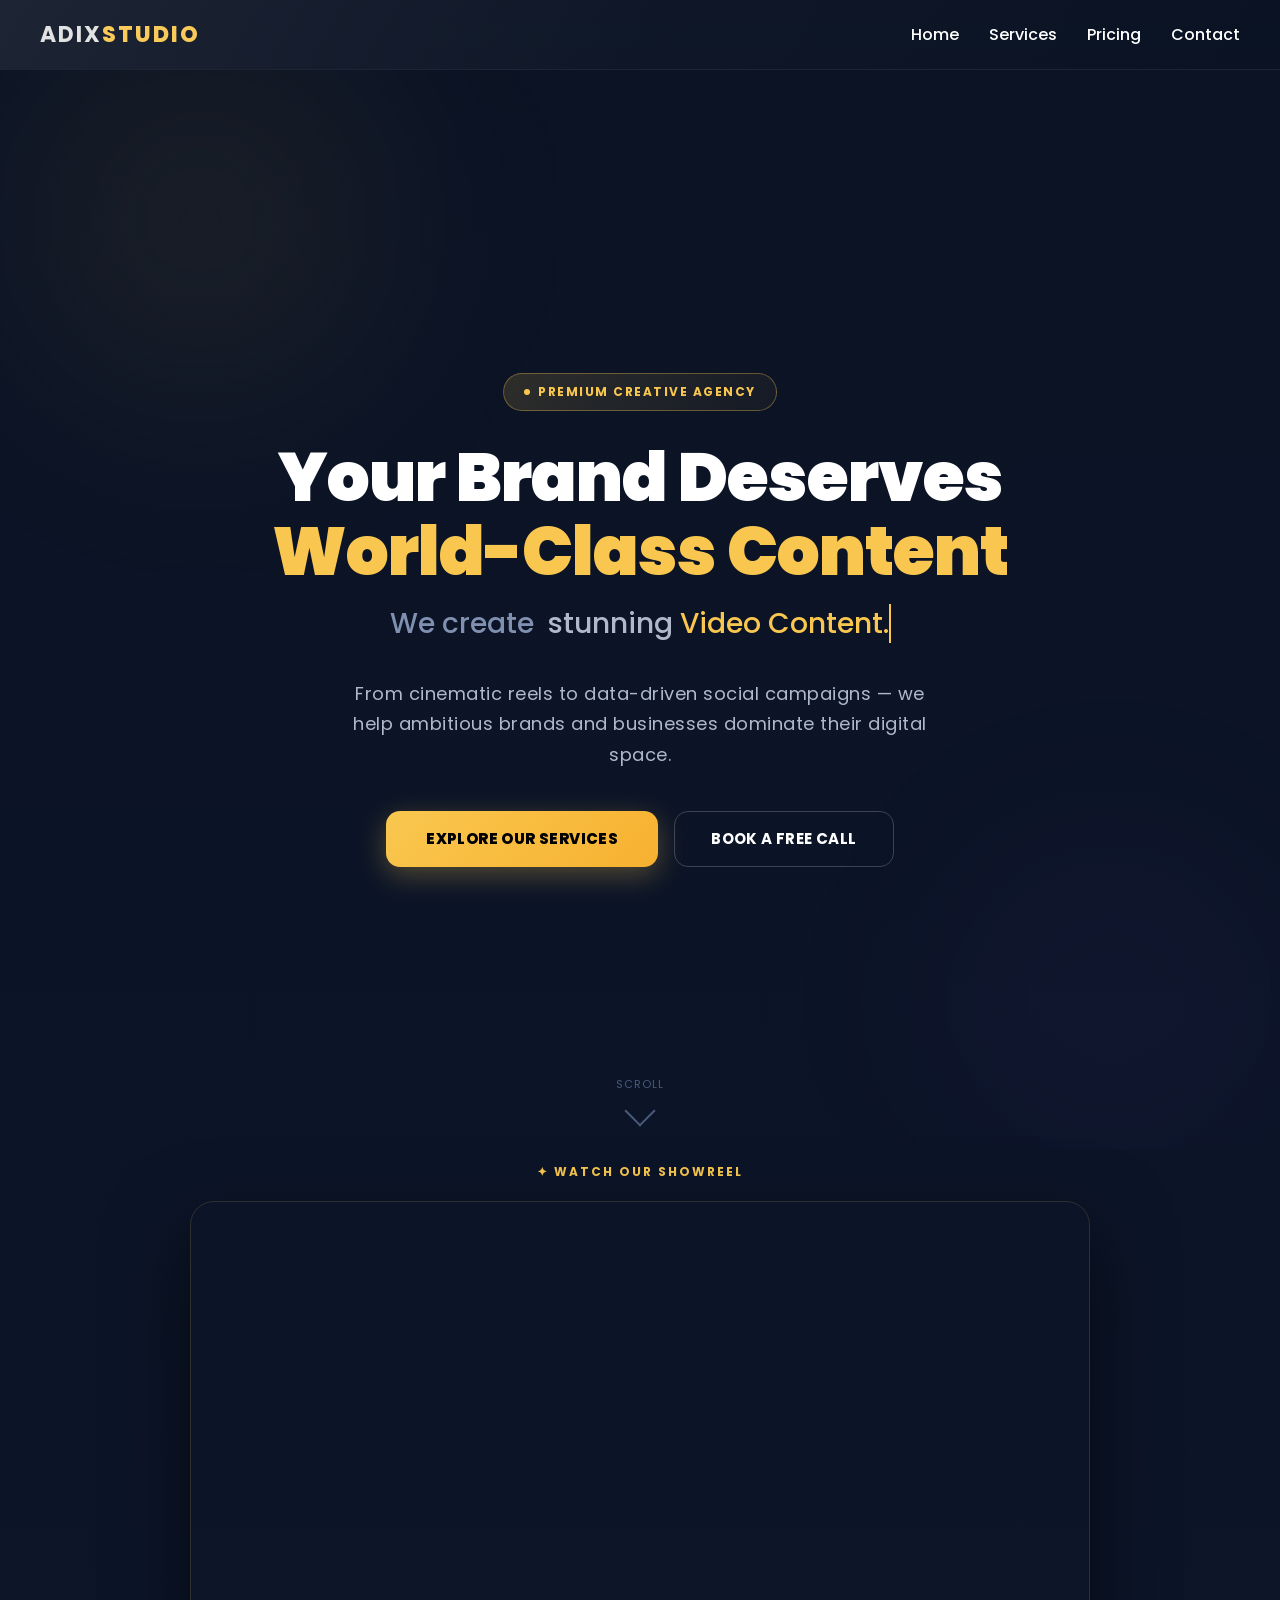
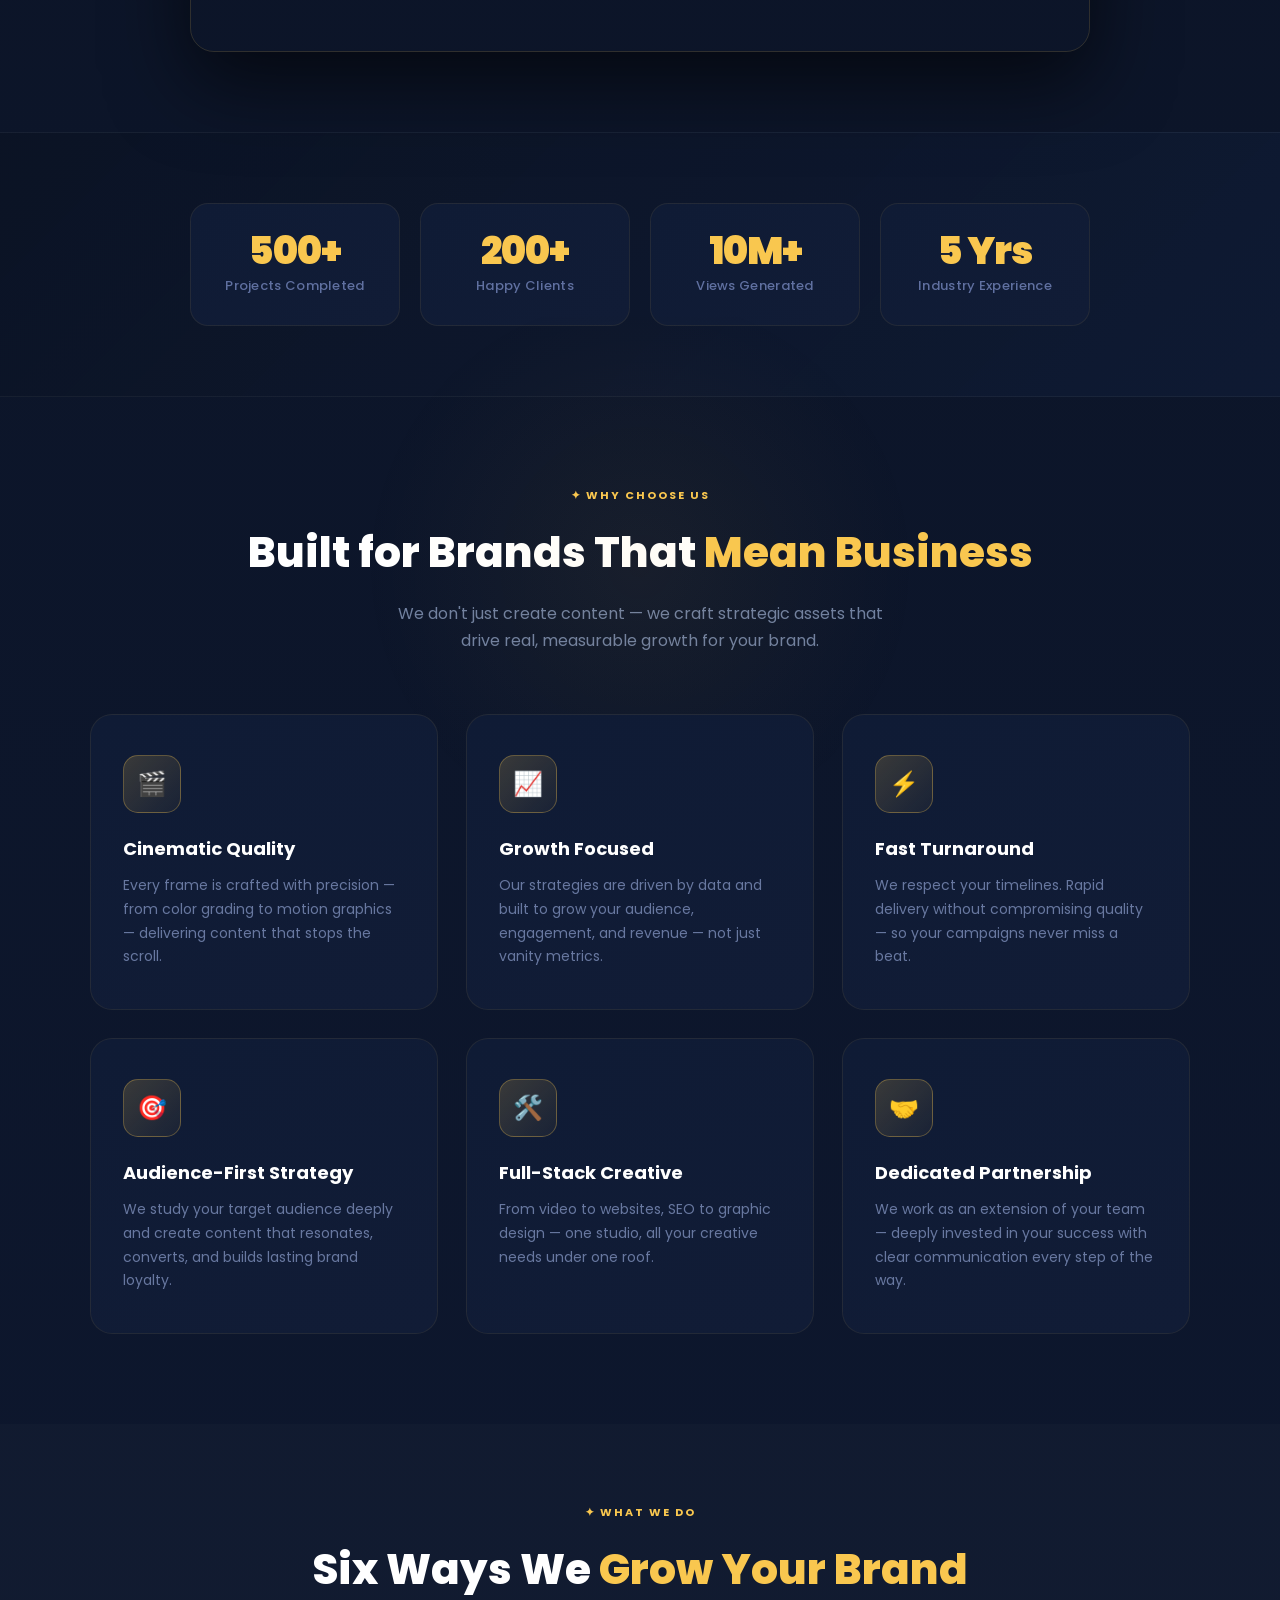
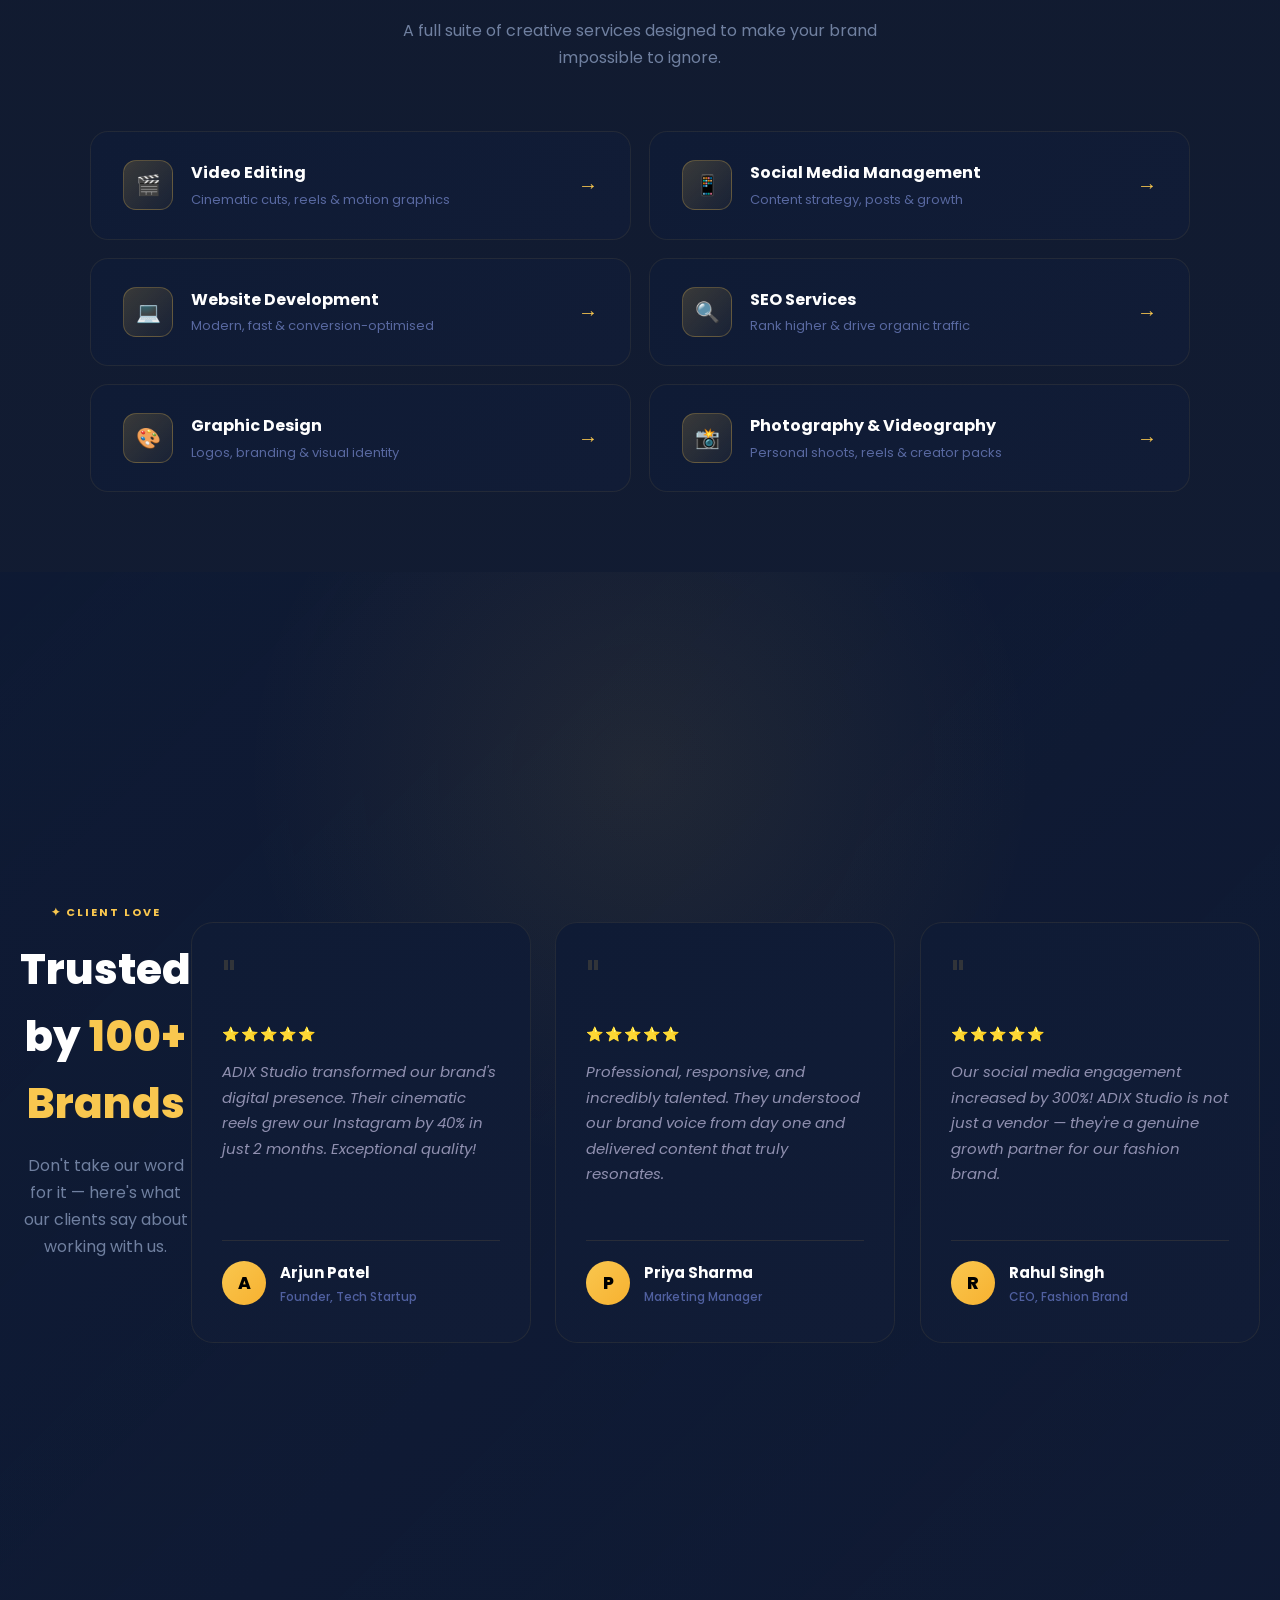
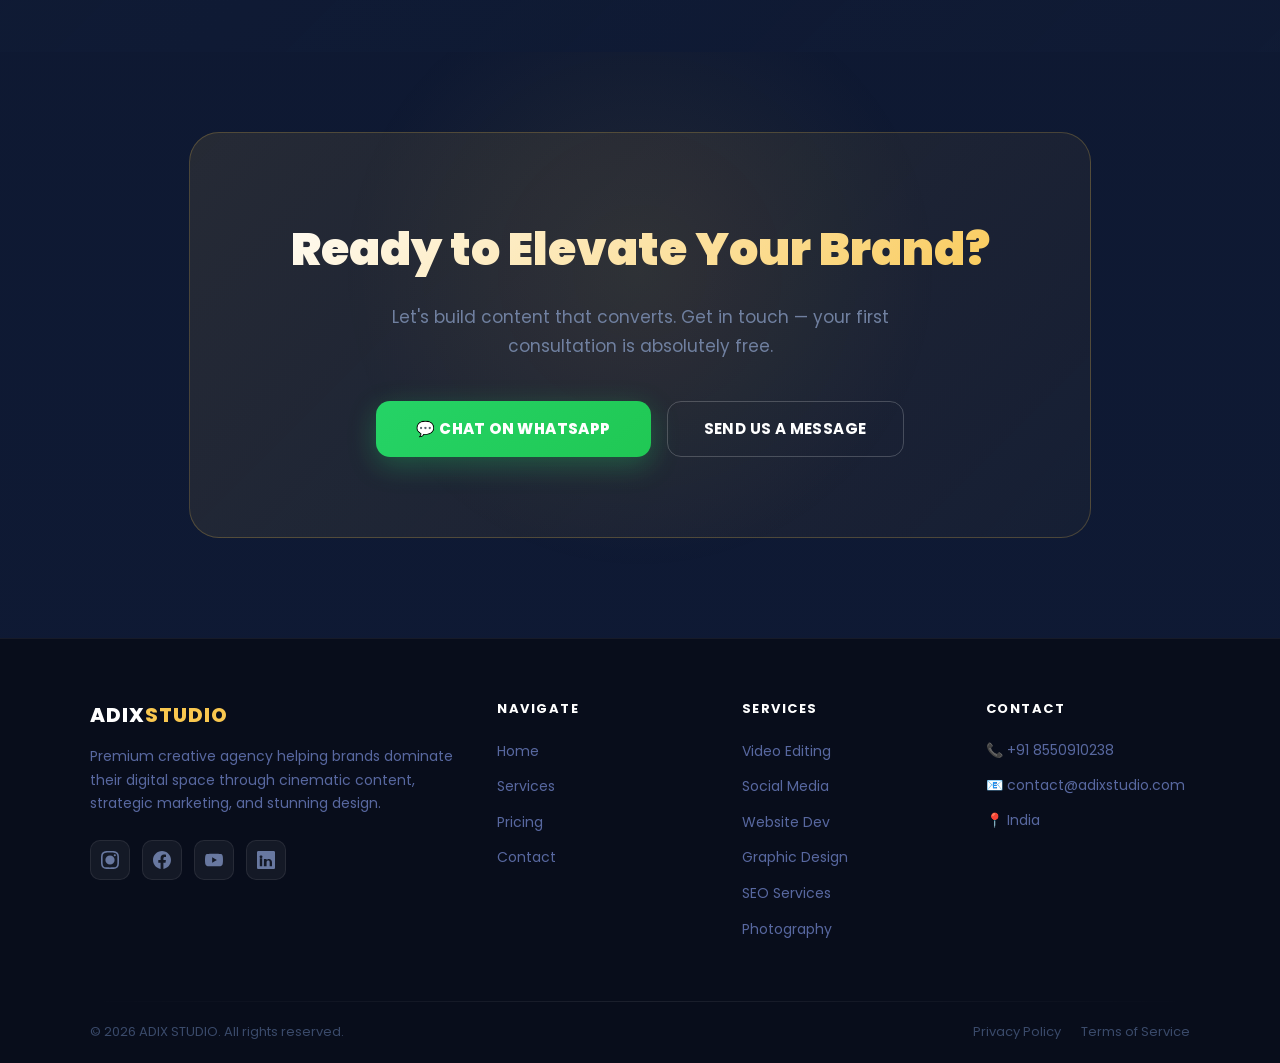
<file: INDEX.HTML>
<!DOCTYPE html>
<html lang="en">
<head>
  <meta charset="UTF-8" />
  <meta name="viewport" content="width=device-width, initial-scale=1.0"/>
  <title>ADIX STUDIO — Creative Agency for Brands &amp; Businesses</title>
  <meta name="description" content="ADIX STUDIO is a premium creative agency helping brands grow through cinematic video editing, social media management, SEO, and stunning design."/>
  <link rel="stylesheet" href="CSS/STYLE.CSS"/>
  <style>
    /* =============================================
       HOME PAGE — INTERACTIVE BRAND PITCH STYLES
    ============================================= */

    /* ---- HERO ---- */
    .hero {
      min-height: 100vh;
      display: flex;
      flex-direction: column;
      justify-content: center;
      align-items: center;
      text-align: center;
      padding: 100px 20px 80px;
      position: relative;
      overflow: hidden;
    }

    /* animated background blobs */
    .hero::before, .hero::after {
      content: "";
      position: absolute;
      border-radius: 50%;
      filter: blur(80px);
      z-index: 0;
      pointer-events: none;
      animation: blobFloat 8s ease-in-out infinite alternate;
    }
    .hero::before {
      width: 600px; height: 600px;
      top: -150px; left: -100px;
      background: radial-gradient(circle, rgba(249,199,79,0.08), transparent 70%);
    }
    .hero::after {
      width: 500px; height: 500px;
      bottom: -100px; right: -80px;
      background: radial-gradient(circle, rgba(120,80,255,0.06), transparent 70%);
      animation-delay: 2s;
    }
    @keyframes blobFloat {
      from { transform: translateY(0) scale(1); }
      to   { transform: translateY(40px) scale(1.1); }
    }

    .hero-content {
      position: relative; z-index: 1;
      max-width: 820px;
      margin: auto;
    }

    .hero-tag {
      display: inline-flex; align-items: center; gap: 8px;
      background: linear-gradient(135deg, rgba(249,199,79,0.15), rgba(249,199,79,0.04));
      border: 1px solid rgba(249,199,79,0.35);
      color: #f9c74f;
      font-size: 12px; font-weight: 700;
      padding: 8px 20px; border-radius: 50px;
      letter-spacing: 1.5px; text-transform: uppercase;
      animation: fadeInDown 0.7s ease both;
      margin-bottom: 30px;
    }
    .hero-tag .dot {
      width: 6px; height: 6px;
      background: #f9c74f; border-radius: 50%;
      animation: pulse-dot 1.5s ease infinite;
    }
    @keyframes pulse-dot {
      0%,100% { opacity: 1; transform: scale(1); }
      50% { opacity: 0.4; transform: scale(0.7); }
    }

    .hero h1 {
      font-size: clamp(36px, 6vw, 68px);
      font-weight: 900;
      color: #fff;
      line-height: 1.1;
      margin: 0 0 12px;
      letter-spacing: -1px;
      animation: fadeInUp 0.8s ease 0.15s both;
    }
    .hero h1 .gold { color: #f9c74f; }

    /* Typewriter line */
    .typewriter-wrap {
      font-size: clamp(18px, 3vw, 28px);
      color: #8090b0;
      font-weight: 500;
      margin: 0 0 32px;
      animation: fadeInUp 0.9s ease 0.3s both;
      min-height: 40px;
    }
    .typewriter-wrap .tw-static { color: #b0b8cc; }
    .typewriter-span {
      color: #f9c74f;
      border-right: 2px solid #f9c74f;
      animation: blink-cursor 0.7s step-end infinite;
    }
    @keyframes blink-cursor { 50% { border-color: transparent; } }

    .hero-sub {
      font-size: 16px; color: #7080a0;
      max-width: 540px; margin: 0 auto 48px;
      line-height: 1.7;
      animation: fadeInUp 1s ease 0.45s both;
    }

    /* CTA buttons */
    .hero-ctas {
      display: flex; flex-wrap: wrap; gap: 16px;
      justify-content: center;
      animation: fadeInUp 1s ease 0.6s both;
    }
    .btn-primary {
      background: linear-gradient(135deg, #f9c74f, #f7b130);
      color: #000; font-weight: 800; font-size: 15px;
      letter-spacing: 0.4px; text-transform: uppercase;
      padding: 16px 40px; border-radius: 14px;
      text-decoration: none;
      box-shadow: 0 8px 28px rgba(249,199,79,0.3);
      transition: all 0.3s ease;
      display: inline-block;
    }
    .btn-primary:hover {
      transform: translateY(-4px) scale(1.02);
      box-shadow: 0 16px 40px rgba(249,199,79,0.5);
    }
    .btn-outline {
      background: transparent;
      color: #fff; font-weight: 700; font-size: 15px;
      letter-spacing: 0.4px; text-transform: uppercase;
      padding: 15px 36px; border-radius: 14px;
      text-decoration: none;
      border: 1px solid rgba(255,255,255,0.2);
      transition: all 0.3s ease;
      display: inline-block;
    }
    .btn-outline:hover {
      border-color: #f9c74f;
      color: #f9c74f;
      transform: translateY(-4px);
      box-shadow: 0 10px 28px rgba(249,199,79,0.1);
    }

    /* Scroll indicator */
    .scroll-hint {
      position: absolute; bottom: 28px; left: 50%;
      transform: translateX(-50%);
      display: flex; flex-direction: column; align-items: center; gap: 6px;
      color: #4a5a7a; font-size: 11px; letter-spacing: 1px; text-transform: uppercase;
      animation: fadeIn 2s ease 1.5s both;
    }
    .scroll-hint .arrow {
      width: 20px; height: 20px;
      border-right: 2px solid #4a5a7a;
      border-bottom: 2px solid #4a5a7a;
      transform: rotate(45deg);
      animation: scrollBounce 1.4s ease infinite;
    }
    @keyframes scrollBounce {
      0%,100% { transform: rotate(45deg) translateY(0); opacity: 1; }
      50% { transform: rotate(45deg) translateY(5px); opacity: 0.5; }
    }
    @keyframes fadeIn { from { opacity: 0; } to { opacity: 1; } }

    /* ---- REEL SECTION ---- */
    .reel-section {
      padding: 0 20px 80px;
      position: relative; z-index: 1;
    }
    .reel-inner {
      max-width: 900px; margin: auto;
    }
    .reel-label {
      text-align: center;
      font-size: 12px; font-weight: 700; color: #f9c74f;
      letter-spacing: 2px; text-transform: uppercase;
      margin-bottom: 20px;
    }
    .video-frame {
      position: relative; border-radius: 24px; overflow: hidden;
      border: 1px solid rgba(249,199,79,0.15);
      box-shadow: 0 30px 80px rgba(0,0,0,0.6);
      cursor: pointer;
    }
    .video-frame video {
      width: 100%; display: block; border-radius: 24px;
    }
    .video-frame .play-overlay {
      position: absolute; inset: 0;
      background: rgba(0,0,0,0.35);
      display: flex; align-items: center; justify-content: center;
      opacity: 0; transition: opacity 0.3s ease;
      border-radius: 24px;
    }
    .video-frame:hover .play-overlay { opacity: 1; }
    .play-overlay .play-circle {
      width: 72px; height: 72px;
      background: rgba(249,199,79,0.9);
      border-radius: 50%;
      display: flex; align-items: center; justify-content: center;
      font-size: 26px;
      transition: transform 0.3s ease;
    }
    .video-frame:hover .play-circle { transform: scale(1.1); }

    /* ---- STATS ---- */
    .stats-section {
      padding: 70px 20px;
      border-top: 1px solid rgba(255,255,255,0.05);
      border-bottom: 1px solid rgba(255,255,255,0.05);
    }
    .stats-grid {
      max-width: 900px; margin: auto;
      display: grid;
      grid-template-columns: repeat(4, 1fr);
      gap: 20px;
    }
    .stat-card {
      text-align: center;
      padding: 28px 20px;
      background: linear-gradient(145deg, #0f1b35, #111c36);
      border: 1px solid rgba(249,199,79,0.08);
      border-radius: 18px;
      transition: all 0.3s ease;
      opacity: 0;
      transform: translateY(20px);
    }
    .stat-card.visible {
      opacity: 1; transform: translateY(0);
      transition: opacity 0.6s ease, transform 0.6s ease;
    }
    .stat-card:hover {
      border-color: rgba(249,199,79,0.3);
      transform: translateY(-5px);
      box-shadow: 0 12px 36px rgba(0,0,0,0.4);
    }
    .stat-number {
      font-size: 38px; font-weight: 900;
      color: #f9c74f; margin: 0 0 6px;
      line-height: 1;
    }
    .stat-label {
      font-size: 13px; color: #6070a0; margin: 0;
      font-weight: 500; letter-spacing: 0.3px;
    }

    /* ---- WHY ADIX / VALUE PROPS ---- */
    .why-section {
      padding: 90px 20px;
      position: relative;
    }
    .why-section::before {
      content: "";
      position: absolute; top: -80px; left: 50%;
      transform: translateX(-50%);
      width: 700px; height: 500px;
      background: radial-gradient(circle, rgba(249,199,79,0.05), transparent 65%);
      pointer-events: none;
    }
    .section-header {
      text-align: center; margin-bottom: 60px;
    }
    .section-header .s-tag {
      font-size: 11px; font-weight: 700; color: #f9c74f;
      letter-spacing: 2px; text-transform: uppercase;
      display: block; margin-bottom: 14px;
    }
    .section-header h2 {
      font-size: clamp(26px, 4vw, 42px); font-weight: 800; color: #fff;
      margin: 0 0 14px;
    }
    .section-header h2 span { color: #f9c74f; }
    .section-header p {
      font-size: 16px; color: #7080a0;
      max-width: 520px; margin: 0 auto;
      line-height: 1.7;
    }

    .vp-grid {
      max-width: 1100px; margin: auto;
      display: grid;
      grid-template-columns: repeat(3, 1fr);
      gap: 28px;
    }
    .vp-card {
      background: linear-gradient(160deg, #0f1b35, #111c36);
      border: 1px solid rgba(249,199,79,0.08);
      border-radius: 22px;
      padding: 40px 32px;
      transition: all 0.35s ease;
      position: relative; overflow: hidden;
      opacity: 0; transform: translateY(30px);
    }
    .vp-card.visible {
      opacity: 1; transform: translateY(0);
      transition: opacity 0.7s ease, transform 0.7s ease;
    }
    .vp-card:nth-child(2) { transition-delay: 0.1s; }
    .vp-card:nth-child(3) { transition-delay: 0.2s; }
    .vp-card:nth-child(4) { transition-delay: 0.05s; }
    .vp-card:nth-child(5) { transition-delay: 0.15s; }
    .vp-card:nth-child(6) { transition-delay: 0.25s; }
    .vp-card:hover {
      border-color: rgba(249,199,79,0.35);
      transform: translateY(-8px);
      box-shadow: 0 20px 50px rgba(0,0,0,0.5);
    }
    .vp-icon {
      width: 56px; height: 56px;
      background: linear-gradient(135deg, rgba(249,199,79,0.18), rgba(249,199,79,0.04));
      border: 1px solid rgba(249,199,79,0.3);
      border-radius: 15px;
      display: flex; align-items: center; justify-content: center;
      font-size: 24px; margin-bottom: 22px;
    }
    .vp-card h3 {
      font-size: 18px; font-weight: 700; color: #fff;
      margin: 0 0 10px;
    }
    .vp-card p {
      font-size: 14px; color: #6878a0;
      margin: 0; line-height: 1.7;
    }

    /* ---- SERVICES TEASER ---- */
    .services-teaser {
      padding: 80px 20px;
      background: rgba(255,255,255,0.015);
    }
    .services-strips {
      max-width: 1100px; margin: 40px auto 0;
      display: grid;
      grid-template-columns: repeat(2, 1fr);
      gap: 18px;
    }
    .service-strip {
      background: linear-gradient(145deg, #0f1b35, #111c36);
      border: 1px solid rgba(249,199,79,0.08);
      border-radius: 18px;
      padding: 28px 32px;
      display: flex; align-items: center; justify-content: space-between;
      text-decoration: none; color: inherit;
      transition: all 0.3s ease;
      opacity: 0; transform: translateX(-20px);
    }
    .service-strip.visible {
      opacity: 1; transform: translateX(0);
      transition: opacity 0.6s ease, transform 0.6s ease;
    }
    .service-strip:nth-child(even) {
      transform: translateX(20px);
    }
    .service-strip:nth-child(even).visible {
      transform: translateX(0);
    }
    .service-strip:hover {
      border-color: rgba(249,199,79,0.4);
      transform: translateX(6px) scale(1.01);
      box-shadow: 0 12px 36px rgba(0,0,0,0.4);
    }
    .strip-left {
      display: flex; align-items: center; gap: 18px;
    }
    .strip-icon {
      width: 48px; height: 48px;
      background: linear-gradient(135deg, rgba(249,199,79,0.18), rgba(249,199,79,0.04));
      border: 1px solid rgba(249,199,79,0.25);
      border-radius: 13px;
      display: flex; align-items: center; justify-content: center;
      font-size: 20px; flex-shrink: 0;
    }
    .strip-text h4 {
      font-size: 16px; font-weight: 700; color: #fff; margin: 0 0 4px;
    }
    .strip-text p {
      font-size: 13px; color: #5868a0; margin: 0;
    }
    .strip-arrow {
      color: #f9c74f; font-size: 20px;
      transition: transform 0.3s ease; flex-shrink: 0;
    }
    .service-strip:hover .strip-arrow {
      transform: translateX(5px);
    }

    /* ---- TESTIMONIALS ---- */
    .testimonials-section {
      padding: 90px 20px;
    }
    .testimonials-grid {
      max-width: 1100px; margin: 40px auto 0;
      display: grid;
      grid-template-columns: repeat(3, 1fr);
      gap: 24px;
    }
    .testimonial-card {
      background: linear-gradient(145deg, #0f1b35, #111c36);
      border: 1px solid rgba(249,199,79,0.08);
      border-radius: 22px;
      padding: 36px 30px;
      position: relative;
      transition: all 0.35s ease;
      opacity: 0; transform: translateY(30px);
    }
    .testimonial-card.visible {
      opacity: 1; transform: translateY(0);
    }
    .testimonial-card:nth-child(2) { transition-delay: 0.1s; }
    .testimonial-card:nth-child(3) { transition-delay: 0.2s; }
    .testimonial-card:hover {
      border-color: rgba(249,199,79,0.25);
      transform: translateY(-8px);
      box-shadow: 0 20px 50px rgba(0,0,0,0.4);
    }
    .quote-icon {
      font-size: 48px; color: rgba(249,199,79,0.15);
      line-height: 1; margin-bottom: 16px; display: block;
    }
    .testimonial-text {
      font-size: 15px; color: #9090b0;
      line-height: 1.7; margin: 0 0 28px;
      font-style: italic;
    }
    .testimonial-author {
      display: flex; align-items: center; gap: 14px;
    }
    .author-avatar {
      width: 44px; height: 44px;
      background: linear-gradient(135deg, #f9c74f, #f7b130);
      border-radius: 50%;
      display: flex; align-items: center; justify-content: center;
      font-weight: 800; font-size: 17px; color: #000;
      flex-shrink: 0;
    }
    .author-name {
      font-size: 15px; font-weight: 700; color: #fff; margin: 0 0 2px;
    }
    .author-role {
      font-size: 12px; color: #5060a0; margin: 0;
    }
    .stars {
      font-size: 14px; margin-bottom: 14px; letter-spacing: 2px;
    }

    /* ---- FINAL CTA ---- */
    .final-cta {
      padding: 80px 20px 100px;
      text-align: center;
      position: relative; overflow: hidden;
    }
    .final-cta::before {
      content: "";
      position: absolute; top: -80px; left: 50%;
      transform: translateX(-50%);
      width: 700px; height: 600px;
      background: radial-gradient(circle, rgba(249,199,79,0.08), transparent 65%);
      pointer-events: none;
    }
    .cta-card {
      background: linear-gradient(135deg, rgba(249,199,79,0.1), rgba(249,199,79,0.03));
      border: 1px solid rgba(249,199,79,0.22);
      border-radius: 30px;
      padding: 80px 40px;
      max-width: 820px; margin: auto;
      position: relative; z-index: 1;
    }
    .cta-card h2 {
      font-size: clamp(28px, 4.5vw, 46px); font-weight: 900;
      background: linear-gradient(135deg, #fff, #f9c74f);
      -webkit-background-clip: text; -webkit-text-fill-color: transparent;
      background-clip: text; margin: 0 0 16px;
    }
    .cta-card p {
      font-size: 17px; color: #7080a0;
      max-width: 500px; margin: 0 auto 40px; line-height: 1.7;
    }
    .cta-btns {
      display: flex; flex-wrap: wrap; gap: 16px; justify-content: center;
    }
    .btn-whatsapp {
      background: linear-gradient(135deg, #25D366, #20c854);
      color: #fff; font-weight: 800; font-size: 15px;
      text-transform: uppercase; letter-spacing: 0.4px;
      padding: 16px 40px; border-radius: 14px;
      text-decoration: none;
      box-shadow: 0 8px 28px rgba(37,211,102,0.3);
      transition: all 0.3s ease; display: inline-flex;
      align-items: center; gap: 8px;
    }
    .btn-whatsapp:hover {
      transform: translateY(-4px);
      box-shadow: 0 16px 40px rgba(37,211,102,0.5);
    }

    /* ---- FOOTER ---- */
    .footer {
      background: rgba(8, 13, 26, 0.95);
      border-top: 1px solid rgba(255,255,255,0.06);
      padding: 60px 20px 0;
    }
    .footer-content {
      max-width: 1100px; margin: auto;
      display: grid;
      grid-template-columns: 1.8fr 1fr 1fr 1fr;
      gap: 40px; padding-bottom: 50px;
    }
    .footer-title {
      font-size: 20px; font-weight: 800; color: #fff;
      letter-spacing: 1px; margin: 0 0 14px;
    }
    .footer-title span { color: #f9c74f; }
    .footer-desc {
      font-size: 14px; color: #5868a0;
      line-height: 1.7; margin: 0 0 24px;
    }
    .social-links { display: flex; gap: 12px; flex-wrap: wrap; }
    .social-icon {
      width: 38px; height: 38px;
      background: rgba(255,255,255,0.05);
      border: 1px solid rgba(255,255,255,0.08);
      border-radius: 10px;
      display: flex; align-items: center; justify-content: center;
      color: #6878a0;
      transition: all 0.3s ease;
      text-decoration: none;
    }
    .social-icon:hover {
      background: rgba(249,199,79,0.15);
      border-color: rgba(249,199,79,0.4);
      color: #f9c74f;
      transform: translateY(-3px);
    }
    .footer-section h4 {
      font-size: 13px; font-weight: 700; color: #fff;
      text-transform: uppercase; letter-spacing: 1.5px;
      margin: 0 0 18px;
    }
    .footer-links { list-style: none; padding: 0; margin: 0; }
    .footer-links li { margin-bottom: 10px; }
    .footer-links a {
      font-size: 14px; color: #5868a0;
      text-decoration: none;
      transition: color 0.3s ease;
    }
    .footer-links a:hover { color: #f9c74f; }
    .footer-contact {
      font-size: 14px; color: #5868a0;
      margin: 0 0 10px;
    }
    .footer-divider {
      height: 1px;
      background: linear-gradient(90deg, transparent, rgba(255,255,255,0.08), transparent);
      max-width: 1100px; margin: 0 auto;
    }
    .footer-bottom {
      max-width: 1100px; margin: auto;
      display: flex; justify-content: space-between; align-items: center;
      padding: 20px 0; flex-wrap: wrap; gap: 12px;
    }
    .footer-bottom p { font-size: 13px; color: #3a4a6a; margin: 0; }
    .footer-links-bottom { display: flex; gap: 20px; }
    .footer-links-bottom a {
      font-size: 13px; color: #3a4a6a;
      text-decoration: none; transition: color 0.3s ease;
    }
    .footer-links-bottom a:hover { color: #f9c74f; }

    /* ---- VIDEO MODAL ---- */
    .video-modal {
      display: none;
      position: fixed; inset: 0;
      background: rgba(0,0,0,0.95);
      justify-content: center; align-items: center;
      z-index: 1100;
    }
    .video-modal.active { display: flex; }
    .video-container {
      position: relative; width: 90%; max-width: 900px;
    }
    .video-container video { width: 100%; border-radius: 16px; }
    .close-btn {
      position: absolute; top: -42px; right: 0;
      font-size: 28px; cursor: pointer; color: #fff;
      background: none; border: none; transition: color 0.3s ease;
    }
    .close-btn:hover { color: #f9c74f; }

    /* ---- RESPONSIVE ---- */
    @media (max-width: 900px) {
      .vp-grid, .testimonials-grid { grid-template-columns: 1fr 1fr; }
      .services-strips { grid-template-columns: 1fr; }
      .footer-content { grid-template-columns: 1fr 1fr; }
    }
    @media (max-width: 640px) {
      .stats-grid { grid-template-columns: repeat(2,1fr); }
      .vp-grid, .testimonials-grid { grid-template-columns: 1fr; }
      .hero-ctas { flex-direction: column; align-items: center; }
      .footer-content { grid-template-columns: 1fr; }
      .footer-bottom { flex-direction: column; text-align: center; }
    }
  </style>
</head>
<body>

<!-- NAVBAR -->
<header class="navbar">
  <div class="logo">ADIX<span>STUDIO</span></div>
  <nav class="nav-links">
    <a href="INDEX.HTML">Home</a>
    <a href="SERVICE.HTML">Services</a>
    <a href="PRICING.HTML">Pricing</a>
    <a href="CONTACT.HTML">Contact</a>
  </nav>
  <div class="menu-toggle" id="menuToggle">☰</div>
</header>

<!-- ===================== HERO ===================== -->
<section class="hero" id="home">
  <div class="hero-content">
    <div class="hero-tag">
      <span class="dot"></span>
      Premium Creative Agency
    </div>

    <h1>Your Brand Deserves <br><span class="gold">World-Class Content</span></h1>

    <div class="typewriter-wrap">
      We create &nbsp;<span class="tw-static">stunning </span><span class="typewriter-span" id="tw"></span>
    </div>

    <p class="hero-sub">
      From cinematic reels to data-driven social campaigns — we help ambitious brands and businesses dominate their digital space.
    </p>

    <div class="hero-ctas">
      <a href="SERVICE.HTML" class="btn-primary">Explore Our Services</a>
      <a href="CONTACT.HTML" class="btn-outline">Book a Free Call</a>
    </div>
  </div>

  <div class="scroll-hint">
    <span>Scroll</span>
    <div class="arrow"></div>
  </div>
</section>

<!-- ===================== SHOWREEL ===================== -->
<section class="reel-section">
  <div class="reel-inner">
    <p class="reel-label">✦ Watch Our Showreel</p>
    <div class="video-frame" id="reelCard" onclick="openVideo()">
      <video class="preview-video" muted autoplay loop playsinline>
        <source src="ASSETS/INTRO.mp4" type="video/mp4">
      </video>
      <div class="play-overlay">
        <div class="play-circle">▶</div>
      </div>
    </div>
  </div>
</section>

<!-- ===================== STATS ===================== -->
<section class="stats-section">
  <div class="stats-grid">
    <div class="stat-card" data-reveal>
      <div class="stat-number" data-count="500">0</div>
      <p class="stat-label">Projects Completed</p>
    </div>
    <div class="stat-card" data-reveal>
      <div class="stat-number" data-count="200">0</div>
      <p class="stat-label">Happy Clients</p>
    </div>
    <div class="stat-card" data-reveal>
      <div class="stat-number" data-count="10" data-suffix="M+">0</div>
      <p class="stat-label">Views Generated</p>
    </div>
    <div class="stat-card" data-reveal>
      <div class="stat-number" data-count="5" data-suffix=" Yrs">0</div>
      <p class="stat-label">Industry Experience</p>
    </div>
  </div>
</section>

<!-- ===================== WHY ADIX ===================== -->
<section class="why-section">
  <div class="section-header">
    <span class="s-tag">✦ Why Choose Us</span>
    <h2>Built for Brands That <span>Mean Business</span></h2>
    <p>We don't just create content — we craft strategic assets that drive real, measurable growth for your brand.</p>
  </div>
  <div class="vp-grid">
    <div class="vp-card" data-reveal>
      <div class="vp-icon">🎬</div>
      <h3>Cinematic Quality</h3>
      <p>Every frame is crafted with precision — from color grading to motion graphics — delivering content that stops the scroll.</p>
    </div>
    <div class="vp-card" data-reveal>
      <div class="vp-icon">📈</div>
      <h3>Growth Focused</h3>
      <p>Our strategies are driven by data and built to grow your audience, engagement, and revenue — not just vanity metrics.</p>
    </div>
    <div class="vp-card" data-reveal>
      <div class="vp-icon">⚡</div>
      <h3>Fast Turnaround</h3>
      <p>We respect your timelines. Rapid delivery without compromising quality — so your campaigns never miss a beat.</p>
    </div>
    <div class="vp-card" data-reveal>
      <div class="vp-icon">🎯</div>
      <h3>Audience-First Strategy</h3>
      <p>We study your target audience deeply and create content that resonates, converts, and builds lasting brand loyalty.</p>
    </div>
    <div class="vp-card" data-reveal>
      <div class="vp-icon">🛠️</div>
      <h3>Full-Stack Creative</h3>
      <p>From video to websites, SEO to graphic design — one studio, all your creative needs under one roof.</p>
    </div>
    <div class="vp-card" data-reveal>
      <div class="vp-icon">🤝</div>
      <h3>Dedicated Partnership</h3>
      <p>We work as an extension of your team — deeply invested in your success with clear communication every step of the way.</p>
    </div>
  </div>
</section>

<!-- ===================== SERVICES TEASER ===================== -->
<section class="services-teaser">
  <div class="section-header">
    <span class="s-tag">✦ What We Do</span>
    <h2>Six Ways We <span>Grow Your Brand</span></h2>
    <p>A full suite of creative services designed to make your brand impossible to ignore.</p>
  </div>
  <div class="services-strips">
    <a href="SERVICE.HTML" class="service-strip" data-reveal>
      <div class="strip-left">
        <div class="strip-icon">🎬</div>
        <div class="strip-text">
          <h4>Video Editing</h4>
          <p>Cinematic cuts, reels &amp; motion graphics</p>
        </div>
      </div>
      <span class="strip-arrow">→</span>
    </a>
    <a href="SERVICE.HTML" class="service-strip" data-reveal>
      <div class="strip-left">
        <div class="strip-icon">📱</div>
        <div class="strip-text">
          <h4>Social Media Management</h4>
          <p>Content strategy, posts &amp; growth</p>
        </div>
      </div>
      <span class="strip-arrow">→</span>
    </a>
    <a href="SERVICE.HTML" class="service-strip" data-reveal>
      <div class="strip-left">
        <div class="strip-icon">💻</div>
        <div class="strip-text">
          <h4>Website Development</h4>
          <p>Modern, fast &amp; conversion-optimised</p>
        </div>
      </div>
      <span class="strip-arrow">→</span>
    </a>
    <a href="SERVICE.HTML" class="service-strip" data-reveal>
      <div class="strip-left">
        <div class="strip-icon">🔍</div>
        <div class="strip-text">
          <h4>SEO Services</h4>
          <p>Rank higher &amp; drive organic traffic</p>
        </div>
      </div>
      <span class="strip-arrow">→</span>
    </a>
    <a href="SERVICE.HTML" class="service-strip" data-reveal>
      <div class="strip-left">
        <div class="strip-icon">🎨</div>
        <div class="strip-text">
          <h4>Graphic Design</h4>
          <p>Logos, branding &amp; visual identity</p>
        </div>
      </div>
      <span class="strip-arrow">→</span>
    </a>
    <a href="SERVICE.HTML" class="service-strip" data-reveal>
      <div class="strip-left">
        <div class="strip-icon">📸</div>
        <div class="strip-text">
          <h4>Photography &amp; Videography</h4>
          <p>Personal shoots, reels &amp; creator packs</p>
        </div>
      </div>
      <span class="strip-arrow">→</span>
    </a>
  </div>
</section>

<!-- ===================== TESTIMONIALS ===================== -->
<section class="testimonials-section" id="testimonials">
  <div class="section-header">
    <span class="s-tag">✦ Client Love</span>
    <h2>Trusted by <span>100+ Brands</span></h2>
    <p>Don't take our word for it — here's what our clients say about working with us.</p>
  </div>
  <div class="testimonials-grid">
    <div class="testimonial-card" data-reveal>
      <span class="quote-icon">"</span>
      <div class="stars">⭐⭐⭐⭐⭐</div>
      <p class="testimonial-text">ADIX Studio transformed our brand's digital presence. Their cinematic reels grew our Instagram by 40% in just 2 months. Exceptional quality!</p>
      <div class="testimonial-author">
        <div class="author-avatar">A</div>
        <div>
          <p class="author-name">Arjun Patel</p>
          <p class="author-role">Founder, Tech Startup</p>
        </div>
      </div>
    </div>
    <div class="testimonial-card" data-reveal>
      <span class="quote-icon">"</span>
      <div class="stars">⭐⭐⭐⭐⭐</div>
      <p class="testimonial-text">Professional, responsive, and incredibly talented. They understood our brand voice from day one and delivered content that truly resonates.</p>
      <div class="testimonial-author">
        <div class="author-avatar">P</div>
        <div>
          <p class="author-name">Priya Sharma</p>
          <p class="author-role">Marketing Manager</p>
        </div>
      </div>
    </div>
    <div class="testimonial-card" data-reveal>
      <span class="quote-icon">"</span>
      <div class="stars">⭐⭐⭐⭐⭐</div>
      <p class="testimonial-text">Our social media engagement increased by 300%! ADIX Studio is not just a vendor — they're a genuine growth partner for our fashion brand.</p>
      <div class="testimonial-author">
        <div class="author-avatar">R</div>
        <div>
          <p class="author-name">Rahul Singh</p>
          <p class="author-role">CEO, Fashion Brand</p>
        </div>
      </div>
    </div>
  </div>
</section>

<!-- ===================== FINAL CTA ===================== -->
<section class="final-cta">
  <div class="cta-card">
    <h2>Ready to Elevate Your Brand?</h2>
    <p>Let's build content that converts. Get in touch — your first consultation is absolutely free.</p>
    <div class="cta-btns">
      <a href="https://wa.me/918550910238" class="btn-whatsapp" target="_blank">
        💬 Chat on WhatsApp
      </a>
      <a href="CONTACT.HTML" class="btn-outline">Send Us a Message</a>
    </div>
  </div>
</section>

<!-- ===================== FOOTER ===================== -->
<footer class="footer">
  <div class="footer-content">
    <div class="footer-section">
      <h3 class="footer-title">ADIX<span>STUDIO</span></h3>
      <p class="footer-desc">Premium creative agency helping brands dominate their digital space through cinematic content, strategic marketing, and stunning design.</p>
      <div class="social-links">
        <a href="https://instagram.com" class="social-icon" title="Instagram">
          <svg width="18" height="18" viewBox="0 0 24 24" fill="currentColor"><path d="M12 2.163c3.204 0 3.584.012 4.85.07 3.252.148 4.771 1.691 4.919 4.919.058 1.265.069 1.645.069 4.849 0 3.205-.012 3.584-.069 4.849-.149 3.225-1.664 4.771-4.919 4.919-1.266.058-1.644.07-4.85.07-3.204 0-3.584-.012-4.849-.07-3.26-.149-4.771-1.699-4.919-4.92-.058-1.265-.07-1.644-.07-4.849 0-3.204.013-3.583.07-4.849.149-3.227 1.664-4.771 4.919-4.919 1.265-.057 1.645-.069 4.849-.069zm0-2.163c-3.259 0-3.667.013-4.947.072-4.358.2-6.78 2.618-6.98 6.98-.059 1.281-.073 1.689-.073 4.948 0 3.259.013 3.668.072 4.948.2 4.358 2.618 6.78 6.98 6.98 1.281.058 1.689.072 4.948.072 3.259 0 3.668-.013 4.948-.072 4.354-.2 6.782-2.618 6.979-6.98.059-1.28.073-1.689.073-4.948 0-3.259-.013-3.667-.072-4.947-.196-4.354-2.617-6.78-6.979-6.98-1.281-.059-1.69-.073-4.949-.073zM5.838 12a6.162 6.162 0 1 1 12.324 0 6.162 6.162 0 0 1-12.324 0zM12 16a4 4 0 1 1 0-8 4 4 0 0 1 0 8zm4.965-10.322a1.44 1.44 0 1 1 2.881.001 1.44 1.44 0 0 1-2.881-.001z"/></svg>
        </a>
        <a href="https://facebook.com" class="social-icon" title="Facebook">
          <svg width="18" height="18" viewBox="0 0 24 24" fill="currentColor"><path d="M24 12.073c0-6.627-5.373-12-12-12s-12 5.373-12 12c0 5.99 4.388 10.954 10.125 11.854v-8.385H7.078v-3.47h3.047V9.43c0-3.007 1.792-4.669 4.533-4.669 1.312 0 2.686.235 2.686.235v2.953H15.83c-1.491 0-1.956.925-1.956 1.874v2.25h3.328l-.532 3.47h-2.796v8.385C19.612 23.027 24 18.062 24 12.073z"/></svg>
        </a>
        <a href="https://youtube.com" class="social-icon" title="YouTube">
          <svg width="18" height="18" viewBox="0 0 24 24" fill="currentColor"><path d="M23.498 6.186a3.016 3.016 0 0 0-2.122-2.136C19.505 3.545 12 3.545 12 3.545s-7.505 0-9.377.505A3.017 3.017 0 0 0 .502 6.186C0 8.07 0 12 0 12s0 3.93.502 5.814a3.016 3.016 0 0 0 2.122 2.136c1.871.505 9.376.505 9.376.505s7.505 0 9.377-.505a3.015 3.015 0 0 0 2.122-2.136C24 15.93 24 12 24 12s0-3.93-.502-5.814zM9.545 15.568V8.432L15.818 12l-6.273 3.568z"/></svg>
        </a>
        <a href="https://linkedin.com" class="social-icon" title="LinkedIn">
          <svg width="18" height="18" viewBox="0 0 24 24" fill="currentColor"><path d="M20.447 20.452h-3.554v-5.569c0-1.328-.475-2.236-1.986-2.236-1.081 0-1.722.731-2.004 1.438-.103.25-.129.599-.129.948v5.419h-3.554s.05-8.736 0-9.646h3.554v1.364c.429-.647 1.3-1.573 3.168-1.573 2.314 0 4.04 1.513 4.04 4.802v5.053zM5.337 9.432c-1.144 0-1.915-.758-1.915-1.71 0-.968.77-1.71 1.95-1.71 1.177 0 1.914.742 1.939 1.71 0 .952-.762 1.71-1.974 1.71zm1.605 11.02H3.73V9.806h3.212v10.646zM22.225 0H1.771C.792 0 0 .774 0 1.729v20.542C0 23.227.792 24 1.771 24h20.451C23.2 24 24 23.227 24 22.271V1.729C24 .774 23.2 0 22.225 0z"/></svg>
        </a>
      </div>
    </div>

    <div class="footer-section">
      <h4>Navigate</h4>
      <ul class="footer-links">
        <li><a href="INDEX.HTML">Home</a></li>
        <li><a href="SERVICE.HTML">Services</a></li>
        <li><a href="PRICING.HTML">Pricing</a></li>
        <li><a href="CONTACT.HTML">Contact</a></li>
      </ul>
    </div>

    <div class="footer-section">
      <h4>Services</h4>
      <ul class="footer-links">
        <li><a href="SERVICE.HTML">Video Editing</a></li>
        <li><a href="SERVICE.HTML">Social Media</a></li>
        <li><a href="SERVICE.HTML">Website Dev</a></li>
        <li><a href="SERVICE.HTML">Graphic Design</a></li>
        <li><a href="SERVICE.HTML">SEO Services</a></li>
        <li><a href="SERVICE.HTML">Photography</a></li>
      </ul>
    </div>

    <div class="footer-section">
      <h4>Contact</h4>
      <p class="footer-contact">📞 +91 8550910238</p>
      <p class="footer-contact">📧 contact@adixstudio.com</p>
      <p class="footer-contact">📍 India</p>
    </div>
  </div>

  <div class="footer-divider"></div>
  <div class="footer-bottom">
    <p>© 2026 ADIX STUDIO. All rights reserved.</p>
    <div class="footer-links-bottom">
      <a href="#">Privacy Policy</a>
      <a href="#">Terms of Service</a>
    </div>
  </div>
</footer>

<!-- VIDEO MODAL -->
<div class="video-modal" id="videoModal">
  <div class="video-container">
    <button class="close-btn" onclick="closeVideo()">✖</button>
    <video id="fullVideo" controls>
      <source src="ASSETS/INTRO.mp4" type="video/mp4">
    </video>
  </div>
</div>

<script>
  /* ---- NAV TOGGLE ---- */
  const toggle = document.getElementById('menuToggle');
  const navLinks = document.querySelector('.nav-links');
  toggle.addEventListener('click', () => {
    navLinks.classList.toggle('active');
    toggle.classList.toggle('active');
  });

  /* ---- TYPEWRITER ---- */
  const words = ['Video Content.', 'Viral Reels.', 'Brand Stories.', 'Web Experiences.', 'Social Campaigns.', 'Design Systems.'];
  let wi = 0, ci = 0, deleting = false;
  const tw = document.getElementById('tw');
  function typeLoop() {
    const word = words[wi];
    if (!deleting) {
      tw.textContent = word.slice(0, ++ci);
      if (ci === word.length) { deleting = true; setTimeout(typeLoop, 1600); return; }
    } else {
      tw.textContent = word.slice(0, --ci);
      if (ci === 0) { deleting = false; wi = (wi + 1) % words.length; }
    }
    setTimeout(typeLoop, deleting ? 40 : 80);
  }
  typeLoop();

  /* ---- SCROLL REVEAL ---- */
  const revealEls = document.querySelectorAll('[data-reveal]');
  const revealObs = new IntersectionObserver((entries) => {
    entries.forEach(e => {
      if (e.isIntersecting) {
        e.target.classList.add('visible');
        revealObs.unobserve(e.target);
      }
    });
  }, { threshold: 0.12 });
  revealEls.forEach(el => revealObs.observe(el));

  /* Same for testimonials and stat cards */
  document.querySelectorAll('.stat-card, .testimonial-card').forEach(el => {
    el.style.transition = 'opacity 0.6s ease, transform 0.6s ease';
    revealObs.observe(el);
  });

  /* ---- COUNTER ANIMATION ---- */
  function animateCount(el) {
    const target = parseInt(el.dataset.count);
    const suffix = el.dataset.suffix || '+';
    let current = 0;
    const step = Math.ceil(target / 60);
    const timer = setInterval(() => {
      current = Math.min(current + step, target);
      el.textContent = current + suffix;
      if (current >= target) clearInterval(timer);
    }, 20);
  }
  const counterObs = new IntersectionObserver((entries) => {
    entries.forEach(e => {
      if (e.isIntersecting) {
        animateCount(e.target);
        counterObs.unobserve(e.target);
      }
    });
  }, { threshold: 0.4 });
  document.querySelectorAll('[data-count]').forEach(el => counterObs.observe(el));

  /* ---- VIDEO MODAL ---- */
  function openVideo() {
    document.getElementById('videoModal').classList.add('active');
    document.getElementById('fullVideo').play();
  }
  function closeVideo() {
    document.getElementById('videoModal').classList.remove('active');
    const v = document.getElementById('fullVideo');
    v.pause(); v.currentTime = 0;
  }
  document.getElementById('videoModal').addEventListener('click', function(e) {
    if (e.target === this) closeVideo();
  });
</script>
</body>
</html>
</file>
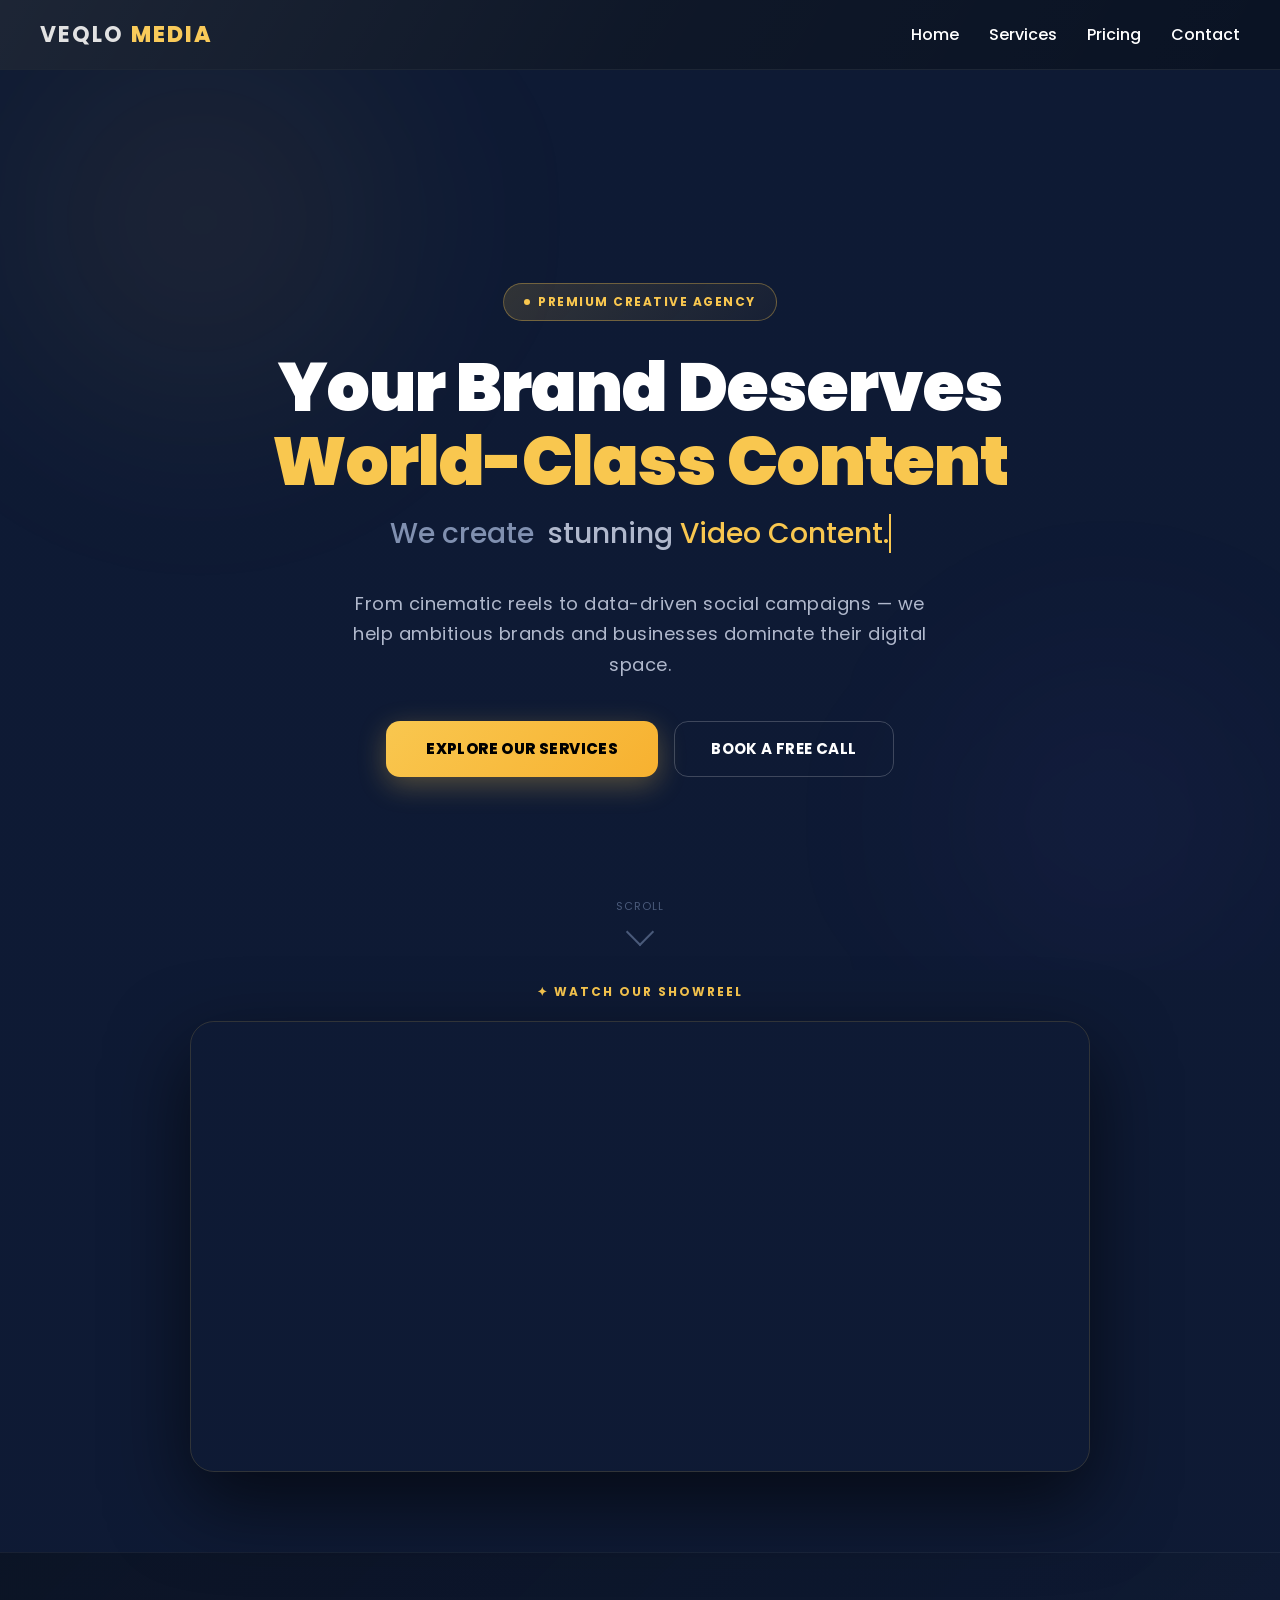
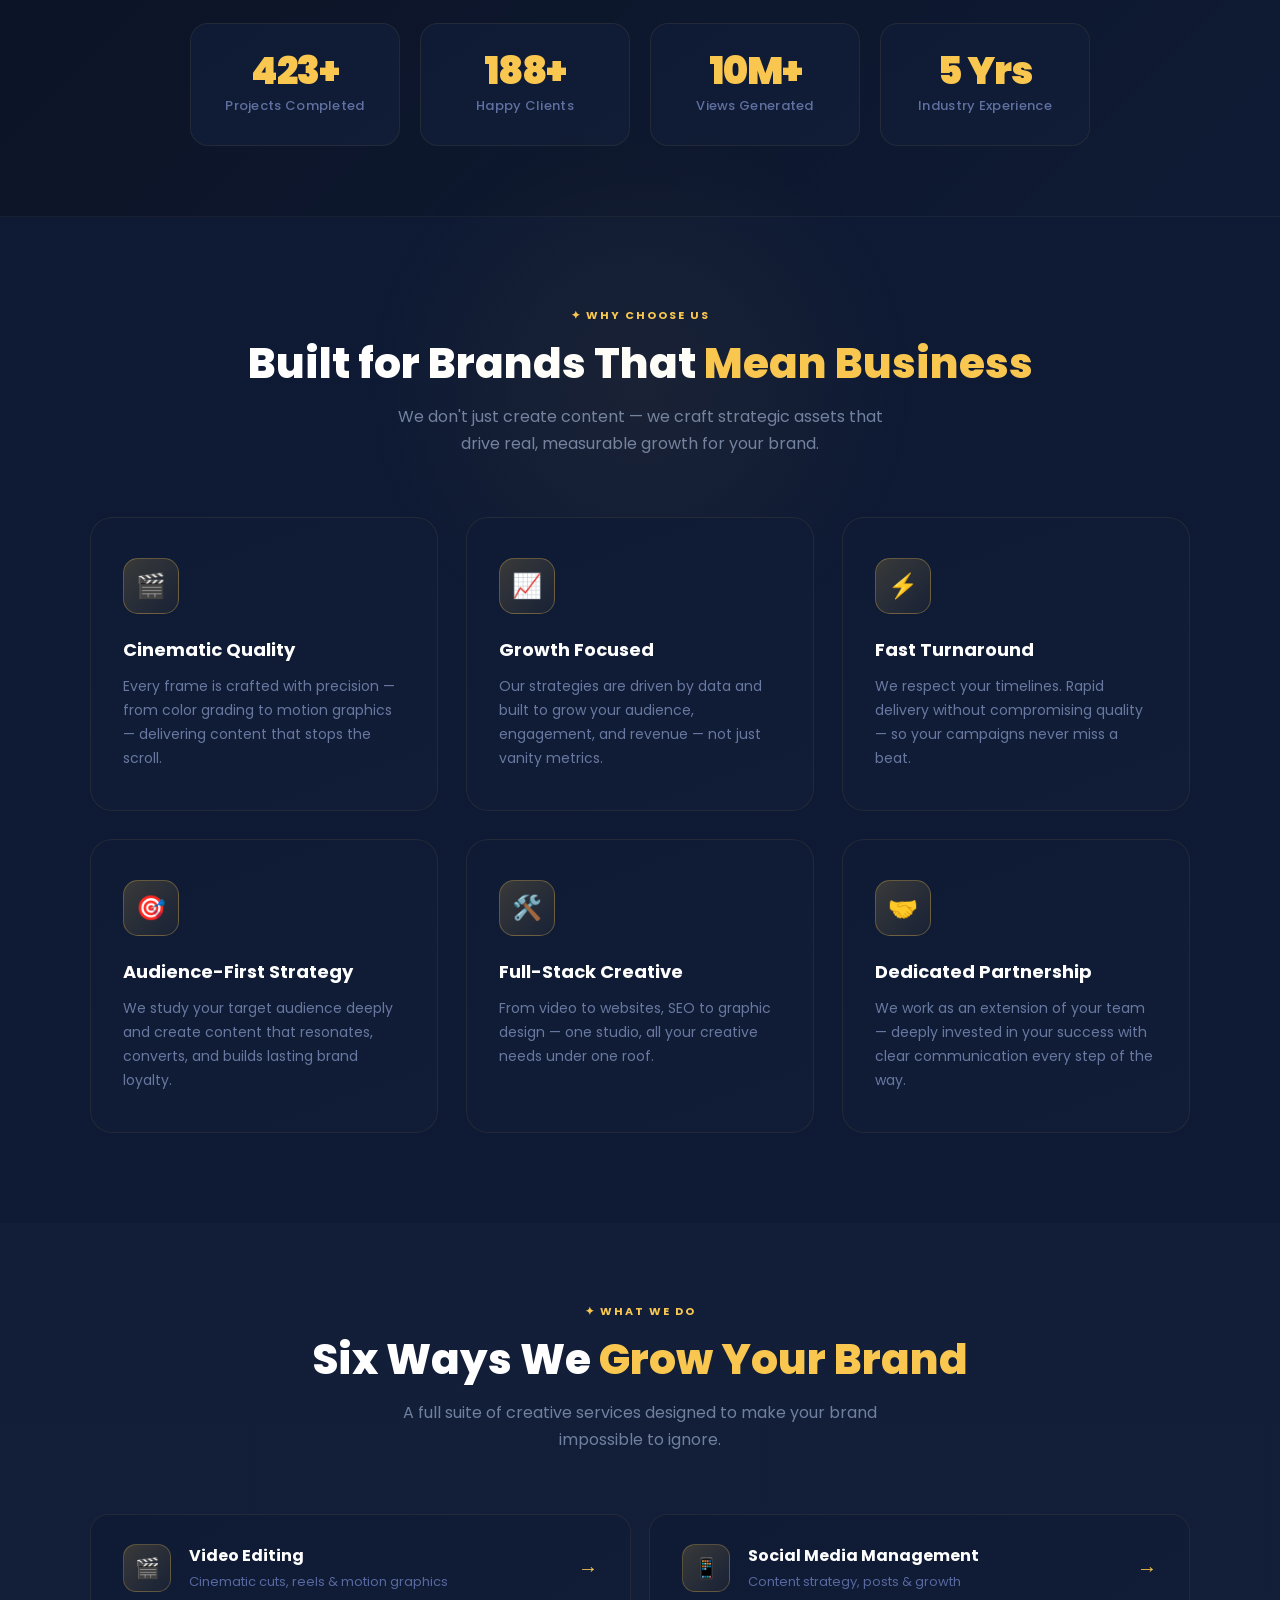
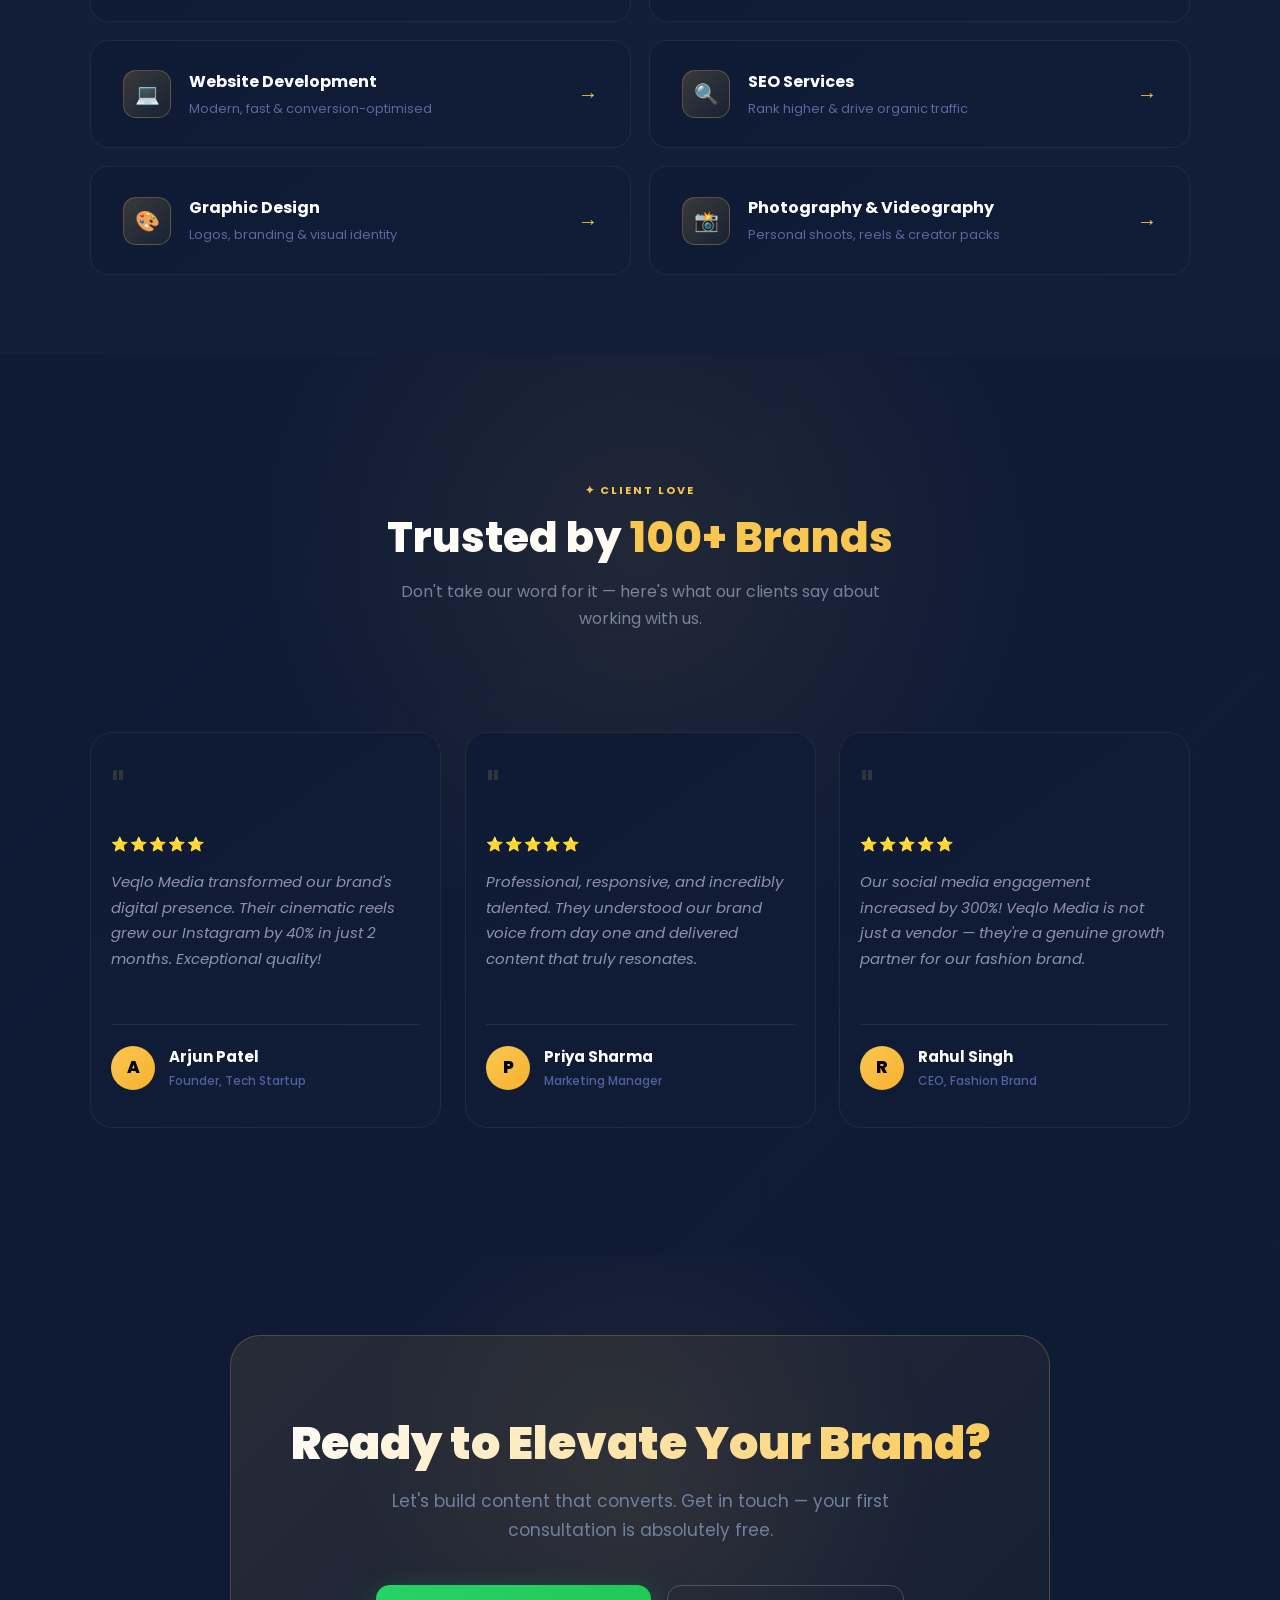
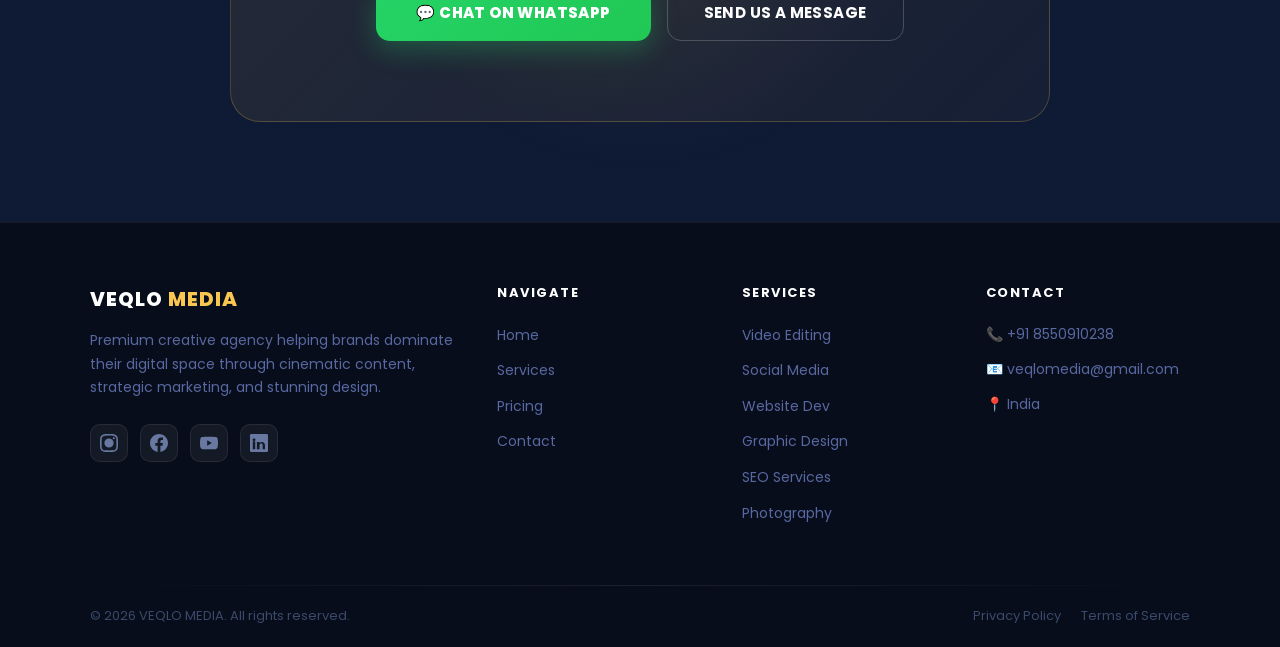
<file: index.html>
<!DOCTYPE html>
<html lang="en">

<head>
  <meta charset="UTF-8" />
  <meta name="viewport" content="width=device-width, initial-scale=1.0" />
  <title>VEQLO MEDIA — Creative Agency for Brands &amp; Businesses</title>
  <meta name="description"
    content="VEQLO MEDIA is a premium creative agency helping brands grow through cinematic video editing, social media management, SEO, and stunning design." />
  <link rel="stylesheet" href="css/style.css" />
  <style>
    /* =============================================
       HOME PAGE — INTERACTIVE BRAND PITCH STYLES
    ============================================= */

    /* ---- HERO ---- */
    .hero {
      min-height: 100vh;
      display: flex;
      flex-direction: column;
      justify-content: center;
      align-items: center;
      text-align: center;
      padding: 100px 20px 80px;
      position: relative;
      overflow: hidden;
      /* CRITICAL: Contain background blobs */
    }

    /* animated background blobs */
    .hero::before,
    .hero::after {
      content: "";
      position: absolute;
      border-radius: 50%;
      filter: blur(80px);
      z-index: 0;
      pointer-events: none;
      animation: blobFloat 8s ease-in-out infinite alternate;
    }

    .hero::before {
      width: 600px;
      height: 600px;
      top: -150px;
      left: -100px;
      background: radial-gradient(circle, rgba(249, 199, 79, 0.08), transparent 70%);
    }

    .hero::after {
      width: 500px;
      height: 500px;
      bottom: -100px;
      right: -80px;
      background: radial-gradient(circle, rgba(120, 80, 255, 0.06), transparent 70%);
      animation-delay: 2s;
    }

    @keyframes blobFloat {
      from {
        transform: translateY(0) scale(1);
      }

      to {
        transform: translateY(40px) scale(1.1);
      }
    }

    .hero-content {
      position: relative;
      z-index: 1;
      max-width: 820px;
      margin: auto;
    }

    .hero-tag {
      display: inline-flex;
      align-items: center;
      gap: 8px;
      background: linear-gradient(135deg, rgba(249, 199, 79, 0.15), rgba(249, 199, 79, 0.04));
      border: 1px solid rgba(249, 199, 79, 0.35);
      color: #f9c74f;
      font-size: 12px;
      font-weight: 700;
      padding: 8px 20px;
      border-radius: 50px;
      letter-spacing: 1.5px;
      text-transform: uppercase;
      animation: fadeInDown 0.7s ease both;
      margin-bottom: 30px;
    }

    .hero-tag .dot {
      width: 6px;
      height: 6px;
      background: #f9c74f;
      border-radius: 50%;
      animation: pulse-dot 1.5s ease infinite;
    }

    @keyframes pulse-dot {

      0%,
      100% {
        opacity: 1;
        transform: scale(1);
      }

      50% {
        opacity: 0.4;
        transform: scale(0.7);
      }
    }

    .hero h1 {
      font-size: clamp(36px, 6vw, 68px);
      font-weight: 900;
      color: #fff;
      line-height: 1.1;
      margin: 0 0 12px;
      letter-spacing: -1px;
      animation: fadeInUp 0.8s ease 0.15s both;
    }

    .hero h1 .gold {
      color: #f9c74f;
    }

    /* Typewriter line */
    .typewriter-wrap {
      font-size: clamp(18px, 3vw, 28px);
      color: #8090b0;
      font-weight: 500;
      margin: 0 0 32px;
      animation: fadeInUp 0.9s ease 0.3s both;
      min-height: 40px;
    }

    .typewriter-wrap .tw-static {
      color: #b0b8cc;
    }

    .typewriter-span {
      color: #f9c74f;
      border-right: 2px solid #f9c74f;
      animation: blink-cursor 0.7s step-end infinite;
    }

    @keyframes blink-cursor {
      50% {
        border-color: transparent;
      }
    }

    .hero-sub {
      font-size: 16px;
      color: #7080a0;
      max-width: 540px;
      margin: 0 auto 48px;
      line-height: 1.7;
      animation: fadeInUp 1s ease 0.45s both;
    }

    /* CTA buttons */
    .hero-ctas {
      display: flex;
      flex-wrap: wrap;
      gap: 16px;
      justify-content: center;
      animation: fadeInUp 1s ease 0.6s both;
    }

    .btn-primary {
      background: linear-gradient(135deg, #f9c74f, #f7b130);
      color: #000;
      font-weight: 800;
      font-size: 15px;
      letter-spacing: 0.4px;
      text-transform: uppercase;
      padding: 16px 40px;
      border-radius: 14px;
      text-decoration: none;
      box-shadow: 0 8px 28px rgba(249, 199, 79, 0.3);
      transition: all 0.3s ease;
      display: inline-block;
    }

    .btn-primary:hover {
      transform: translateY(-4px) scale(1.02);
      box-shadow: 0 16px 40px rgba(249, 199, 79, 0.5);
    }

    .btn-outline {
      background: transparent;
      color: #fff;
      font-weight: 700;
      font-size: 15px;
      letter-spacing: 0.4px;
      text-transform: uppercase;
      padding: 15px 36px;
      border-radius: 14px;
      text-decoration: none;
      border: 1px solid rgba(255, 255, 255, 0.2);
      transition: all 0.3s ease;
      display: inline-block;
    }

    .btn-outline:hover {
      border-color: #f9c74f;
      color: #f9c74f;
      transform: translateY(-4px);
      box-shadow: 0 10px 28px rgba(249, 199, 79, 0.1);
    }

    /* Scroll indicator */
    .scroll-hint {
      position: absolute;
      bottom: 28px;
      left: 50%;
      transform: translateX(-50%);
      display: flex;
      flex-direction: column;
      align-items: center;
      gap: 6px;
      color: #4a5a7a;
      font-size: 11px;
      letter-spacing: 1px;
      text-transform: uppercase;
      animation: fadeIn 2s ease 1.5s both;
    }

    .scroll-hint .arrow {
      width: 20px;
      height: 20px;
      border-right: 2px solid #4a5a7a;
      border-bottom: 2px solid #4a5a7a;
      transform: rotate(45deg);
      animation: scrollBounce 1.4s ease infinite;
    }

    @keyframes scrollBounce {

      0%,
      100% {
        transform: rotate(45deg) translateY(0);
        opacity: 1;
      }

      50% {
        transform: rotate(45deg) translateY(5px);
        opacity: 0.5;
      }
    }

    @keyframes fadeIn {
      from {
        opacity: 0;
      }

      to {
        opacity: 1;
      }
    }

    /* ---- REEL SECTION ---- */
    .reel-section {
      padding: 0 20px 80px;
      position: relative;
      z-index: 1;
    }

    .reel-inner {
      max-width: 900px;
      margin: auto;
    }

    .reel-label {
      text-align: center;
      font-size: 12px;
      font-weight: 700;
      color: #f9c74f;
      letter-spacing: 2px;
      text-transform: uppercase;
      margin-bottom: 20px;
    }

    .video-frame {
      position: relative;
      border-radius: 24px;
      overflow: hidden;
      border: 1px solid rgba(249, 199, 79, 0.15);
      box-shadow: 0 30px 80px rgba(0, 0, 0, 0.6);
      cursor: pointer;
    }

    .video-frame video {
      width: 100%;
      display: block;
      border-radius: 24px;
    }

    .video-frame .play-overlay {
      position: absolute;
      inset: 0;
      background: rgba(0, 0, 0, 0.35);
      display: flex;
      align-items: center;
      justify-content: center;
      opacity: 0;
      transition: opacity 0.3s ease;
      border-radius: 24px;
    }

    .video-frame:hover .play-overlay {
      opacity: 1;
    }

    .play-overlay .play-circle {
      width: 72px;
      height: 72px;
      background: rgba(249, 199, 79, 0.9);
      border-radius: 50%;
      display: flex;
      align-items: center;
      justify-content: center;
      font-size: 26px;
      transition: transform 0.3s ease;
    }

    .video-frame:hover .play-circle {
      transform: scale(1.1);
    }

    /* ---- STATS ---- */
    .stats-section {
      padding: 70px 20px;
      border-top: 1px solid rgba(255, 255, 255, 0.05);
      border-bottom: 1px solid rgba(255, 255, 255, 0.05);
    }

    .stats-grid {
      max-width: 900px;
      margin: auto;
      display: grid;
      grid-template-columns: repeat(4, 1fr);
      gap: 20px;
    }

    .stat-card {
      text-align: center;
      padding: 28px 20px;
      background: linear-gradient(145deg, #0f1b35, #111c36);
      border: 1px solid rgba(249, 199, 79, 0.08);
      border-radius: 18px;
      transition: all 0.3s ease;
      opacity: 0;
      transform: translateY(20px);
    }

    .stat-card.visible {
      opacity: 1;
      transform: translateY(0);
      transition: opacity 0.6s ease, transform 0.6s ease;
    }

    .stat-card:hover {
      border-color: rgba(249, 199, 79, 0.3);
      transform: translateY(-5px);
      box-shadow: 0 12px 36px rgba(0, 0, 0, 0.4);
    }

    .stat-number {
      font-size: 38px;
      font-weight: 900;
      color: #f9c74f;
      margin: 0 0 6px;
      line-height: 1;
    }

    .stat-label {
      font-size: 13px;
      color: #6070a0;
      margin: 0;
      font-weight: 500;
      letter-spacing: 0.3px;
    }

    /* ---- WHY VEQLO / VALUE PROPS ---- */
    .why-section {
      padding: 90px 20px;
      position: relative;
    }

    .why-section::before {
      content: "";
      position: absolute;
      top: -80px;
      left: 50%;
      transform: translateX(-50%);
      width: 700px;
      height: 500px;
      background: radial-gradient(circle, rgba(249, 199, 79, 0.05), transparent 65%);
      pointer-events: none;
    }

    .section-header {
      text-align: center;
      margin-bottom: 60px;
      width: 100%;
    }

    .section-header .s-tag {
      font-size: 11px;
      font-weight: 700;
      color: #f9c74f;
      letter-spacing: 2px;
      text-transform: uppercase;
      display: block;
      margin-bottom: 14px;
    }

    .section-header h2 {
      font-size: clamp(26px, 4vw, 42px);
      font-weight: 800;
      color: #fff;
      margin: 0 0 14px;
    }

    .section-header h2 span {
      color: #f9c74f;
    }

    .section-header p {
      font-size: 16px;
      color: #7080a0;
      max-width: 520px;
      margin: 0 auto;
      line-height: 1.7;
    }

    .vp-grid {
      max-width: 1100px;
      margin: auto;
      display: grid;
      grid-template-columns: repeat(auto-fit, minmax(min(100%, 280px), 1fr));
      gap: 28px;
      width: 100%;
    }

    .vp-card {
      background: linear-gradient(160deg, #0f1b35, #111c36);
      border: 1px solid rgba(249, 199, 79, 0.08);
      border-radius: 22px;
      padding: 40px 32px;
      transition: all 0.35s ease;
      position: relative;
      overflow: hidden;
      opacity: 0;
      transform: translateY(30px);
    }

    .vp-card.visible {
      opacity: 1;
      transform: translateY(0);
      transition: opacity 0.7s ease, transform 0.7s ease;
    }

    .vp-card:nth-child(2) {
      transition-delay: 0.1s;
    }

    .vp-card:nth-child(3) {
      transition-delay: 0.2s;
    }

    .vp-card:nth-child(4) {
      transition-delay: 0.05s;
    }

    .vp-card:nth-child(5) {
      transition-delay: 0.15s;
    }

    .vp-card:nth-child(6) {
      transition-delay: 0.25s;
    }

    .vp-card:hover {
      border-color: rgba(249, 199, 79, 0.35);
      transform: translateY(-8px);
      box-shadow: 0 20px 50px rgba(0, 0, 0, 0.5);
    }

    .vp-icon {
      width: 56px;
      height: 56px;
      background: linear-gradient(135deg, rgba(249, 199, 79, 0.18), rgba(249, 199, 79, 0.04));
      border: 1px solid rgba(249, 199, 79, 0.3);
      border-radius: 15px;
      display: flex;
      align-items: center;
      justify-content: center;
      font-size: 24px;
      margin-bottom: 22px;
    }

    .vp-card h3 {
      font-size: 18px;
      font-weight: 700;
      color: #fff;
      margin: 0 0 10px;
    }

    .vp-card p {
      font-size: 14px;
      color: #6878a0;
      margin: 0;
      line-height: 1.7;
    }

    /* ---- SERVICES TEASER ---- */
    .services-teaser {
      padding: 80px 20px;
      background: rgba(255, 255, 255, 0.015);
    }

    .services-strips {
      max-width: 1100px;
      margin: 40px auto 0;
      display: grid;
      grid-template-columns: repeat(2, 1fr);
      gap: 18px;
    }

    .service-strip {
      background: linear-gradient(145deg, #0f1b35, #111c36);
      border: 1px solid rgba(249, 199, 79, 0.08);
      border-radius: 18px;
      padding: 28px 32px;
      display: flex;
      align-items: center;
      justify-content: space-between;
      text-decoration: none;
      color: inherit;
      transition: all 0.3s ease;
      opacity: 0;
      transform: translateX(-20px);
    }

    .service-strip.visible {
      opacity: 1;
      transform: translateX(0);
      transition: opacity 0.6s ease, transform 0.6s ease;
    }

    .service-strip:nth-child(even) {
      transform: translateX(20px);
    }

    .service-strip:nth-child(even).visible {
      transform: translateX(0);
    }

    .service-strip:hover {
      border-color: rgba(249, 199, 79, 0.4);
      transform: translateX(6px) scale(1.01);
      box-shadow: 0 12px 36px rgba(0, 0, 0, 0.4);
    }

    .strip-left {
      display: flex;
      align-items: center;
      gap: 18px;
    }

    .strip-icon {
      width: 48px;
      height: 48px;
      background: linear-gradient(135deg, rgba(249, 199, 79, 0.18), rgba(249, 199, 79, 0.04));
      border: 1px solid rgba(249, 199, 79, 0.25);
      border-radius: 13px;
      display: flex;
      align-items: center;
      justify-content: center;
      font-size: 20px;
      flex-shrink: 0;
    }

    .strip-text h4 {
      font-size: 16px;
      font-weight: 700;
      color: #fff;
      margin: 0 0 4px;
    }

    .strip-text p {
      font-size: 13px;
      color: #5868a0;
      margin: 0;
    }

    .strip-arrow {
      color: #f9c74f;
      font-size: 20px;
      transition: transform 0.3s ease;
      flex-shrink: 0;
    }

    .service-strip:hover .strip-arrow {
      transform: translateX(5px);
    }

    /* ---- TESTIMONIALS ---- */
    .testimonials-section {
      padding: 90px 20px;
    }

    .testimonials-grid {
      max-width: 1100px;
      margin: 40px auto 0;
      display: grid;
      grid-template-columns: repeat(auto-fit, minmax(min(100%, 280px), 1fr));
      gap: 24px;
      width: 100%;
    }

    .testimonial-card {
      background: linear-gradient(145deg, #0f1b35, #111c36);
      border: 1px solid rgba(249, 199, 79, 0.08);
      border-radius: 22px;
      padding: 36px 20px;
      position: relative;
      transition: all 0.35s ease;
      opacity: 0;
      transform: translateY(30px);
    }

    .testimonial-card.visible {
      opacity: 1;
      transform: translateY(0);
    }

    .testimonial-card:nth-child(2) {
      transition-delay: 0.1s;
    }

    .testimonial-card:nth-child(3) {
      transition-delay: 0.2s;
    }

    .testimonial-card:hover {
      border-color: rgba(249, 199, 79, 0.25);
      transform: translateY(-8px);
      box-shadow: 0 20px 50px rgba(0, 0, 0, 0.4);
    }

    .quote-icon {
      font-size: 48px;
      color: rgba(249, 199, 79, 0.15);
      line-height: 1;
      margin-bottom: 16px;
      display: block;
    }

    .testimonial-text {
      font-size: 15px;
      color: #9090b0;
      line-height: 1.7;
      margin: 0 0 28px;
      font-style: italic;
    }

    .testimonial-author {
      display: flex;
      align-items: center;
      gap: 14px;
    }

    .author-avatar {
      width: 44px;
      height: 44px;
      background: linear-gradient(135deg, #f9c74f, #f7b130);
      border-radius: 50%;
      display: flex;
      align-items: center;
      justify-content: center;
      font-weight: 800;
      font-size: 17px;
      color: #000;
      flex-shrink: 0;
    }

    .author-name {
      font-size: 15px;
      font-weight: 700;
      color: #fff;
      margin: 0 0 2px;
    }

    .author-role {
      font-size: 12px;
      color: #5060a0;
      margin: 0;
    }

    .stars {
      font-size: 14px;
      margin-bottom: 14px;
      letter-spacing: 2px;
    }

    /* ---- FINAL CTA ---- */
    .final-cta {
      padding: 80px 20px 100px;
      text-align: center;
      position: relative;
      overflow: hidden;
    }

    .final-cta::before {
      content: "";
      position: absolute;
      top: -80px;
      left: 50%;
      transform: translateX(-50%);
      width: 700px;
      height: 600px;
      background: radial-gradient(circle, rgba(249, 199, 79, 0.08), transparent 65%);
      pointer-events: none;
    }

    .cta-card {
      background: linear-gradient(135deg, rgba(249, 199, 79, 0.1), rgba(249, 199, 79, 0.03));
      border: 1px solid rgba(249, 199, 79, 0.22);
      border-radius: 30px;
      padding: 80px 40px;
      max-width: 820px;
      margin: auto;
      position: relative;
      z-index: 1;
    }

    .cta-card h2 {
      font-size: clamp(28px, 4.5vw, 46px);
      font-weight: 900;
      background: linear-gradient(135deg, #fff, #f9c74f);
      -webkit-background-clip: text;
      -webkit-text-fill-color: transparent;
      background-clip: text;
      margin: 0 0 16px;
    }

    .cta-card p {
      font-size: 17px;
      color: #7080a0;
      max-width: 500px;
      margin: 0 auto 40px;
      line-height: 1.7;
    }

    .cta-btns {
      display: flex;
      flex-wrap: wrap;
      gap: 16px;
      justify-content: center;
    }

    .btn-whatsapp {
      background: linear-gradient(135deg, #25D366, #20c854);
      color: #fff;
      font-weight: 800;
      font-size: 15px;
      text-transform: uppercase;
      letter-spacing: 0.4px;
      padding: 16px 40px;
      border-radius: 14px;
      text-decoration: none;
      box-shadow: 0 8px 28px rgba(37, 211, 102, 0.3);
      transition: all 0.3s ease;
      display: inline-flex;
      align-items: center;
      gap: 8px;
    }

    .btn-whatsapp:hover {
      transform: translateY(-4px);
      box-shadow: 0 16px 40px rgba(37, 211, 102, 0.5);
    }

    /* ---- FOOTER ---- */
    .footer {
      background: rgba(8, 13, 26, 0.95);
      border-top: 1px solid rgba(255, 255, 255, 0.06);
      padding: 60px 20px 0;
    }

    .footer-content {
      max-width: 1100px;
      margin: auto;
      display: grid;
      grid-template-columns: 1.8fr 1fr 1fr 1fr;
      gap: 40px;
      padding-bottom: 50px;
    }

    .footer-title {
      font-size: 20px;
      font-weight: 800;
      color: #fff;
      letter-spacing: 1px;
      margin: 0 0 14px;
    }

    .footer-title span {
      color: #f9c74f;
    }

    .footer-desc {
      font-size: 14px;
      color: #5868a0;
      line-height: 1.7;
      margin: 0 0 24px;
    }

    .social-links {
      display: flex;
      gap: 12px;
      flex-wrap: wrap;
    }

    .social-icon {
      width: 38px;
      height: 38px;
      background: rgba(255, 255, 255, 0.05);
      border: 1px solid rgba(255, 255, 255, 0.08);
      border-radius: 10px;
      display: flex;
      align-items: center;
      justify-content: center;
      color: #6878a0;
      transition: all 0.3s ease;
      text-decoration: none;
    }

    .social-icon:hover {
      background: rgba(249, 199, 79, 0.15);
      border-color: rgba(249, 199, 79, 0.4);
      color: #f9c74f;
      transform: translateY(-3px);
    }

    .footer-section h4 {
      font-size: 13px;
      font-weight: 700;
      color: #fff;
      text-transform: uppercase;
      letter-spacing: 1.5px;
      margin: 0 0 18px;
    }

    .footer-links {
      list-style: none;
      padding: 0;
      margin: 0;
    }

    .footer-links li {
      margin-bottom: 10px;
    }

    .footer-links a {
      font-size: 14px;
      color: #5868a0;
      text-decoration: none;
      transition: color 0.3s ease;
    }

    .footer-links a:hover {
      color: #f9c74f;
    }

    .footer-contact {
      font-size: 14px;
      color: #5868a0;
      margin: 0 0 10px;
    }

    .footer-divider {
      height: 1px;
      background: linear-gradient(90deg, transparent, rgba(255, 255, 255, 0.08), transparent);
      max-width: 1100px;
      margin: 0 auto;
    }

    .footer-bottom {
      max-width: 1100px;
      margin: auto;
      display: flex;
      justify-content: space-between;
      align-items: center;
      padding: 20px 0;
      flex-wrap: wrap;
      gap: 12px;
    }

    .footer-bottom p {
      font-size: 13px;
      color: #3a4a6a;
      margin: 0;
    }

    .footer-links-bottom {
      display: flex;
      gap: 20px;
    }

    .footer-links-bottom a {
      font-size: 13px;
      color: #3a4a6a;
      text-decoration: none;
      transition: color 0.3s ease;
    }

    .footer-links-bottom a:hover {
      color: #f9c74f;
    }

    /* ---- VIDEO MODAL ---- */
    .video-modal {
      display: none;
      position: fixed;
      inset: 0;
      background: rgba(0, 0, 0, 0.95);
      justify-content: center;
      align-items: center;
      z-index: 1100;
    }

    .video-modal.active {
      display: flex;
    }

    .video-container {
      position: relative;
      width: 90%;
      max-width: 900px;
    }

    .video-container video {
      width: 100%;
      border-radius: 16px;
    }

    .close-btn {
      position: absolute;
      top: -42px;
      right: 0;
      font-size: 28px;
      cursor: pointer;
      color: #fff;
      background: none;
      border: none;
      transition: color 0.3s ease;
    }

    .close-btn:hover {
      color: #f9c74f;
    }

    /* ---- RESPONSIVE ---- */
    @media (max-width: 1024px) {

      .vp-grid,
      .testimonials-grid {
        gap: 20px;
      }

      .footer-content {
        grid-template-columns: repeat(2, 1fr);
      }
    }

    @media (max-width: 768px) {
      .hero {
        padding-top: 80px;
      }

      .hero::before {
        width: 300px;
        /* Scale down blobs */
        height: 300px;
        top: -50px;
        left: -50px;
      }

      .hero::after {
        width: 250px;
        height: 250px;
        bottom: -50px;
        right: -30px;
      }

      .hero-content {
        padding: 0 10px;
      }

      .stats-grid {
        grid-template-columns: repeat(2, 1fr);
      }

      .services-strips {
        grid-template-columns: 1fr;
      }

      .footer-content {
        grid-template-columns: 1fr;
        gap: 30px;
      }
    }

    @media (max-width: 480px) {
      .hero-ctas {
        flex-direction: column;
        width: 100%;
        max-width: 320px;
        margin: 0 auto;
      }

      .btn-primary,
      .btn-outline {
        width: 100%;
        text-align: center;
      }

      .stats-grid {
        grid-template-columns: 1fr;
      }

      .section-header h2 {
        font-size: 28px;
      }

      .footer-content {
        grid-template-columns: 1fr;
      }
    }
  </style>
</head>

<body>

  <!-- NAVBAR -->
  <header class="navbar">
    <div class="logo">VEQLO <span>MEDIA</span></div>
    <nav class="nav-links">
      <a href="index.html">Home</a>
      <a href="service.html">Services</a>
      <a href="pricing.html">Pricing</a>
      <a href="contact.html">Contact</a>
    </nav>
    <div class="menu-toggle" id="menuToggle">☰</div>
  </header>

  <!-- ===================== HERO ===================== -->
  <section class="hero" id="home">
    <div class="hero-content">
      <div class="hero-tag">
        <span class="dot"></span>
        Premium Creative Agency
      </div>

      <h1>Your Brand Deserves <br><span class="gold">World-Class Content</span></h1>

      <div class="typewriter-wrap">
        We create &nbsp;<span class="tw-static">stunning </span><span class="typewriter-span" id="tw"></span>
      </div>

      <p class="hero-sub">
        From cinematic reels to data-driven social campaigns — we help ambitious brands and businesses dominate their
        digital space.
      </p>

      <div class="hero-ctas">
        <a href="service.html" class="btn-primary">Explore Our Services</a>
        <a href="contact.html" class="btn-outline">Book a Free Call</a>
      </div>
    </div>

    <div class="scroll-hint">
      <span>Scroll</span>
      <div class="arrow"></div>
    </div>
  </section>

  <!-- ===================== SHOWREEL ===================== -->
  <section class="reel-section">
    <div class="reel-inner">
      <p class="reel-label">✦ Watch Our Showreel</p>
      <div class="video-frame" id="reelCard" onclick="openVideo()">
        <video class="preview-video" muted autoplay loop>
          <source src="assets/intro.mp4" type="video/mp4">
        </video>
        <div class="play-overlay">
          <div class="play-circle">▶</div>
        </div>
      </div>
    </div>
  </section>

  <!-- ===================== STATS ===================== -->
  <section class="stats-section">
    <div class="stats-grid">
      <div class="stat-card" data-reveal>
        <div class="stat-number" data-count="500">0</div>
        <p class="stat-label">Projects Completed</p>
      </div>
      <div class="stat-card" data-reveal>
        <div class="stat-number" data-count="200">0</div>
        <p class="stat-label">Happy Clients</p>
      </div>
      <div class="stat-card" data-reveal>
        <div class="stat-number" data-count="10" data-suffix="M+">0</div>
        <p class="stat-label">Views Generated</p>
      </div>
      <div class="stat-card" data-reveal>
        <div class="stat-number" data-count="5" data-suffix=" Yrs">0</div>
        <p class="stat-label">Industry Experience</p>
      </div>
    </div>
  </section>

  <!-- ===================== WHY VEQLO ===================== -->
  <section class="why-section">
    <div class="section-header">
      <span class="s-tag">✦ Why Choose Us</span>
      <h2>Built for Brands That <span>Mean Business</span></h2>
      <p>We don't just create content — we craft strategic assets that drive real, measurable growth for your brand.</p>
    </div>
    <div class="vp-grid">
      <div class="vp-card" data-reveal>
        <div class="vp-icon">🎬</div>
        <h3>Cinematic Quality</h3>
        <p>Every frame is crafted with precision — from color grading to motion graphics — delivering content that stops
          the scroll.</p>
      </div>
      <div class="vp-card" data-reveal>
        <div class="vp-icon">📈</div>
        <h3>Growth Focused</h3>
        <p>Our strategies are driven by data and built to grow your audience, engagement, and revenue — not just vanity
          metrics.</p>
      </div>
      <div class="vp-card" data-reveal>
        <div class="vp-icon">⚡</div>
        <h3>Fast Turnaround</h3>
        <p>We respect your timelines. Rapid delivery without compromising quality — so your campaigns never miss a beat.
        </p>
      </div>
      <div class="vp-card" data-reveal>
        <div class="vp-icon">🎯</div>
        <h3>Audience-First Strategy</h3>
        <p>We study your target audience deeply and create content that resonates, converts, and builds lasting brand
          loyalty.</p>
      </div>
      <div class="vp-card" data-reveal>
        <div class="vp-icon">🛠️</div>
        <h3>Full-Stack Creative</h3>
        <p>From video to websites, SEO to graphic design — one studio, all your creative needs under one roof.</p>
      </div>
      <div class="vp-card" data-reveal>
        <div class="vp-icon">🤝</div>
        <h3>Dedicated Partnership</h3>
        <p>We work as an extension of your team — deeply invested in your success with clear communication every step of
          the way.</p>
      </div>
    </div>
  </section>

  <!-- ===================== SERVICES TEASER ===================== -->
  <section class="services-teaser">
    <div class="section-header">
      <span class="s-tag">✦ What We Do</span>
      <h2>Six Ways We <span>Grow Your Brand</span></h2>
      <p>A full suite of creative services designed to make your brand impossible to ignore.</p>
    </div>
    <div class="services-strips">
      <a href="service.html" class="service-strip" data-reveal>
        <div class="strip-left">
          <div class="strip-icon">🎬</div>
          <div class="strip-text">
            <h4>Video Editing</h4>
            <p>Cinematic cuts, reels &amp; motion graphics</p>
          </div>
        </div>
        <span class="strip-arrow">→</span>
      </a>
      <a href="service.html" class="service-strip" data-reveal>
        <div class="strip-left">
          <div class="strip-icon">📱</div>
          <div class="strip-text">
            <h4>Social Media Management</h4>
            <p>Content strategy, posts &amp; growth</p>
          </div>
        </div>
        <span class="strip-arrow">→</span>
      </a>
      <a href="service.html" class="service-strip" data-reveal>
        <div class="strip-left">
          <div class="strip-icon">💻</div>
          <div class="strip-text">
            <h4>Website Development</h4>
            <p>Modern, fast &amp; conversion-optimised</p>
          </div>
        </div>
        <span class="strip-arrow">→</span>
      </a>
      <a href="service.html" class="service-strip" data-reveal>
        <div class="strip-left">
          <div class="strip-icon">🔍</div>
          <div class="strip-text">
            <h4>SEO Services</h4>
            <p>Rank higher &amp; drive organic traffic</p>
          </div>
        </div>
        <span class="strip-arrow">→</span>
      </a>
      <a href="service.html" class="service-strip" data-reveal>
        <div class="strip-left">
          <div class="strip-icon">🎨</div>
          <div class="strip-text">
            <h4>Graphic Design</h4>
            <p>Logos, branding &amp; visual identity</p>
          </div>
        </div>
        <span class="strip-arrow">→</span>
      </a>
      <a href="service.html" class="service-strip" data-reveal>
        <div class="strip-left">
          <div class="strip-icon">📸</div>
          <div class="strip-text">
            <h4>Photography &amp; Videography</h4>
            <p>Personal shoots, reels &amp; creator packs</p>
          </div>
        </div>
        <span class="strip-arrow">→</span>
      </a>
    </div>
  </section>

  <!-- ===================== TESTIMONIALS ===================== -->
  <section class="testimonials-section" id="testimonials">
    <div class="section-header">
      <span class="s-tag">✦ Client Love</span>
      <h2>Trusted by <span>100+ Brands</span></h2>
      <p>Don't take our word for it — here's what our clients say about working with us.</p>
    </div>
    <div class="testimonials-grid">
      <div class="testimonial-card" data-reveal>
        <span class="quote-icon">"</span>
        <div class="stars">⭐⭐⭐⭐⭐</div>
        <p class="testimonial-text">Veqlo Media transformed our brand's digital presence. Their cinematic reels grew our
          Instagram by 40% in just 2 months. Exceptional quality!</p>
        <div class="testimonial-author">
          <div class="author-avatar">A</div>
          <div>
            <p class="author-name">Arjun Patel</p>
            <p class="author-role">Founder, Tech Startup</p>
          </div>
        </div>
      </div>
      <div class="testimonial-card" data-reveal>
        <span class="quote-icon">"</span>
        <div class="stars">⭐⭐⭐⭐⭐</div>
        <p class="testimonial-text">Professional, responsive, and incredibly talented. They understood our brand voice
          from day one and delivered content that truly resonates.</p>
        <div class="testimonial-author">
          <div class="author-avatar">P</div>
          <div>
            <p class="author-name">Priya Sharma</p>
            <p class="author-role">Marketing Manager</p>
          </div>
        </div>
      </div>
      <div class="testimonial-card" data-reveal>
        <span class="quote-icon">"</span>
        <div class="stars">⭐⭐⭐⭐⭐</div>
        <p class="testimonial-text">Our social media engagement increased by 300%! Veqlo Media is not just a vendor —
          they're a genuine growth partner for our fashion brand.</p>
        <div class="testimonial-author">
          <div class="author-avatar">R</div>
          <div>
            <p class="author-name">Rahul Singh</p>
            <p class="author-role">CEO, Fashion Brand</p>
          </div>
        </div>
      </div>
    </div>
  </section>

  <!-- ===================== FINAL CTA ===================== -->
  <section class="final-cta">
    <div class="cta-card">
      <h2>Ready to Elevate Your Brand?</h2>
      <p>Let's build content that converts. Get in touch — your first consultation is absolutely free.</p>
      <div class="cta-btns">
        <a href="https://wa.me/918550910238" class="btn-whatsapp" target="_blank">
          💬 Chat on WhatsApp
        </a>
        <a href="contact.html" class="btn-outline">Send Us a Message</a>
      </div>
    </div>
  </section>

  <!-- ===================== FOOTER ===================== -->
  <footer class="footer">
    <div class="footer-content">
      <div class="footer-section">
        <h3 class="footer-title">VEQLO <span>MEDIA</span></h3>
        <p class="footer-desc">Premium creative agency helping brands dominate their digital space through cinematic
          content, strategic marketing, and stunning design.</p>
        <div class="social-links">
          <a href="https://instagram.com" class="social-icon" title="Instagram">
            <svg width="18" height="18" viewBox="0 0 24 24" fill="currentColor">
              <path
                d="M12 2.163c3.204 0 3.584.012 4.85.07 3.252.148 4.771 1.691 4.919 4.919.058 1.265.069 1.645.069 4.849 0 3.205-.012 3.584-.069 4.849-.149 3.225-1.664 4.771-4.919 4.919-1.266.058-1.644.07-4.85.07-3.204 0-3.584-.012-4.849-.07-3.26-.149-4.771-1.699-4.919-4.92-.058-1.265-.07-1.644-.07-4.849 0-3.204.013-3.583.07-4.849.149-3.227 1.664-4.771 4.919-4.919 1.265-.057 1.645-.069 4.849-.069zm0-2.163c-3.259 0-3.667.013-4.947.072-4.358.2-6.78 2.618-6.98 6.98-.059 1.281-.073 1.689-.073 4.948 0 3.259.013 3.668.072 4.948.2 4.358 2.618 6.78 6.98 6.98 1.281.058 1.689.072 4.948.072 3.259 0 3.668-.013 4.948-.072 4.354-.2 6.782-2.618 6.979-6.98.059-1.28.073-1.689.073-4.948 0-3.259-.013-3.667-.072-4.947-.196-4.354-2.617-6.78-6.979-6.98-1.281-.059-1.69-.073-4.949-.073zM5.838 12a6.162 6.162 0 1 1 12.324 0 6.162 6.162 0 0 1-12.324 0zM12 16a4 4 0 1 1 0-8 4 4 0 0 1 0 8zm4.965-10.322a1.44 1.44 0 1 1 2.881.001 1.44 1.44 0 0 1-2.881-.001z" />
            </svg>
          </a>
          <a href="https://facebook.com" class="social-icon" title="Facebook">
            <svg width="18" height="18" viewBox="0 0 24 24" fill="currentColor">
              <path
                d="M24 12.073c0-6.627-5.373-12-12-12s-12 5.373-12 12c0 5.99 4.388 10.954 10.125 11.854v-8.385H7.078v-3.47h3.047V9.43c0-3.007 1.792-4.669 4.533-4.669 1.312 0 2.686.235 2.686.235v2.953H15.83c-1.491 0-1.956.925-1.956 1.874v2.25h3.328l-.532 3.47h-2.796v8.385C19.612 23.027 24 18.062 24 12.073z" />
            </svg>
          </a>
          <a href="https://youtube.com" class="social-icon" title="YouTube">
            <svg width="18" height="18" viewBox="0 0 24 24" fill="currentColor">
              <path
                d="M23.498 6.186a3.016 3.016 0 0 0-2.122-2.136C19.505 3.545 12 3.545 12 3.545s-7.505 0-9.377.505A3.017 3.017 0 0 0 .502 6.186C0 8.07 0 12 0 12s0 3.93.502 5.814a3.016 3.016 0 0 0 2.122 2.136c1.871.505 9.376.505 9.376.505s7.505 0 9.377-.505a3.015 3.015 0 0 0 2.122-2.136C24 15.93 24 12 24 12s0-3.93-.502-5.814zM9.545 15.568V8.432L15.818 12l-6.273 3.568z" />
            </svg>
          </a>
          <a href="https://linkedin.com" class="social-icon" title="LinkedIn">
            <svg width="18" height="18" viewBox="0 0 24 24" fill="currentColor">
              <path
                d="M20.447 20.452h-3.554v-5.569c0-1.328-.475-2.236-1.986-2.236-1.081 0-1.722.731-2.004 1.438-.103.25-.129.599-.129.948v5.419h-3.554s.05-8.736 0-9.646h3.554v1.364c.429-.647 1.3-1.573 3.168-1.573 2.314 0 4.04 1.513 4.04 4.802v5.053zM5.337 9.432c-1.144 0-1.915-.758-1.915-1.71 0-.968.77-1.71 1.95-1.71 1.177 0 1.914.742 1.939 1.71 0 .952-.762 1.71-1.974 1.71zm1.605 11.02H3.73V9.806h3.212v10.646zM22.225 0H1.771C.792 0 0 .774 0 1.729v20.542C0 23.227.792 24 1.771 24h20.451C23.2 24 24 23.227 24 22.271V1.729C24 .774 23.2 0 22.225 0z" />
            </svg>
          </a>
        </div>
      </div>

      <div class="footer-section">
        <h4>Navigate</h4>
        <ul class="footer-links">
          <li><a href="index.html">Home</a></li>
          <li><a href="service.html">Services</a></li>
          <li><a href="pricing.html">Pricing</a></li>
          <li><a href="contact.html">Contact</a></li>
        </ul>
      </div>

      <div class="footer-section">
        <h4>Services</h4>
        <ul class="footer-links">
          <li><a href="service.html">Video Editing</a></li>
          <li><a href="service.html">Social Media</a></li>
          <li><a href="service.html">Website Dev</a></li>
          <li><a href="service.html">Graphic Design</a></li>
          <li><a href="service.html">SEO Services</a></li>
          <li><a href="service.html">Photography</a></li>
        </ul>
      </div>

      <div class="footer-section">
        <h4>Contact</h4>
        <p class="footer-contact">📞 +91 8550910238</p>
        <p class="footer-contact">📧 veqlomedia@gmail.com</p>
        <p class="footer-contact">📍 India</p>
      </div>
    </div>

    <div class="footer-divider"></div>
    <div class="footer-bottom">
      <p>© 2026 VEQLO MEDIA. All rights reserved.</p>
      <div class="footer-links-bottom">
        <a href="#">Privacy Policy</a>
        <a href="#">Terms of Service</a>
      </div>
    </div>
  </footer>

  <!-- VIDEO MODAL -->
  <div class="video-modal" id="videoModal">
    <div class="video-container">
      <button class="close-btn" onclick="closeVideo()">✖</button>
      <video id="fullVideo" controls>
        <source src="assets/intro.mp4" type="video/mp4">
      </video>
    </div>
  </div>

  <script>
    /* ---- NAV TOGGLE ---- */
    const toggle = document.getElementById('menuToggle');
    const navLinks = document.querySelector('.nav-links');
    toggle.addEventListener('click', () => {
      navLinks.classList.toggle('active');
      toggle.classList.toggle('active');
    });

    /* ---- TYPEWRITER ---- */
    const words = ['Video Content.', 'Viral Reels.', 'Brand Stories.', 'Web Experiences.', 'Social Campaigns.', 'Design Systems.'];
    let wi = 0, ci = 0, deleting = false;
    const tw = document.getElementById('tw');
    function typeLoop() {
      const word = words[wi];
      if (!deleting) {
        tw.textContent = word.slice(0, ++ci);
        if (ci === word.length) { deleting = true; setTimeout(typeLoop, 1600); return; }
      } else {
        tw.textContent = word.slice(0, --ci);
        if (ci === 0) { deleting = false; wi = (wi + 1) % words.length; }
      }
      setTimeout(typeLoop, deleting ? 40 : 80);
    }
    typeLoop();

    /* ---- SCROLL REVEAL ---- */
    const revealEls = document.querySelectorAll('[data-reveal]');
    const revealObs = new IntersectionObserver((entries) => {
      entries.forEach(e => {
        if (e.isIntersecting) {
          e.target.classList.add('visible');
          revealObs.unobserve(e.target);
        }
      });
    }, { threshold: 0.12 });
    revealEls.forEach(el => revealObs.observe(el));

    /* Same for testimonials and stat cards */
    document.querySelectorAll('.stat-card, .testimonial-card').forEach(el => {
      el.style.transition = 'opacity 0.6s ease, transform 0.6s ease';
      revealObs.observe(el);
    });

    /* ---- COUNTER ANIMATION ---- */
    function animateCount(el) {
      const target = parseInt(el.dataset.count);
      const suffix = el.dataset.suffix || '+';
      let current = 0;
      const step = Math.ceil(target / 60);
      const timer = setInterval(() => {
        current = Math.min(current + step, target);
        el.textContent = current + suffix;
        if (current >= target) clearInterval(timer);
      }, 20);
    }
    const counterObs = new IntersectionObserver((entries) => {
      entries.forEach(e => {
        if (e.isIntersecting) {
          animateCount(e.target);
          counterObs.unobserve(e.target);
        }
      });
    }, { threshold: 0.4 });
    document.querySelectorAll('[data-count]').forEach(el => counterObs.observe(el));

    /* ---- VIDEO MODAL ---- */
    function openVideo() {
      document.getElementById('videoModal').classList.add('active');
      document.getElementById('fullVideo').play();
    }
    function closeVideo() {
      document.getElementById('videoModal').classList.remove('active');
      const v = document.getElementById('fullVideo');
      v.pause(); v.currentTime = 0;
    }
    document.getElementById('videoModal').addEventListener('click', function (e) {
      if (e.target === this) closeVideo();
    });
  </script>
</body>

</html>
</file>
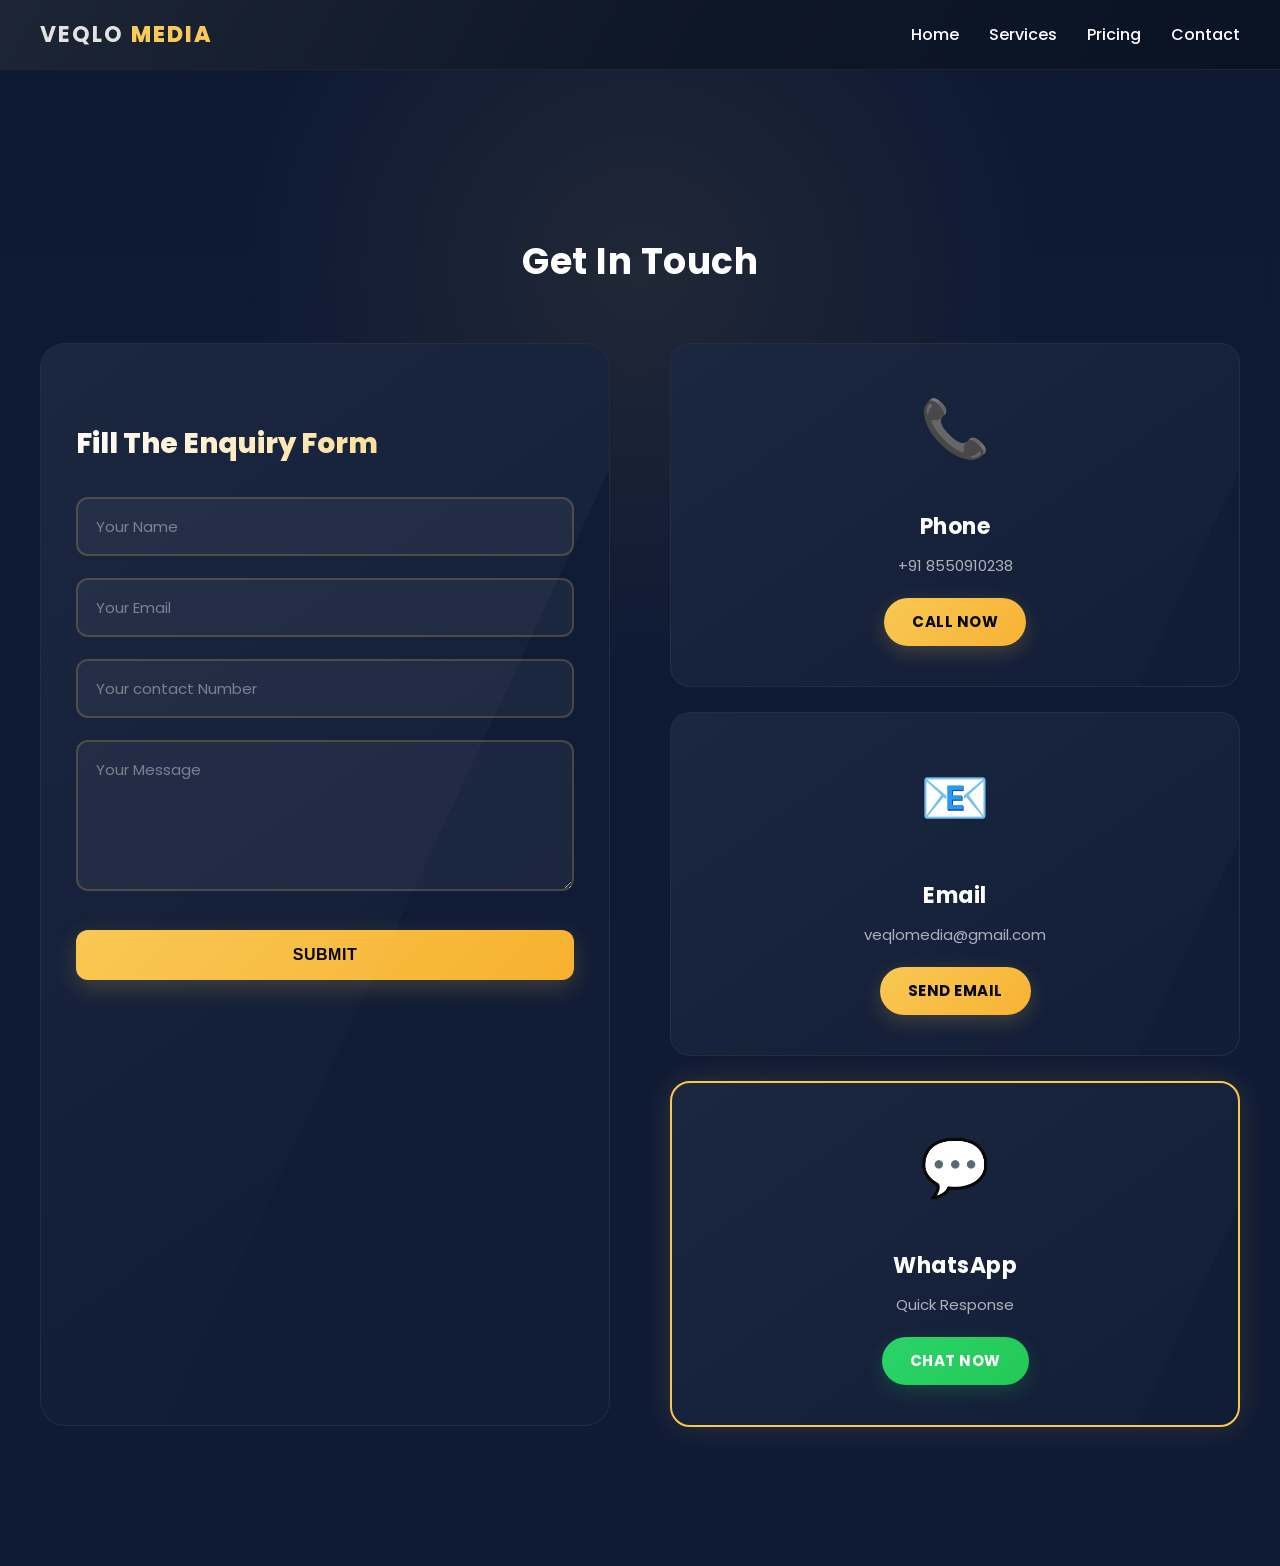
<file: contact.html>
<!DOCTYPE html>
<html>

<head>
  <meta charset="UTF-8" />
  <meta name="viewport" content="width=device-width, initial-scale=1.0" />
  <title>Contact - VEQLO MEDIA</title>
  <link rel="stylesheet" href="css/style.css" />
</head>

<body>

  <header class="navbar">
    <div class="logo">VEQLO <span>MEDIA</span></div>

    <nav class="nav-links">
      <a href="index.html">Home</a>
      <a href="service.html">Services</a>
      <a href="pricing.html">Pricing</a>
      <a href="contact.html ">Contact</a>
    </nav>

    <button class="menu-toggle" id="menuToggle">☰</button>
  </header>

  <section class="contact-page">

    <div class="container">

      <h2 class="section-title">Get In Touch</h2>

      <div class="contact-wrapper">

        <!-- Contact Form Card -->
        <div class="contact-card">
          <h3>Fill The Enquiry Form </h3>
          <form id="contactForm" class="contact-form">
            <input type="hidden" name="access_key" value="43e2b402-4a95-4cb8-9663-e37cb218903b">
            <!-- No redirect needed since we use AJAX -->

            <div class="form-group">
              <input type="text" name="name" placeholder="Your Name" required>
            </div>
            <div class="form-group">
              <input type="email" name="email" placeholder="Your Email" required>
            </div>
            <div class="form-group">
              <input type="number" name="contact number" placeholder="Your contact Number" required>
            </div>
            <div class="form-group">
              <textarea name="message" placeholder="Your Message" rows="5" required></textarea>
            </div>
            <button type="submit" class="submit-btn" id="submitBtn">Submit </button>
            <div id="formResult" style="margin-top: 15px; font-weight: 500; text-align: center; display: none;"></div>
          </form>
        </div>

        <!-- Contact Info Cards -->
        <div class="info-cards">

          <div class="info-card">
            <div class="info-icon">📞</div>
            <h3>Phone</h3>
            <p>+91 8550910238</p>
            <a href="tel:+918550910238" class="contact-link">Call Now</a>
          </div>

          <div class="info-card">
            <div class="info-icon">📧</div>
            <h3>Email</h3>
            <p>veqlomedia@gmail.com</p>
            <a href="https://mail.google.com/mail/?view=cm&fs=1&to=veqlomedia@gmail.com" target="_blank" class="contact-link">Send Email</a>
          </div>

          <div class="info-card highlight-info">
            <div class="info-icon">💬</div>
            <h3>WhatsApp</h3>
            <p>Quick Response</p>
            <a href="https://wa.me/918550910238" class="contact-link whatsapp-link">Chat Now</a>
          </div>

        </div>

      </div>

    </div>

  </section>


  <script>
    const toggle = document.getElementById('menuToggle');
    const navLinks = document.querySelector('.nav-links');
    toggle.addEventListener('click', () => {
      navLinks.classList.toggle('active');
      toggle.classList.toggle('active');
    });

    // Web3Forms AJAX Submission
    const form = document.getElementById('contactForm');
    const result = document.getElementById('formResult');
    const submitBtn = document.getElementById('submitBtn');

    form.addEventListener('submit', function (e) {
      e.preventDefault();
      const formData = new FormData(form);
      const object = Object.fromEntries(formData);
      const json = JSON.stringify(object);

      result.style.display = 'block';
      result.innerHTML = "Sending...";
      result.style.color = "#b0b8cc";
      submitBtn.disabled = true;

      fetch('https://api.web3forms.com/submit', {
        method: 'POST',
        headers: {
          'Content-Type': 'application/json',
          'Accept': 'application/json'
        },
        body: json
      })
        .then(async (response) => {
          let jsonResponse = await response.json();
          if (response.status == 200) {
            result.innerHTML = "✅ Message sent successfully! We'll be in touch soon.";
            result.style.color = "#25D366";
          } else {
            console.log(response);
            result.innerHTML = jsonResponse.message;
            result.style.color = "#ff6b6b";
          }
        })
        .catch(error => {
          console.log(error);
          result.innerHTML = "Something went wrong! Please try again later.";
          result.style.color = "#ff6b6b";
        })
        .then(function () {
          form.reset();
          submitBtn.disabled = false;
          setTimeout(() => {
            result.style.display = "none";
          }, 5000);
        });
    });
  </script>
</body>

</html>
</file>
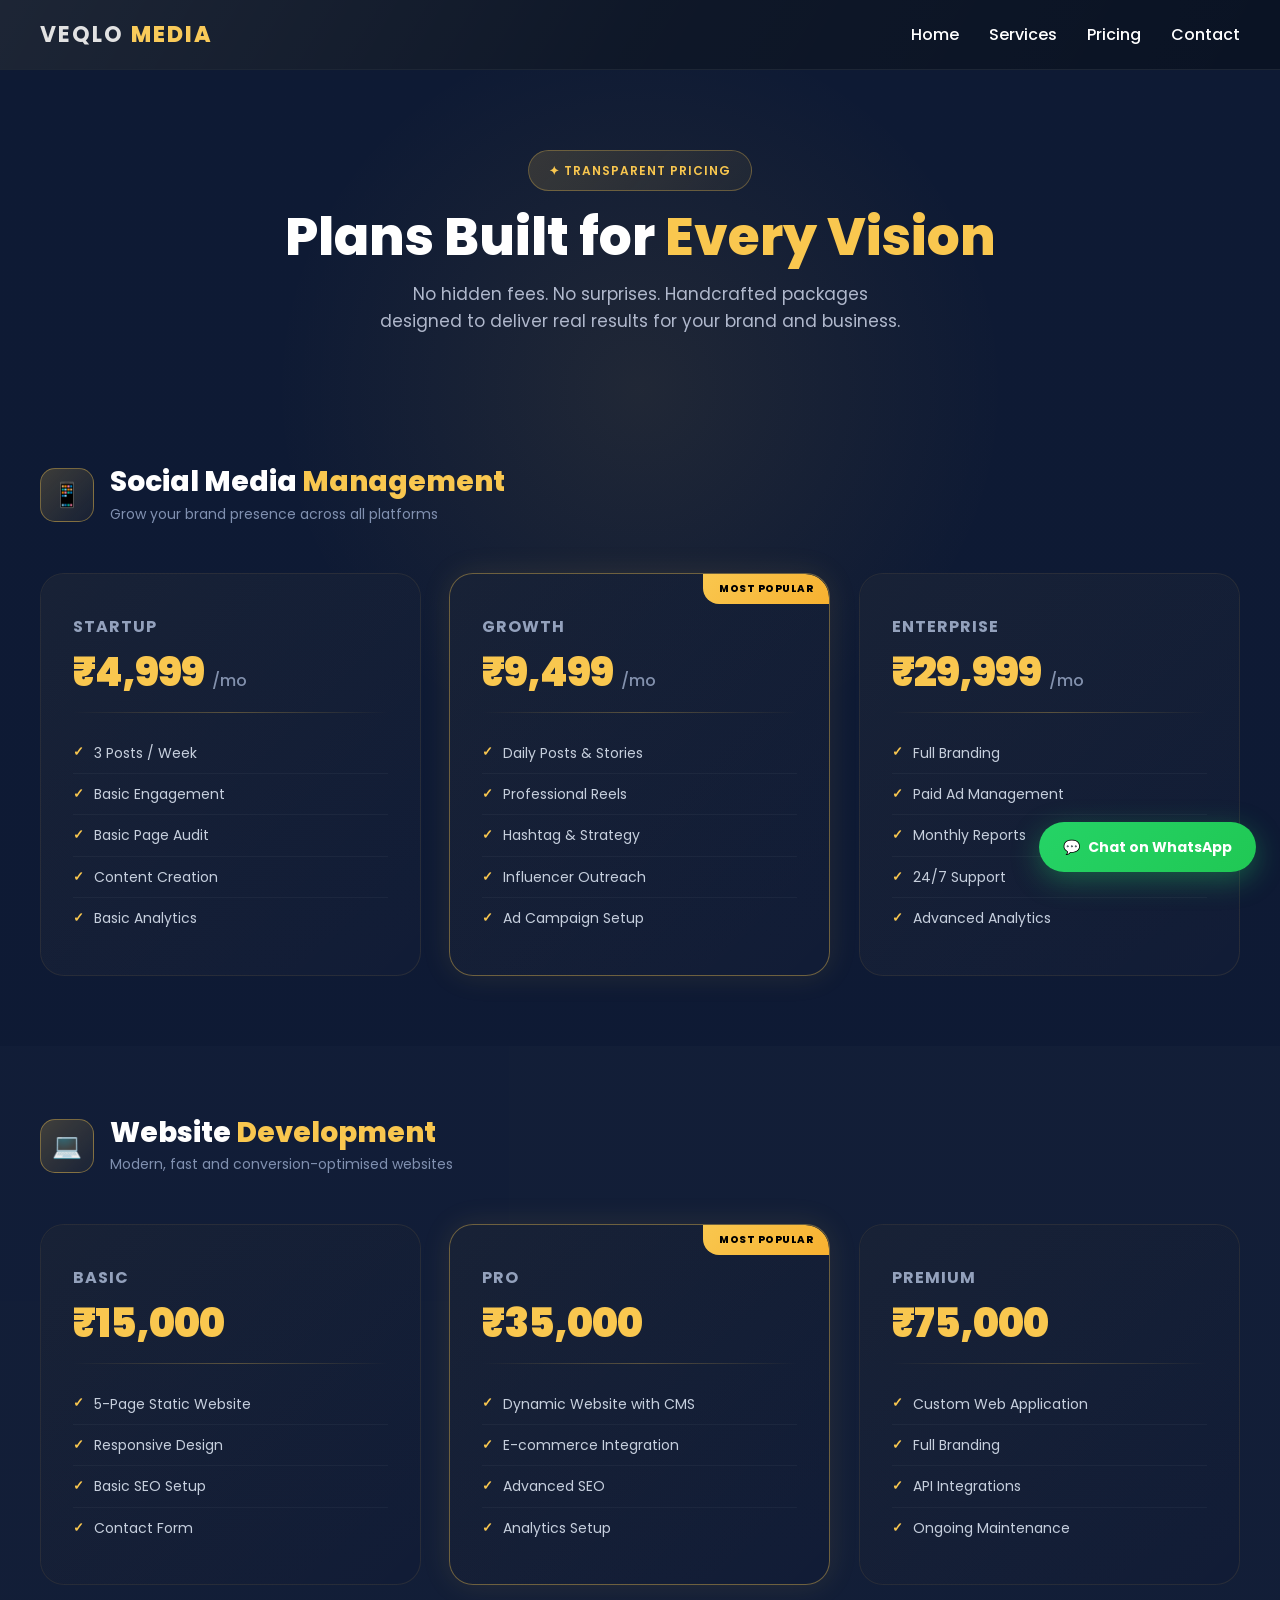
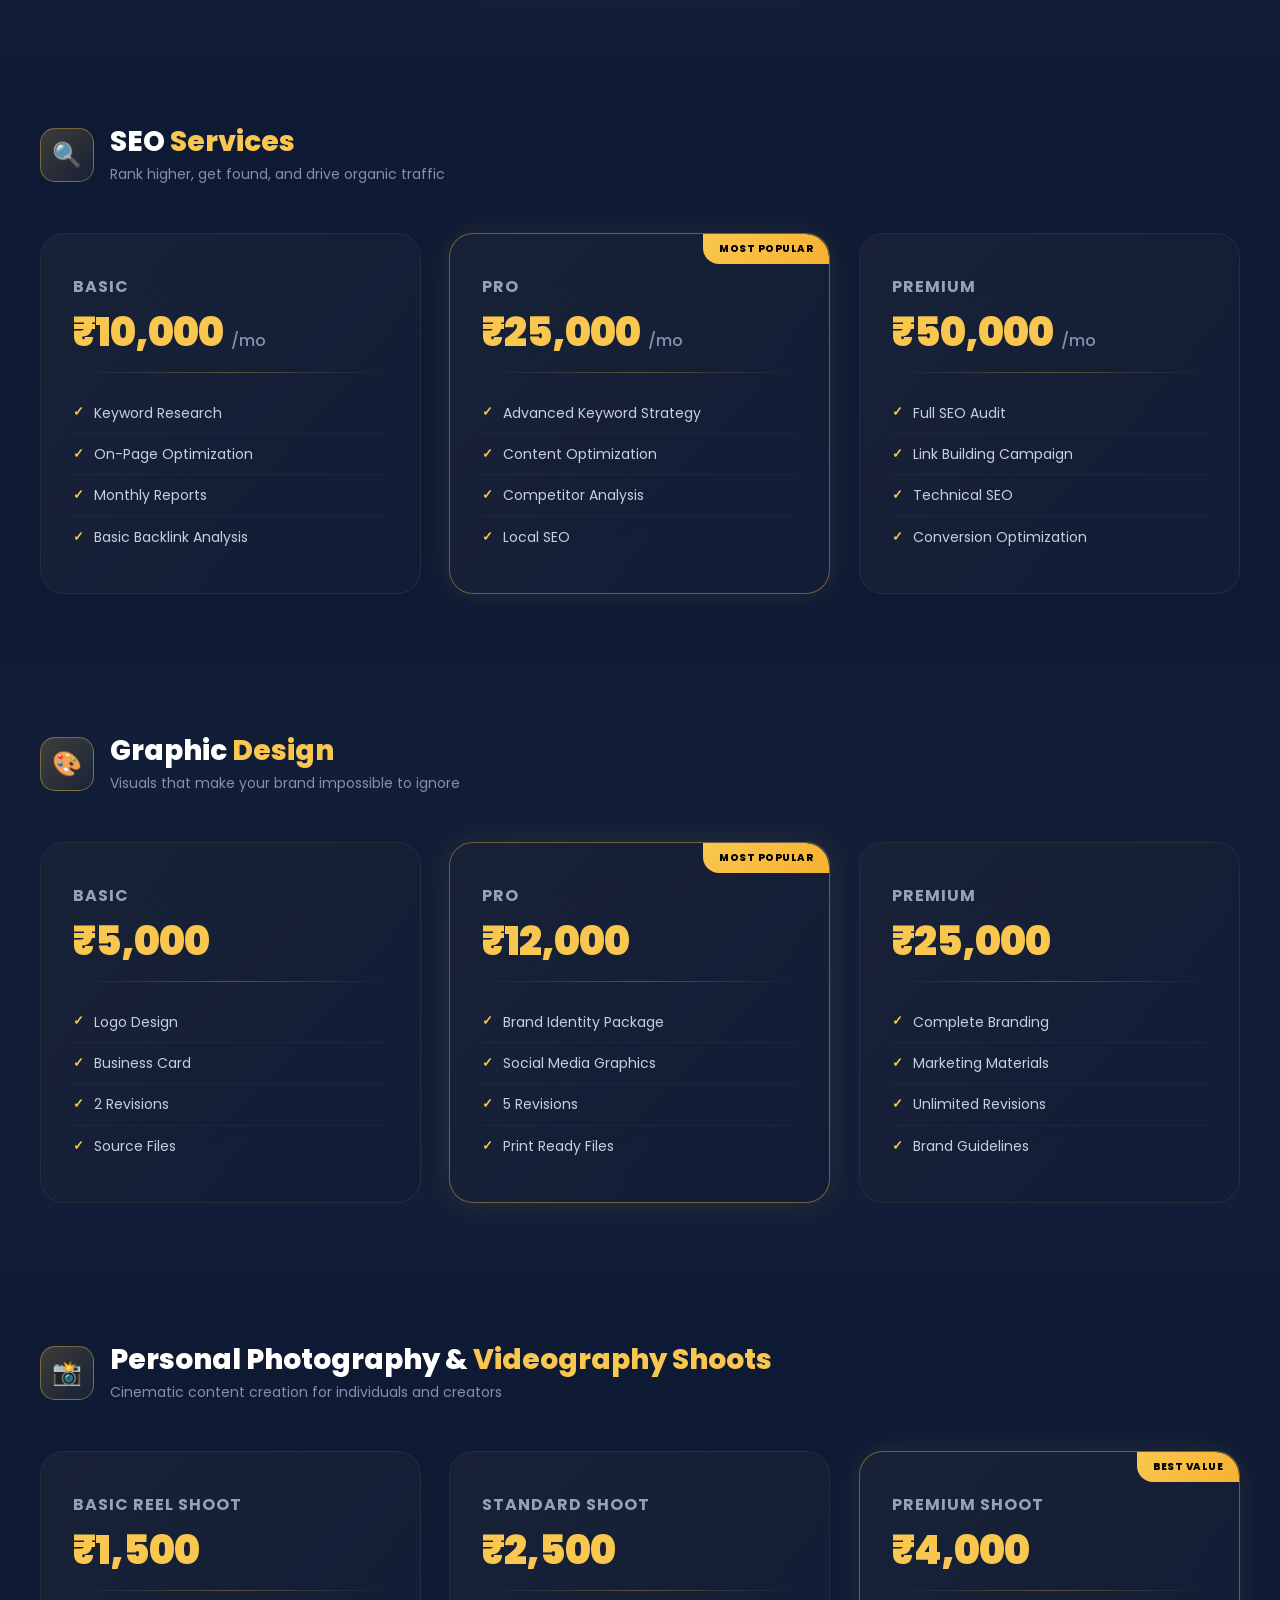
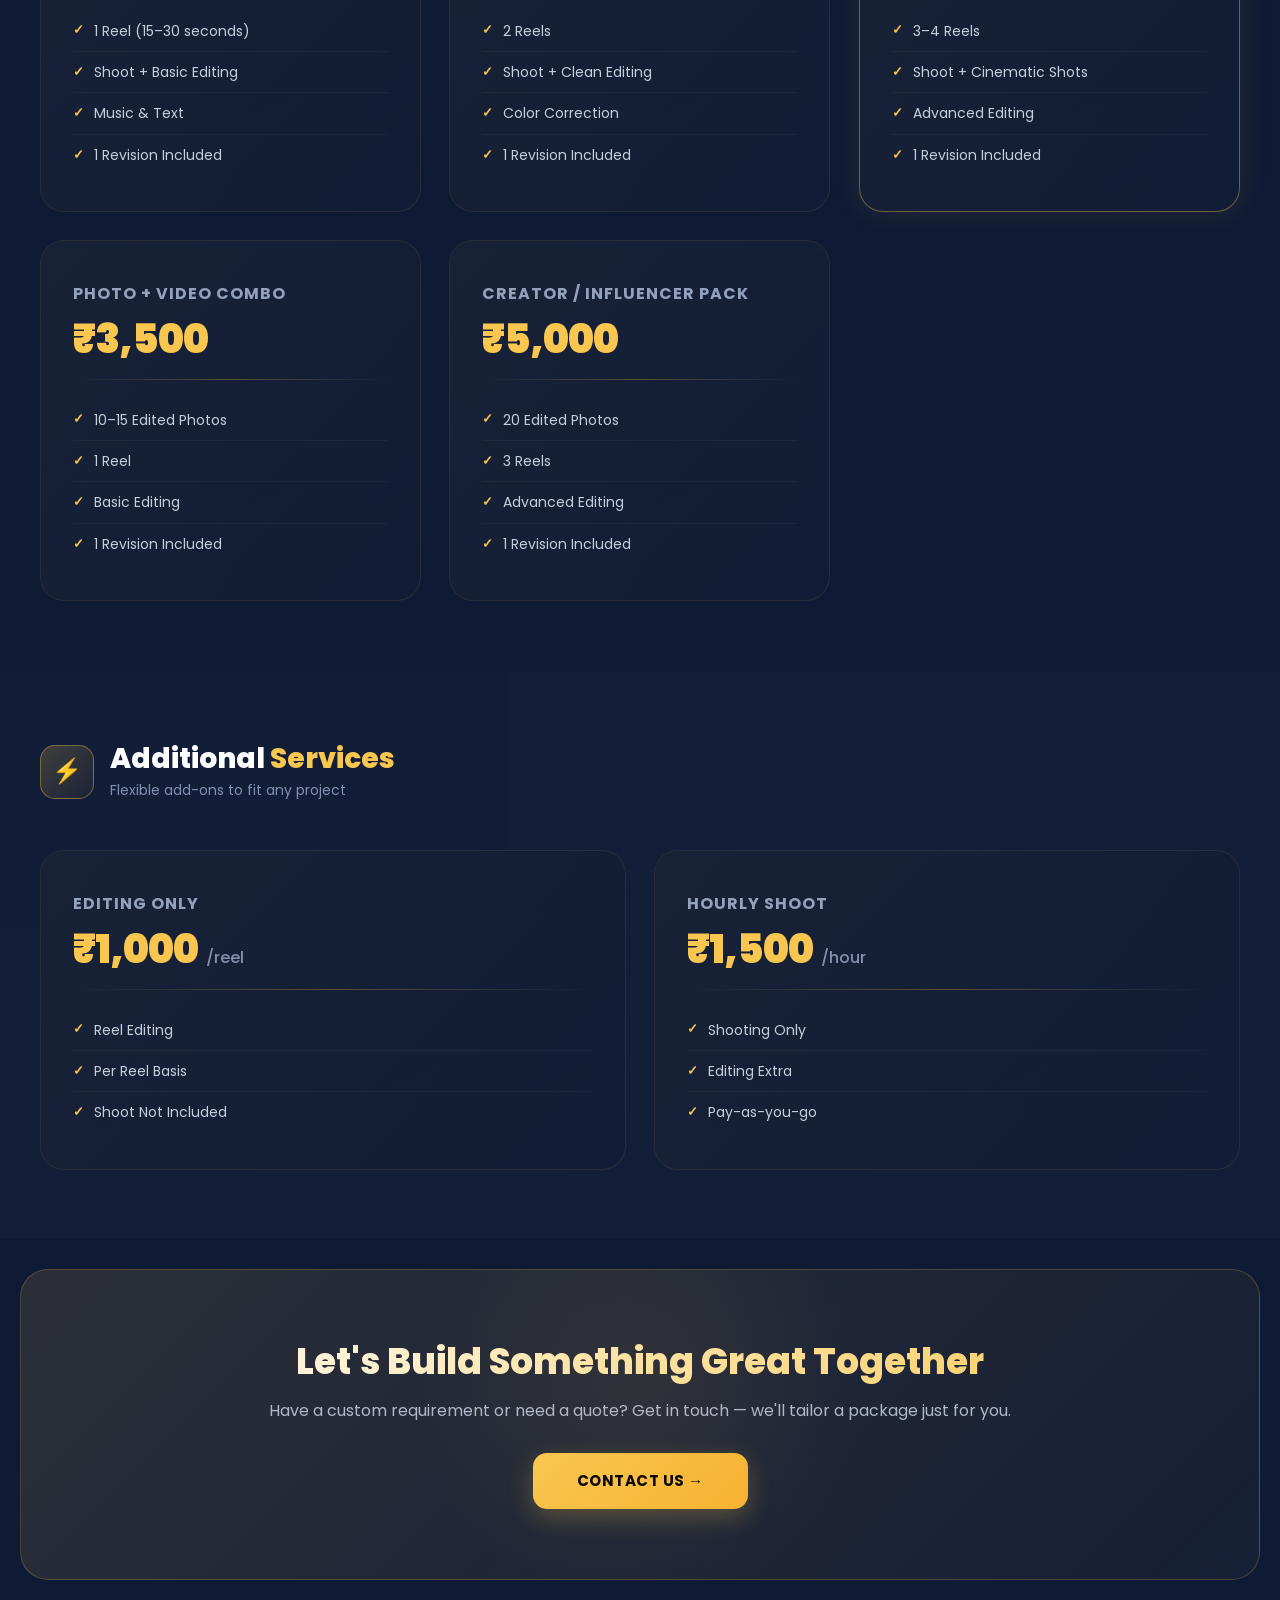
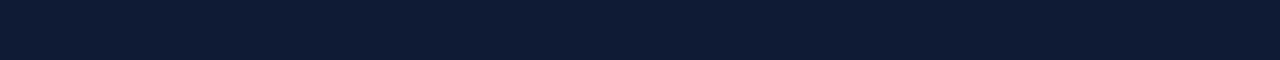
<file: pricing.html>
<!DOCTYPE html>
<html lang="en">

<head>
  <meta charset="UTF-8" />
  <meta name="viewport" content="width=device-width, initial-scale=1.0" />
  <title>Pricing - VEQLO MEDIA</title>
  <meta name="description"
    content="Transparent, flexible pricing for video editing, social media, website development, SEO, graphic design, and photography services at VEQLO MEDIA." />
  <link rel="stylesheet" href="css/style.css" />
  <style>
    /* ===== PRICING PAGE STYLES ===== */

    /* Hero */
    .pricing-hero {
      text-align: center;
      padding: 80px 20px 40px;
      position: relative;
    }

    .pricing-hero::before {
      content: "";
      position: absolute;
      top: -80px;
      left: 50%;
      transform: translateX(-50%);
      width: 800px;
      height: 800px;
      background: radial-gradient(circle, rgba(249, 199, 79, 0.08), transparent 65%);
      z-index: 0;
      pointer-events: none;
    }

    .pricing-hero .tag {
      animation: fadeInDown 0.7s ease both;
    }

    .pricing-hero h1 {
      font-size: 52px;
      font-weight: 800;
      color: #fff;
      margin: 16px 0 14px;
      line-height: 1.15;
      animation: fadeInUp 0.8s ease 0.15s both;
      position: relative;
      z-index: 1;
    }

    .pricing-hero h1 span {
      color: #f9c74f;
    }

    .pricing-hero p {
      font-size: 17px;
      color: #b0b8cc;
      max-width: 520px;
      margin: 0 auto 20px;
      animation: fadeInUp 1s ease 0.3s both;
      position: relative;
      z-index: 1;
    }

    /* ===== SECTION DIVIDER ===== */
    .price-section {
      padding: 70px 20px;
      position: relative;
    }

    .price-section:nth-child(even) {
      background: rgba(255, 255, 255, 0.015);
    }

    .price-section-inner {
      max-width: 1200px;
      margin: auto;
    }

    /* Section Header */
    .section-label {
      display: flex;
      align-items: center;
      gap: 16px;
      margin-bottom: 48px;
    }

    .section-label-icon {
      width: 54px;
      height: 54px;
      background: linear-gradient(135deg, rgba(249, 199, 79, 0.2), rgba(249, 199, 79, 0.04));
      border: 1px solid rgba(249, 199, 79, 0.4);
      border-radius: 15px;
      display: flex;
      align-items: center;
      justify-content: center;
      font-size: 24px;
      flex-shrink: 0;
    }

    .section-label-text h2 {
      font-size: 28px;
      font-weight: 800;
      color: #fff;
      margin: 0 0 4px;
    }

    .section-label-text h2 span {
      color: #f9c74f;
    }

    .section-label-text p {
      font-size: 14px;
      color: #8090b0;
      margin: 0;
    }

    /* Cards Grid */
    .price-grid {
      display: grid;
      grid-template-columns: repeat(auto-fit, minmax(min(100%, 280px), 1fr));
      gap: 28px;
    }

    /* Individual Card */
    .price-card {
      background: linear-gradient(160deg, #0f1b35, #111c36 90%);
      border: 1px solid rgba(249, 199, 79, 0.1);
      border-radius: 24px;
      padding: 40px 32px 36px;
      position: relative;
      transition: all 0.4s ease;
      overflow: hidden;
      animation: scaleIn 0.6s ease both;
    }

    .price-card:nth-child(1) {
      animation-delay: 0.05s;
    }

    .price-card:nth-child(2) {
      animation-delay: 0.12s;
    }

    .price-card:nth-child(3) {
      animation-delay: 0.19s;
    }

    .price-card:nth-child(4) {
      animation-delay: 0.26s;
    }

    .price-card:nth-child(5) {
      animation-delay: 0.33s;
    }

    .price-card::before {
      content: "";
      position: absolute;
      inset: 0;
      border-radius: 24px;
      background: linear-gradient(135deg, rgba(249, 199, 79, 0.04), transparent);
      pointer-events: none;
    }

    .price-card:hover {
      transform: translateY(-12px) scale(1.02);
      border-color: rgba(249, 199, 79, 0.55);
      box-shadow: 0 24px 60px rgba(0, 0, 0, 0.55), 0 0 35px rgba(249, 199, 79, 0.1);
    }

    /* Highlight Card */
    .price-card.hot {
      border-color: rgba(249, 199, 79, 0.4);
      box-shadow: 0 0 30px rgba(249, 199, 79, 0.1);
    }

    .price-card.hot:hover {
      border-color: #f9c74f;
      box-shadow: 0 0 50px rgba(249, 199, 79, 0.25), 0 24px 60px rgba(0, 0, 0, 0.55);
    }

    /* Ribbon Badge */
    .ribbon {
      position: absolute;
      top: 0;
      right: 0;
      background: linear-gradient(135deg, #f9c74f, #f7b130);
      color: #000;
      font-size: 10px;
      font-weight: 800;
      padding: 7px 16px;
      border-radius: 0 24px 0 16px;
      text-transform: uppercase;
      letter-spacing: 0.5px;
      animation: pulseBadge 2s infinite;
    }

    /* Card Name */
    .price-card h3 {
      font-size: 16px;
      font-weight: 700;
      color: #90a0c0;
      text-transform: uppercase;
      letter-spacing: 1px;
      margin: 0 0 12px;
    }

    /* Price */
    .price-value {
      font-size: 40px;
      font-weight: 900;
      color: #f9c74f;
      margin: 0 0 6px;
      letter-spacing: -1px;
      line-height: 1;
    }

    .price-value .unit {
      font-size: 16px;
      font-weight: 500;
      color: #8090b0;
      letter-spacing: 0;
      margin-left: 2px;
    }

    /* Divider */
    .price-divider {
      height: 1px;
      background: linear-gradient(90deg, transparent, rgba(249, 199, 79, 0.3), transparent);
      margin: 20px 0;
    }

    /* Features List */
    .price-card ul {
      list-style: none;
      padding: 0;
      margin: 0;
    }

    .price-card ul li {
      font-size: 14px;
      color: #c5cfe0;
      padding: 9px 0;
      border-bottom: 1px solid rgba(255, 255, 255, 0.04);
      display: flex;
      align-items: center;
      gap: 10px;
    }

    .price-card ul li:last-child {
      border-bottom: none;
    }

    .price-card ul li::before {
      content: "✓";
      color: #f9c74f;
      font-weight: 800;
      font-size: 13px;
      flex-shrink: 0;
    }

    /* ===== WHATSAPP FLOATING CTA ===== */
    .float-cta {
      position: fixed;
      bottom: 28px;
      right: 24px;
      background: linear-gradient(135deg, #25D366, #20c854);
      color: #fff;
      font-weight: 700;
      font-size: 14px;
      padding: 14px 24px;
      border-radius: 50px;
      text-decoration: none;
      box-shadow: 0 8px 28px rgba(37, 211, 102, 0.35);
      transition: all 0.3s ease;
      z-index: 500;
      display: flex;
      align-items: center;
      gap: 8px;
      animation: fadeInUp 1s ease 0.8s both;
    }

    .float-cta:hover {
      transform: translateY(-4px) scale(1.04);
      box-shadow: 0 14px 40px rgba(37, 211, 102, 0.55);
    }

    /* ===== BOTTOM CTA ===== */
    .bottom-cta {
      background: linear-gradient(135deg, rgba(249, 199, 79, 0.12), rgba(249, 199, 79, 0.03));
      border: 1px solid rgba(249, 199, 79, 0.22);
      border-radius: 28px;
      padding: 70px 40px;
      text-align: center;
      margin: 30px 20px 80px;
      position: relative;
      overflow: hidden;
    }

    .bottom-cta::before {
      content: "";
      position: absolute;
      top: -80px;
      left: 50%;
      transform: translateX(-50%);
      width: 500px;
      height: 400px;
      background: radial-gradient(circle, rgba(249, 199, 79, 0.07), transparent 70%);
      pointer-events: none;
    }

    .bottom-cta h2 {
      font-size: 36px;
      font-weight: 800;
      background: linear-gradient(135deg, #fff, #f9c74f);
      -webkit-background-clip: text;
      -webkit-text-fill-color: transparent;
      background-clip: text;
      margin: 0 0 14px;
    }

    .bottom-cta p {
      color: #b0b8cc;
      font-size: 16px;
      margin: 0 0 30px;
    }

    .contact-cta {
      display: inline-block;
      background: linear-gradient(135deg, #f9c74f, #f7b130);
      color: #000;
      font-weight: 700;
      font-size: 15px;
      text-transform: uppercase;
      letter-spacing: 0.5px;
      padding: 16px 44px;
      border-radius: 14px;
      text-decoration: none;
      box-shadow: 0 8px 25px rgba(249, 199, 79, 0.25);
      transition: all 0.3s ease;
    }

    .contact-cta:hover {
      transform: translateY(-3px);
      box-shadow: 0 14px 40px rgba(249, 199, 79, 0.45);
    }

    @media (max-width: 768px) {
      .pricing-hero h1 {
        font-size: clamp(32px, 8vw, 48px);
      }

      .section-label-text h2 {
        font-size: 22px;
      }

      .float-cta span {
        display: none;
      }

      .float-cta {
        padding: 14px 18px;
        font-size: 20px;
      }
    }

    @media (max-width: 480px) {
      .pricing-hero {
        padding: 60px 20px 30px;
      }
      .pricing-hero p {
        font-size: 15px;
      }
      .price-section {
        padding: 40px 20px;
      }
      .bottom-cta {
        padding: 50px 20px;
        margin: 20px 15px 60px;
      }
      .bottom-cta h2 {
        font-size: 24px;
      }
    }
  </style>
</head>

<body>

  <header class="navbar">
    <div class="logo">VEQLO <span>MEDIA</span></div>
    <nav class="nav-links">
      <a href="index.html">Home</a>
      <a href="service.html">Services</a>
      <a href="pricing.html">Pricing</a>
      <a href="contact.html">Contact</a>
    </nav>
    <div class="menu-toggle">☰</div>
  </header>

  <!-- Hero -->
  <section class="pricing-hero">
    <div class="tag">✦ Transparent Pricing</div>
    <h1>Plans Built for <span>Every Vision</span></h1>
    <p>No hidden fees. No surprises. Handcrafted packages designed to deliver real results for your brand and business.
    </p>
  </section>

  <!-- ===== 1. Social Media Management ===== -->
  <section class="price-section">
    <div class="price-section-inner">
      <div class="section-label">
        <div class="section-label-icon">📱</div>
        <div class="section-label-text">
          <h2>Social Media <span>Management</span></h2>
          <p>Grow your brand presence across all platforms</p>
        </div>
      </div>
      <div class="price-grid">

        <div class="price-card">
          <h3>Startup</h3>
          <div class="price-value">₹4,999 <span class="unit">/mo</span></div>
          <div class="price-divider"></div>
          <ul>
            <li>3 Posts / Week</li>
            <li>Basic Engagement</li>
            <li>Basic Page Audit</li>
            <li>Content Creation</li>
            <li>Basic Analytics</li>
          </ul>
        </div>

        <div class="price-card hot">
          <div class="ribbon">Most Popular</div>
          <h3>Growth</h3>
          <div class="price-value">₹9,499 <span class="unit">/mo</span></div>
          <div class="price-divider"></div>
          <ul>
            <li>Daily Posts &amp; Stories</li>
            <li>Professional Reels</li>
            <li>Hashtag &amp; Strategy</li>
            <li>Influencer Outreach</li>
            <li>Ad Campaign Setup</li>
          </ul>
        </div>

        <div class="price-card">
          <h3>Enterprise</h3>
          <div class="price-value">₹29,999 <span class="unit">/mo</span></div>
          <div class="price-divider"></div>
          <ul>
            <li>Full Branding</li>
            <li>Paid Ad Management</li>
            <li>Monthly Reports</li>
            <li>24/7 Support</li>
            <li>Advanced Analytics</li>
          </ul>
        </div>

      </div>
    </div>
  </section>

  <!-- ===== 2. Website Development ===== -->
  <section class="price-section">
    <div class="price-section-inner">
      <div class="section-label">
        <div class="section-label-icon">💻</div>
        <div class="section-label-text">
          <h2>Website <span>Development</span></h2>
          <p>Modern, fast and conversion-optimised websites</p>
        </div>
      </div>
      <div class="price-grid">

        <div class="price-card">
          <h3>Basic</h3>
          <div class="price-value">₹15,000</div>
          <div class="price-divider"></div>
          <ul>
            <li>5-Page Static Website</li>
            <li>Responsive Design</li>
            <li>Basic SEO Setup</li>
            <li>Contact Form</li>
          </ul>
        </div>

        <div class="price-card hot">
          <div class="ribbon">Most Popular</div>
          <h3>Pro</h3>
          <div class="price-value">₹35,000</div>
          <div class="price-divider"></div>
          <ul>
            <li>Dynamic Website with CMS</li>
            <li>E-commerce Integration</li>
            <li>Advanced SEO</li>
            <li>Analytics Setup</li>
          </ul>
        </div>

        <div class="price-card">
          <h3>Premium</h3>
          <div class="price-value">₹75,000</div>
          <div class="price-divider"></div>
          <ul>
            <li>Custom Web Application</li>
            <li>Full Branding</li>
            <li>API Integrations</li>
            <li>Ongoing Maintenance</li>
          </ul>
        </div>

      </div>
    </div>
  </section>

  <!-- ===== 3. SEO Services ===== -->
  <section class="price-section">
    <div class="price-section-inner">
      <div class="section-label">
        <div class="section-label-icon">🔍</div>
        <div class="section-label-text">
          <h2>SEO <span>Services</span></h2>
          <p>Rank higher, get found, and drive organic traffic</p>
        </div>
      </div>
      <div class="price-grid">

        <div class="price-card">
          <h3>Basic</h3>
          <div class="price-value">₹10,000 <span class="unit">/mo</span></div>
          <div class="price-divider"></div>
          <ul>
            <li>Keyword Research</li>
            <li>On-Page Optimization</li>
            <li>Monthly Reports</li>
            <li>Basic Backlink Analysis</li>
          </ul>
        </div>

        <div class="price-card hot">
          <div class="ribbon">Most Popular</div>
          <h3>Pro</h3>
          <div class="price-value">₹25,000 <span class="unit">/mo</span></div>
          <div class="price-divider"></div>
          <ul>
            <li>Advanced Keyword Strategy</li>
            <li>Content Optimization</li>
            <li>Competitor Analysis</li>
            <li>Local SEO</li>
          </ul>
        </div>

        <div class="price-card">
          <h3>Premium</h3>
          <div class="price-value">₹50,000 <span class="unit">/mo</span></div>
          <div class="price-divider"></div>
          <ul>
            <li>Full SEO Audit</li>
            <li>Link Building Campaign</li>
            <li>Technical SEO</li>
            <li>Conversion Optimization</li>
          </ul>
        </div>

      </div>
    </div>
  </section>

  <!-- ===== 4. Graphic Design ===== -->
  <section class="price-section">
    <div class="price-section-inner">
      <div class="section-label">
        <div class="section-label-icon">🎨</div>
        <div class="section-label-text">
          <h2>Graphic <span>Design</span></h2>
          <p>Visuals that make your brand impossible to ignore</p>
        </div>
      </div>
      <div class="price-grid">

        <div class="price-card">
          <h3>Basic</h3>
          <div class="price-value">₹5,000</div>
          <div class="price-divider"></div>
          <ul>
            <li>Logo Design</li>
            <li>Business Card</li>
            <li>2 Revisions</li>
            <li>Source Files</li>
          </ul>
        </div>

        <div class="price-card hot">
          <div class="ribbon">Most Popular</div>
          <h3>Pro</h3>
          <div class="price-value">₹12,000</div>
          <div class="price-divider"></div>
          <ul>
            <li>Brand Identity Package</li>
            <li>Social Media Graphics</li>
            <li>5 Revisions</li>
            <li>Print Ready Files</li>
          </ul>
        </div>

        <div class="price-card">
          <h3>Premium</h3>
          <div class="price-value">₹25,000</div>
          <div class="price-divider"></div>
          <ul>
            <li>Complete Branding</li>
            <li>Marketing Materials</li>
            <li>Unlimited Revisions</li>
            <li>Brand Guidelines</li>
          </ul>
        </div>

      </div>
    </div>
  </section>

  <!-- ===== 5. Photography & Videography Shoots ===== -->
  <section class="price-section">
    <div class="price-section-inner">
      <div class="section-label">
        <div class="section-label-icon">📸</div>
        <div class="section-label-text">
          <h2>Personal Photography &amp; <span>Videography Shoots</span></h2>
          <p>Cinematic content creation for individuals and creators</p>
        </div>
      </div>
      <div class="price-grid">

        <div class="price-card">
          <h3>Basic Reel Shoot</h3>
          <div class="price-value">₹1,500</div>
          <div class="price-divider"></div>
          <ul>
            <li>1 Reel (15–30 seconds)</li>
            <li>Shoot + Basic Editing</li>
            <li>Music &amp; Text</li>
            <li>1 Revision Included</li>
          </ul>
        </div>

        <div class="price-card">
          <h3>Standard Shoot</h3>
          <div class="price-value">₹2,500</div>
          <div class="price-divider"></div>
          <ul>
            <li>2 Reels</li>
            <li>Shoot + Clean Editing</li>
            <li>Color Correction</li>
            <li>1 Revision Included</li>
          </ul>
        </div>

        <div class="price-card hot">
          <div class="ribbon">Best Value</div>
          <h3>Premium Shoot</h3>
          <div class="price-value">₹4,000</div>
          <div class="price-divider"></div>
          <ul>
            <li>3–4 Reels</li>
            <li>Shoot + Cinematic Shots</li>
            <li>Advanced Editing</li>
            <li>1 Revision Included</li>
          </ul>
        </div>

        <div class="price-card">
          <h3>Photo + Video Combo</h3>
          <div class="price-value">₹3,500</div>
          <div class="price-divider"></div>
          <ul>
            <li>10–15 Edited Photos</li>
            <li>1 Reel</li>
            <li>Basic Editing</li>
            <li>1 Revision Included</li>
          </ul>
        </div>

        <div class="price-card">
          <h3>Creator / Influencer Pack</h3>
          <div class="price-value">₹5,000</div>
          <div class="price-divider"></div>
          <ul>
            <li>20 Edited Photos</li>
            <li>3 Reels</li>
            <li>Advanced Editing</li>
            <li>1 Revision Included</li>
          </ul>
        </div>

      </div>
    </div>
  </section>

  <!-- ===== 6. Additional Services ===== -->
  <section class="price-section">
    <div class="price-section-inner">
      <div class="section-label">
        <div class="section-label-icon">⚡</div>
        <div class="section-label-text">
          <h2>Additional <span>Services</span></h2>
          <p>Flexible add-ons to fit any project</p>
        </div>
      </div>
      <div class="price-grid">

        <div class="price-card">
          <h3>Editing Only</h3>
          <div class="price-value">₹1,000 <span class="unit">/reel</span></div>
          <div class="price-divider"></div>
          <ul>
            <li>Reel Editing</li>
            <li>Per Reel Basis</li>
            <li>Shoot Not Included</li>
          </ul>
        </div>

        <div class="price-card">
          <h3>Hourly Shoot</h3>
          <div class="price-value">₹1,500 <span class="unit">/hour</span></div>
          <div class="price-divider"></div>
          <ul>
            <li>Shooting Only</li>
            <li>Editing Extra</li>
            <li>Pay-as-you-go</li>
          </ul>
        </div>

      </div>
    </div>
  </section>

  <!-- Bottom CTA -->
  <div class="bottom-cta">
    <h2>Let's Build Something Great Together</h2>
    <p>Have a custom requirement or need a quote? Get in touch — we'll tailor a package just for you.</p>
    <a href="contact.html" class="contact-cta">Contact Us →</a>
  </div>

  <!-- Floating WhatsApp CTA -->
  <a href="https://wa.me/919999999999" target="_blank" class="float-cta" aria-label="Chat on WhatsApp">
    💬 <span>Chat on WhatsApp</span>
  </a>

  <script src="script/script.js"></script>
</body>

</html>
</file>
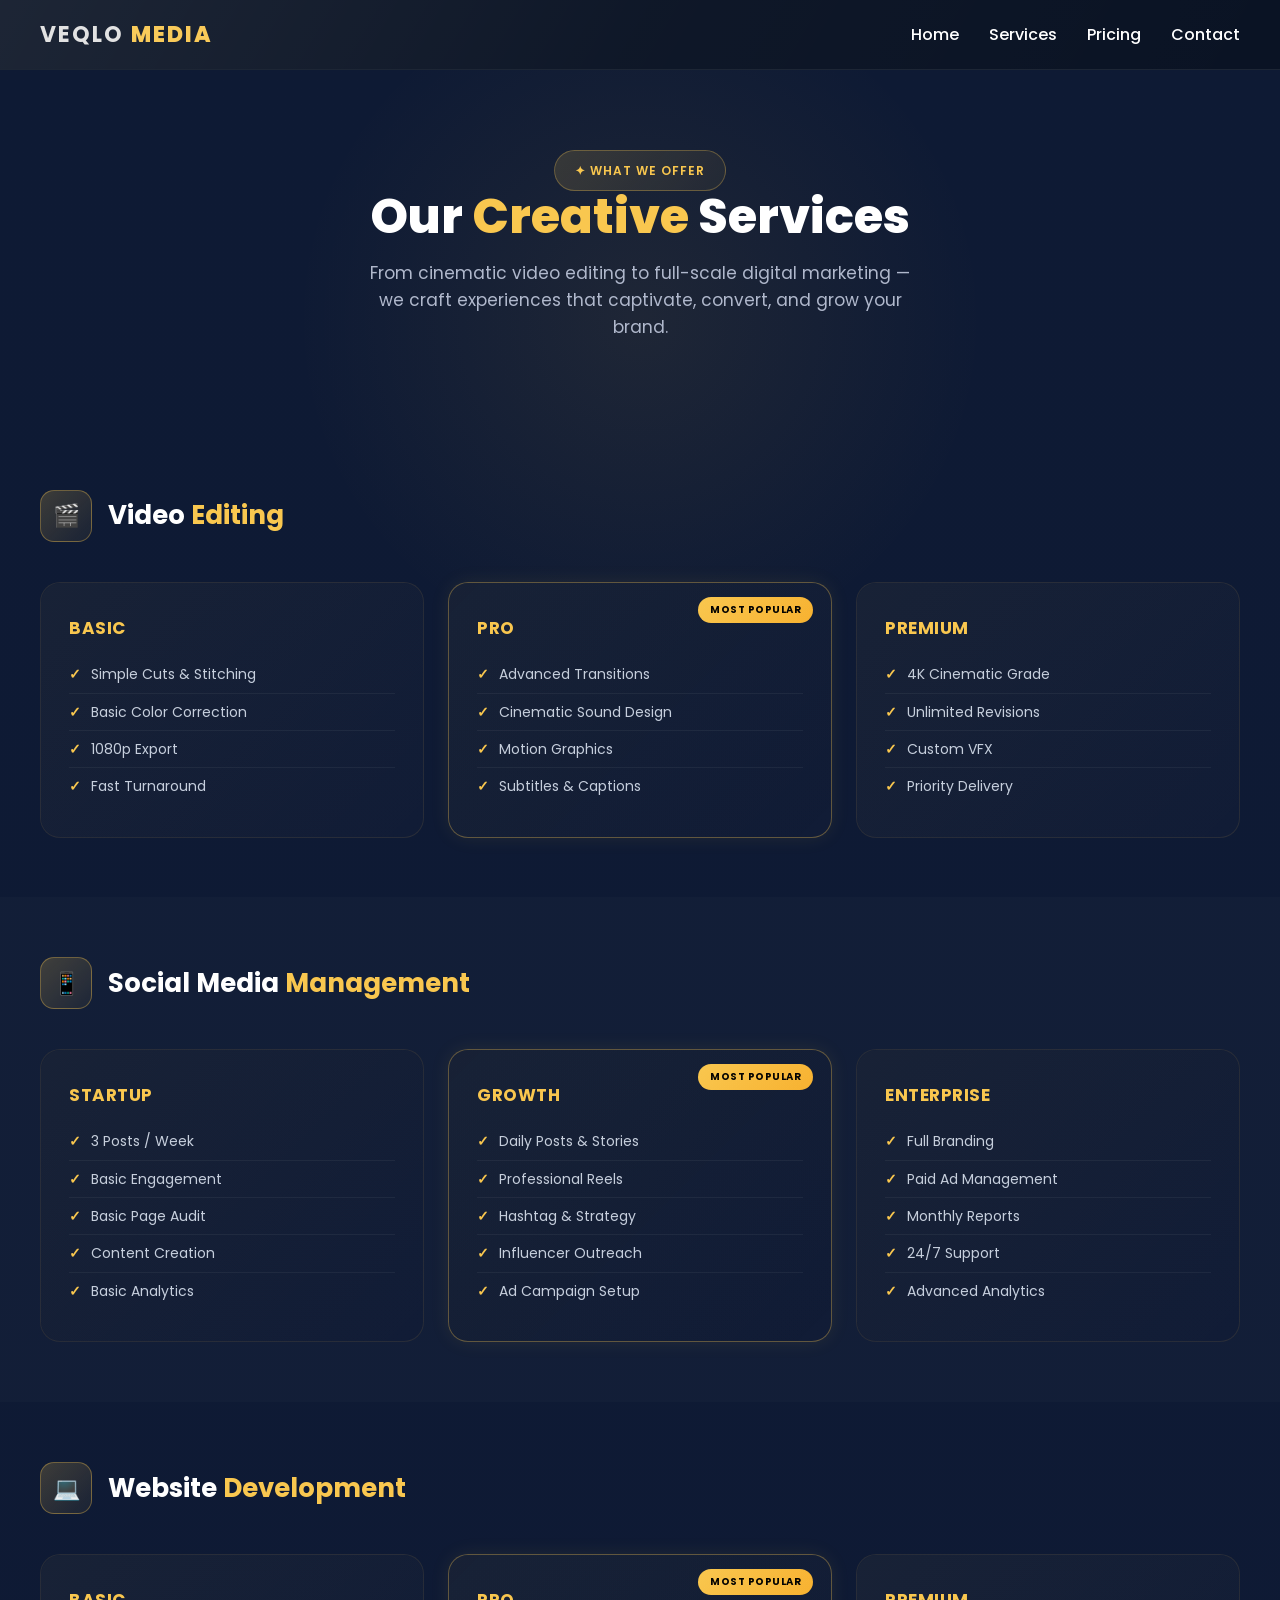
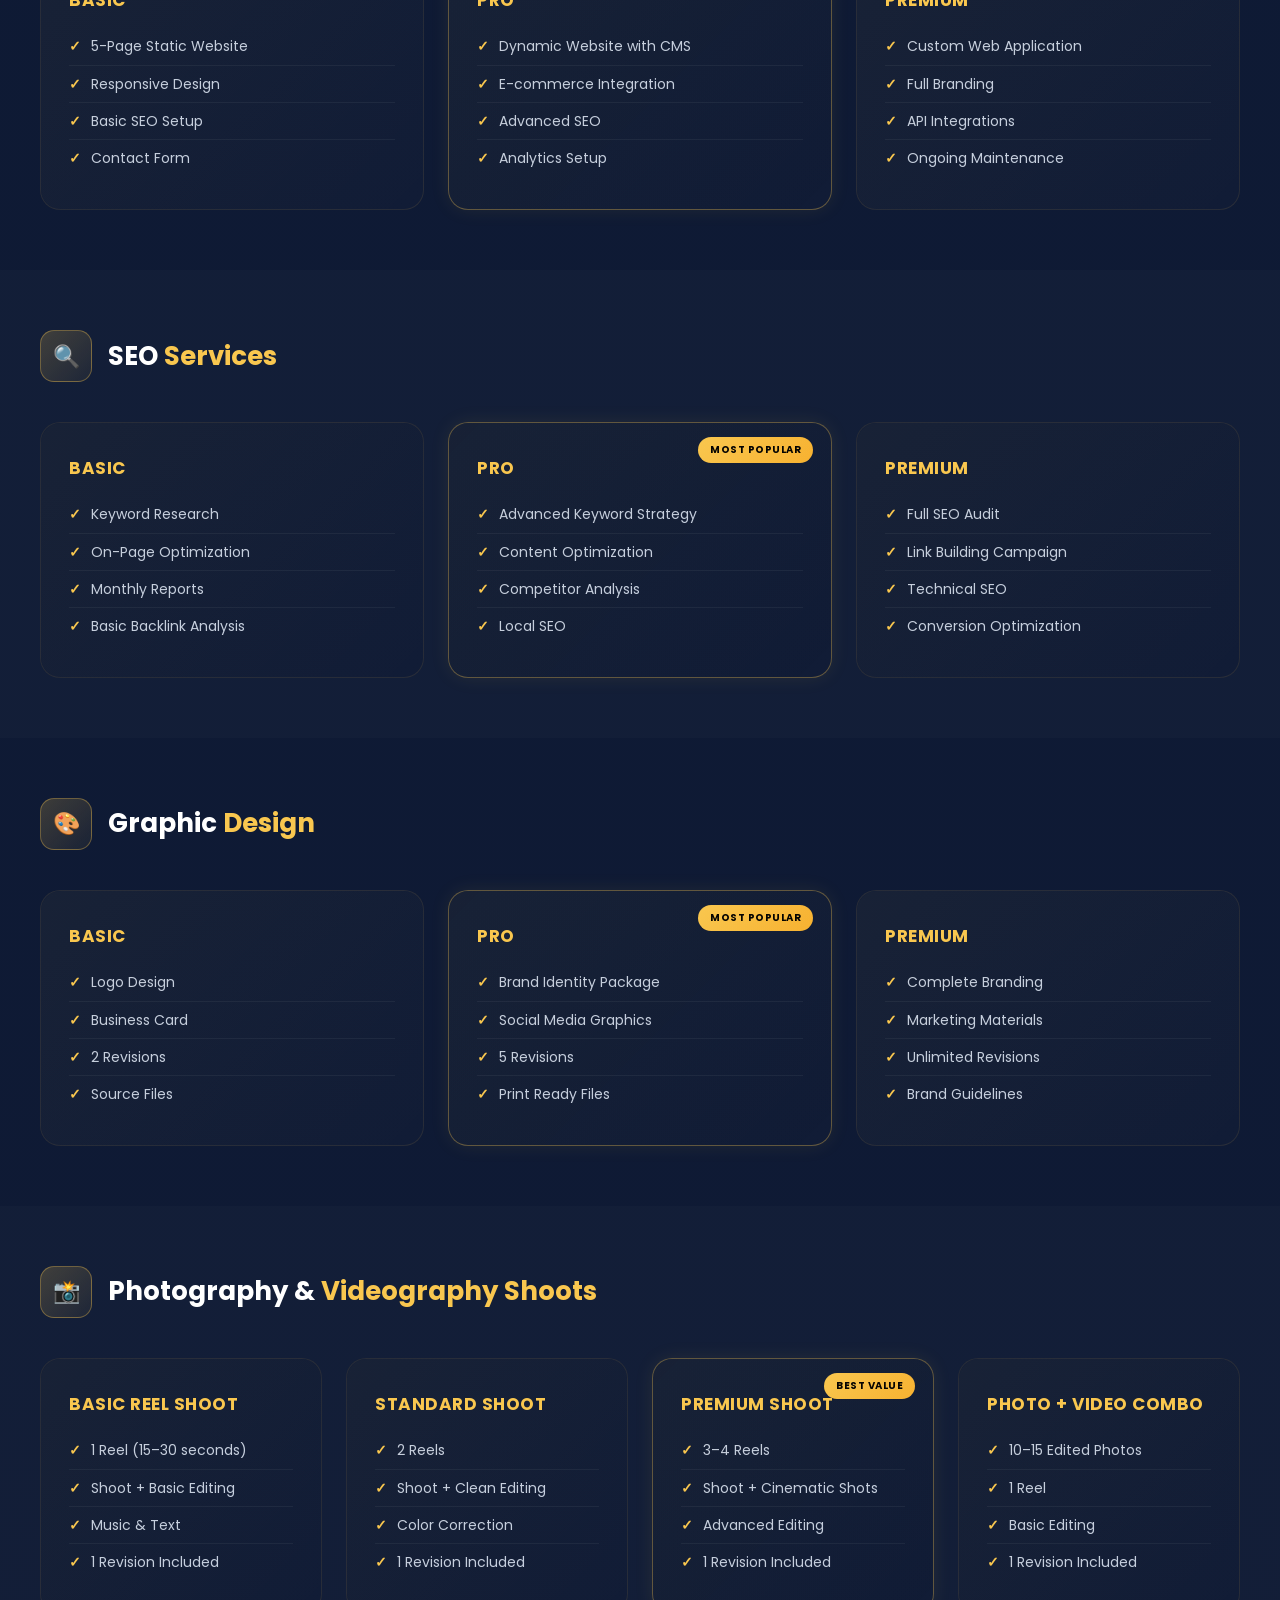
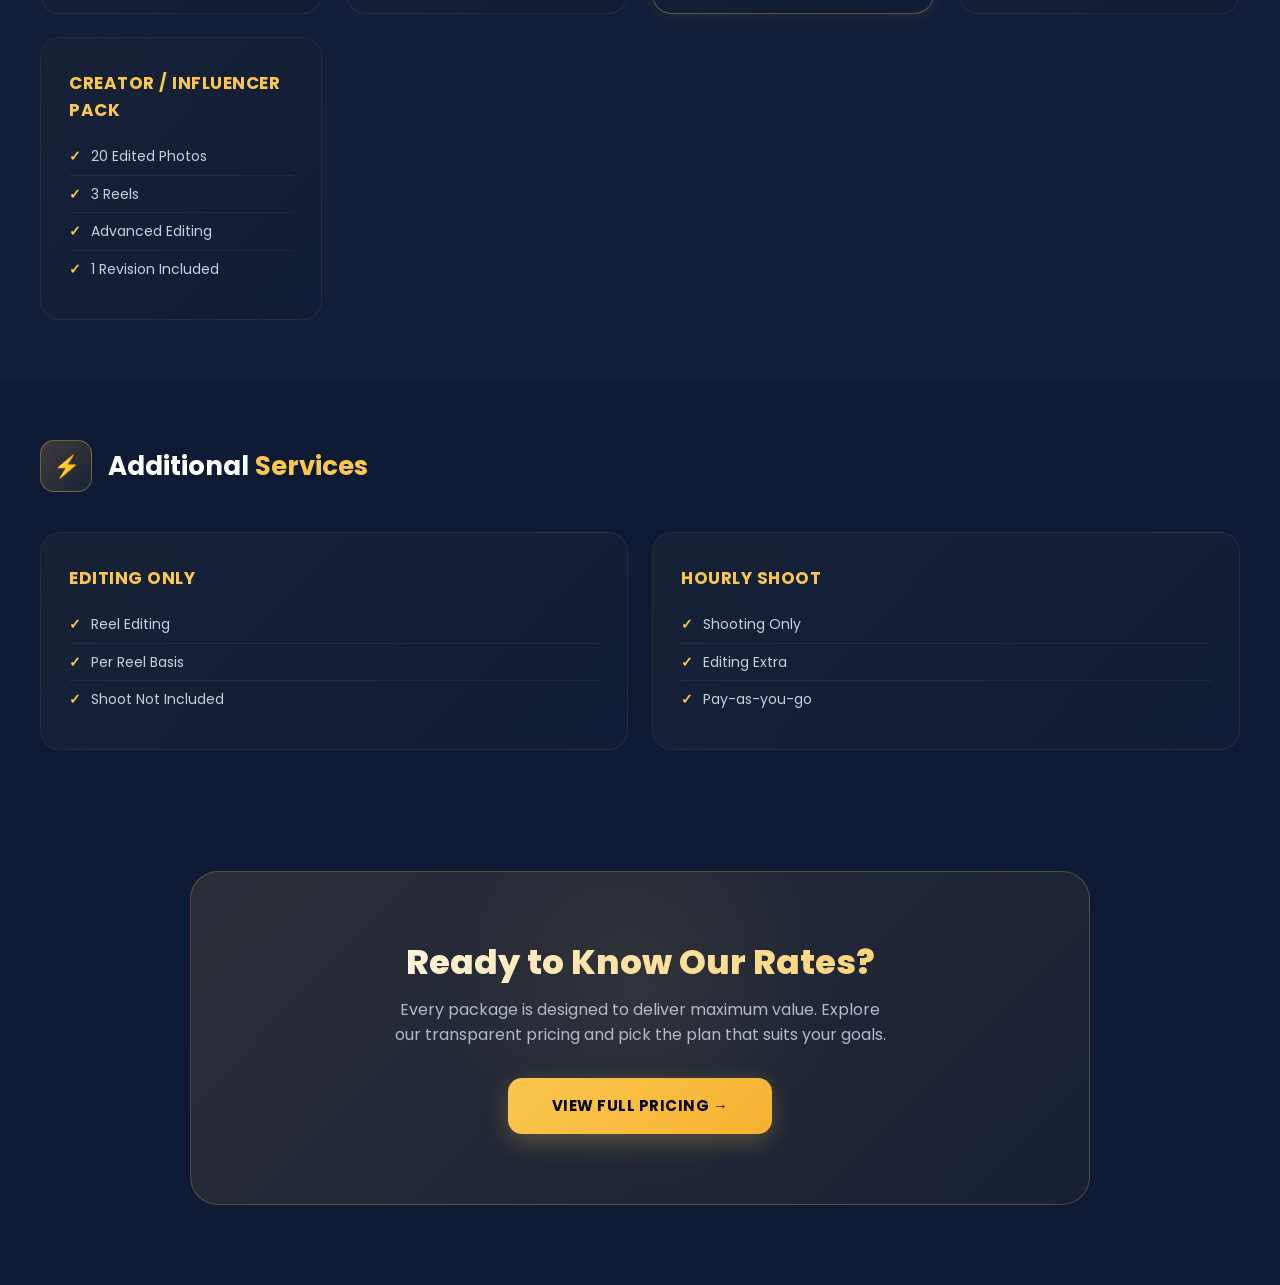
<file: service.html>
<!DOCTYPE html>
<html lang="en">

<head>
  <meta charset="UTF-8" />
  <meta name="viewport" content="width=device-width, initial-scale=1.0" />
  <title>Services - VEQLO MEDIA</title>
  <meta name="description"
    content="Explore all creative services offered by VEQLO MEDIA — video editing, social media management, website development, SEO, graphic design, and photography/videography shoots." />
  <link rel="stylesheet" href="css/style.css" />
  <style>
    /* ===== SERVICE PAGE SPECIFIC ===== */
    .services-hero {
      text-align: center;
      padding: 80px 20px 60px;
      position: relative;
    }

    .services-hero::before {
      content: "";
      position: absolute;
      top: -100px;
      left: 50%;
      transform: translateX(-50%);
      width: 700px;
      height: 700px;
      background: radial-gradient(circle, rgba(249, 199, 79, 0.07), transparent 70%);
      z-index: 0;
      pointer-events: none;
    }

    .services-hero h1 {
      font-size: 48px;
      font-weight: 800;
      color: #fff;
      margin: 0 0 16px;
      animation: fadeInUp 0.8s ease both;
      position: relative;
      z-index: 1;
    }

    .services-hero h1 span {
      color: #f9c74f;
    }

    .services-hero p {
      font-size: 17px;
      color: #b0b8cc;
      max-width: 560px;
      margin: 0 auto 28px;
      animation: fadeInUp 1s ease 0.2s both;
      position: relative;
      z-index: 1;
    }

    .services-hero .tag {
      animation: fadeInDown 0.8s ease 0.1s both;
    }

    /* ===== SERVICE CATEGORY SECTIONS ===== */
    .service-category {
      padding: 60px 20px;
    }

    .service-category:nth-child(even) {
      background: rgba(255, 255, 255, 0.015);
    }

    .service-category .container {
      max-width: 1200px;
      margin: auto;
    }

    .category-header {
      display: flex;
      align-items: center;
      gap: 16px;
      margin-bottom: 40px;
    }

    .category-icon {
      width: 52px;
      height: 52px;
      background: linear-gradient(135deg, rgba(249, 199, 79, 0.2), rgba(249, 199, 79, 0.05));
      border: 1px solid rgba(249, 199, 79, 0.35);
      border-radius: 14px;
      display: flex;
      align-items: center;
      justify-content: center;
      font-size: 22px;
      flex-shrink: 0;
    }

    .category-header h2 {
      font-size: 26px;
      font-weight: 700;
      color: #fff;
      margin: 0;
    }

    .category-header h2 span {
      color: #f9c74f;
    }

    /* ===== SERVICE CARDS GRID ===== */
    .service-cards-grid {
      display: grid;
      grid-template-columns: repeat(auto-fit, minmax(min(100%, 280px), 1fr));
      gap: 24px;
    }

    .service-card {
      background: linear-gradient(145deg, #0f1b35, #111c36);
      border: 1px solid rgba(249, 199, 79, 0.1);
      border-radius: 20px;
      padding: 32px 28px;
      transition: all 0.35s ease;
      position: relative;
      overflow: hidden;
      animation: scaleIn 0.6s ease both;
    }

    .service-card::after {
      content: "";
      position: absolute;
      inset: 0;
      border-radius: 20px;
      background: linear-gradient(135deg, rgba(249, 199, 79, 0.04), transparent);
      pointer-events: none;
    }

    .service-card:hover {
      transform: translateY(-10px) scale(1.02);
      border-color: rgba(249, 199, 79, 0.5);
      box-shadow: 0 20px 50px rgba(0, 0, 0, 0.5), 0 0 30px rgba(249, 199, 79, 0.08);
    }

    .service-card.popular {
      border-color: rgba(249, 199, 79, 0.35);
      box-shadow: 0 0 20px rgba(249, 199, 79, 0.08);
    }

    .service-card .card-badge {
      position: absolute;
      top: 14px;
      right: 18px;
      background: linear-gradient(135deg, #f9c74f, #f7b130);
      color: #000;
      font-size: 10px;
      font-weight: 700;
      padding: 5px 12px;
      border-radius: 20px;
      text-transform: uppercase;
      letter-spacing: 0.5px;
      animation: pulseBadge 2s infinite;
    }

    .service-card h3 {
      font-size: 17px;
      font-weight: 700;
      color: #f9c74f;
      margin: 0 0 14px;
      text-transform: uppercase;
      letter-spacing: 0.5px;
    }

    .service-card ul {
      list-style: none;
      padding: 0;
      margin: 0;
    }

    .service-card ul li {
      font-size: 14px;
      color: #c5cfe0;
      padding: 7px 0;
      border-bottom: 1px solid rgba(255, 255, 255, 0.05);
      display: flex;
      align-items: center;
      gap: 10px;
    }

    .service-card ul li:last-child {
      border-bottom: none;
    }

    .service-card ul li::before {
      content: "✓";
      color: #f9c74f;
      font-weight: 800;
      font-size: 14px;
      flex-shrink: 0;
    }

    /* ===== VIEW PRICING CTA ===== */
    .pricing-cta {
      background: linear-gradient(135deg, rgba(249, 199, 79, 0.12), rgba(249, 199, 79, 0.04));
      border: 1px solid rgba(249, 199, 79, 0.25);
      border-radius: 28px;
      padding: 70px 40px;
      text-align: center;
      margin: 60px 20px 80px;
      max-width: 900px;
      margin-left: auto;
      margin-right: auto;
      position: relative;
      overflow: hidden;
      animation: fadeInUp 0.8s ease 0.4s both;
    }

    .pricing-cta::before {
      content: "";
      position: absolute;
      top: -80px;
      left: 50%;
      transform: translateX(-50%);
      width: 400px;
      height: 400px;
      background: radial-gradient(circle, rgba(249, 199, 79, 0.07), transparent 70%);
      pointer-events: none;
    }

    .pricing-cta h2 {
      font-size: 34px;
      font-weight: 800;
      background: linear-gradient(135deg, #fff, #f9c74f);
      -webkit-background-clip: text;
      -webkit-text-fill-color: transparent;
      background-clip: text;
      margin: 0 0 14px;
    }

    .pricing-cta p {
      color: #b0b8cc;
      font-size: 16px;
      margin: 0 0 30px;
      max-width: 500px;
      margin-left: auto;
      margin-right: auto;
    }

    .cta-btn {
      display: inline-block;
      background: linear-gradient(135deg, #f9c74f, #f7b130);
      color: #000;
      font-weight: 700;
      font-size: 15px;
      text-transform: uppercase;
      letter-spacing: 0.5px;
      padding: 16px 44px;
      border-radius: 14px;
      text-decoration: none;
      transition: all 0.3s ease;
      box-shadow: 0 8px 25px rgba(249, 199, 79, 0.25);
    }

    .cta-btn:hover {
      transform: translateY(-3px);
      box-shadow: 0 14px 40px rgba(249, 199, 79, 0.45);
      background: linear-gradient(135deg, #f7b130, #f5a00d);
    }

    @media (max-width: 768px) {
      .services-hero h1 {
        font-size: clamp(28px, 8vw, 42px);
      }

      .pricing-cta h2 {
        font-size: 26px;
      }
    }

    @media (max-width: 480px) {
      .services-hero {
        padding: 60px 20px 40px;
      }
      .services-hero p {
        font-size: 15px;
      }
      .pricing-cta {
        padding: 50px 20px;
        margin: 40px 15px 60px;
      }
      .category-header h2 {
        font-size: 20px;
      }
    }
  </style>
</head>

<body>

  <header class="navbar">
    <div class="logo">VEQLO <span>MEDIA</span></div>
    <nav class="nav-links">
      <a href="index.html">Home</a>
      <a href="service.html">Services</a>
      <a href="pricing.html">Pricing</a>
      <a href="contact.html">Contact</a>
    </nav>
    <div class="menu-toggle">☰</div>
  </header>

  <!-- Hero -->
  <section class="services-hero">
    <div class="tag">✦ What We Offer</div>
    <h1>Our <span>Creative</span> Services</h1>
    <p>From cinematic video editing to full-scale digital marketing — we craft experiences that captivate, convert, and
      grow your brand.</p>
  </section>

  <!-- 1. Video Editing -->
  <section class="service-category">
    <div class="container">
      <div class="category-header">
        <div class="category-icon">🎬</div>
        <h2>Video <span>Editing</span></h2>
      </div>
      <div class="service-cards-grid">
        <div class="service-card">
          <h3>Basic</h3>
          <ul>
            <li>Simple Cuts &amp; Stitching</li>
            <li>Basic Color Correction</li>
            <li>1080p Export</li>
            <li>Fast Turnaround</li>
          </ul>
        </div>
        <div class="service-card popular">
          <div class="card-badge">Most Popular</div>
          <h3>Pro</h3>
          <ul>
            <li>Advanced Transitions</li>
            <li>Cinematic Sound Design</li>
            <li>Motion Graphics</li>
            <li>Subtitles &amp; Captions</li>
          </ul>
        </div>
        <div class="service-card">
          <h3>Premium</h3>
          <ul>
            <li>4K Cinematic Grade</li>
            <li>Unlimited Revisions</li>
            <li>Custom VFX</li>
            <li>Priority Delivery</li>
          </ul>
        </div>
      </div>
    </div>
  </section>

  <!-- 2. Social Media Management -->
  <section class="service-category">
    <div class="container">
      <div class="category-header">
        <div class="category-icon">📱</div>
        <h2>Social Media <span>Management</span></h2>
      </div>
      <div class="service-cards-grid">
        <div class="service-card">
          <h3>Startup</h3>
          <ul>
            <li>3 Posts / Week</li>
            <li>Basic Engagement</li>
            <li>Basic Page Audit</li>
            <li>Content Creation</li>
            <li>Basic Analytics</li>
          </ul>
        </div>
        <div class="service-card popular">
          <div class="card-badge">Most Popular</div>
          <h3>Growth</h3>
          <ul>
            <li>Daily Posts &amp; Stories</li>
            <li>Professional Reels</li>
            <li>Hashtag &amp; Strategy</li>
            <li>Influencer Outreach</li>
            <li>Ad Campaign Setup</li>
          </ul>
        </div>
        <div class="service-card">
          <h3>Enterprise</h3>
          <ul>
            <li>Full Branding</li>
            <li>Paid Ad Management</li>
            <li>Monthly Reports</li>
            <li>24/7 Support</li>
            <li>Advanced Analytics</li>
          </ul>
        </div>
      </div>
    </div>
  </section>

  <!-- 3. Website Development -->
  <section class="service-category">
    <div class="container">
      <div class="category-header">
        <div class="category-icon">💻</div>
        <h2>Website <span>Development</span></h2>
      </div>
      <div class="service-cards-grid">
        <div class="service-card">
          <h3>Basic</h3>
          <ul>
            <li>5-Page Static Website</li>
            <li>Responsive Design</li>
            <li>Basic SEO Setup</li>
            <li>Contact Form</li>
          </ul>
        </div>
        <div class="service-card popular">
          <div class="card-badge">Most Popular</div>
          <h3>Pro</h3>
          <ul>
            <li>Dynamic Website with CMS</li>
            <li>E-commerce Integration</li>
            <li>Advanced SEO</li>
            <li>Analytics Setup</li>
          </ul>
        </div>
        <div class="service-card">
          <h3>Premium</h3>
          <ul>
            <li>Custom Web Application</li>
            <li>Full Branding</li>
            <li>API Integrations</li>
            <li>Ongoing Maintenance</li>
          </ul>
        </div>
      </div>
    </div>
  </section>

  <!-- 4. SEO Services -->
  <section class="service-category">
    <div class="container">
      <div class="category-header">
        <div class="category-icon">🔍</div>
        <h2>SEO <span>Services</span></h2>
      </div>
      <div class="service-cards-grid">
        <div class="service-card">
          <h3>Basic</h3>
          <ul>
            <li>Keyword Research</li>
            <li>On-Page Optimization</li>
            <li>Monthly Reports</li>
            <li>Basic Backlink Analysis</li>
          </ul>
        </div>
        <div class="service-card popular">
          <div class="card-badge">Most Popular</div>
          <h3>Pro</h3>
          <ul>
            <li>Advanced Keyword Strategy</li>
            <li>Content Optimization</li>
            <li>Competitor Analysis</li>
            <li>Local SEO</li>
          </ul>
        </div>
        <div class="service-card">
          <h3>Premium</h3>
          <ul>
            <li>Full SEO Audit</li>
            <li>Link Building Campaign</li>
            <li>Technical SEO</li>
            <li>Conversion Optimization</li>
          </ul>
        </div>
      </div>
    </div>
  </section>

  <!-- 5. Graphic Design -->
  <section class="service-category">
    <div class="container">
      <div class="category-header">
        <div class="category-icon">🎨</div>
        <h2>Graphic <span>Design</span></h2>
      </div>
      <div class="service-cards-grid">
        <div class="service-card">
          <h3>Basic</h3>
          <ul>
            <li>Logo Design</li>
            <li>Business Card</li>
            <li>2 Revisions</li>
            <li>Source Files</li>
          </ul>
        </div>
        <div class="service-card popular">
          <div class="card-badge">Most Popular</div>
          <h3>Pro</h3>
          <ul>
            <li>Brand Identity Package</li>
            <li>Social Media Graphics</li>
            <li>5 Revisions</li>
            <li>Print Ready Files</li>
          </ul>
        </div>
        <div class="service-card">
          <h3>Premium</h3>
          <ul>
            <li>Complete Branding</li>
            <li>Marketing Materials</li>
            <li>Unlimited Revisions</li>
            <li>Brand Guidelines</li>
          </ul>
        </div>
      </div>
    </div>
  </section>

  <!-- 6. Photography & Videography Shoots -->
  <section class="service-category">
    <div class="container">
      <div class="category-header">
        <div class="category-icon">📸</div>
        <h2>Photography &amp; <span>Videography Shoots</span></h2>
      </div>
      <div class="service-cards-grid">
        <div class="service-card">
          <h3>Basic Reel Shoot</h3>
          <ul>
            <li>1 Reel (15–30 seconds)</li>
            <li>Shoot + Basic Editing</li>
            <li>Music &amp; Text</li>
            <li>1 Revision Included</li>
          </ul>
        </div>
        <div class="service-card">
          <h3>Standard Shoot</h3>
          <ul>
            <li>2 Reels</li>
            <li>Shoot + Clean Editing</li>
            <li>Color Correction</li>
            <li>1 Revision Included</li>
          </ul>
        </div>
        <div class="service-card popular">
          <div class="card-badge">Best Value</div>
          <h3>Premium Shoot</h3>
          <ul>
            <li>3–4 Reels</li>
            <li>Shoot + Cinematic Shots</li>
            <li>Advanced Editing</li>
            <li>1 Revision Included</li>
          </ul>
        </div>
        <div class="service-card">
          <h3>Photo + Video Combo</h3>
          <ul>
            <li>10–15 Edited Photos</li>
            <li>1 Reel</li>
            <li>Basic Editing</li>
            <li>1 Revision Included</li>
          </ul>
        </div>
        <div class="service-card">
          <h3>Creator / Influencer Pack</h3>
          <ul>
            <li>20 Edited Photos</li>
            <li>3 Reels</li>
            <li>Advanced Editing</li>
            <li>1 Revision Included</li>
          </ul>
        </div>
      </div>
    </div>
  </section>

  <!-- 7. Additional Services -->
  <section class="service-category">
    <div class="container">
      <div class="category-header">
        <div class="category-icon">⚡</div>
        <h2>Additional <span>Services</span></h2>
      </div>
      <div class="service-cards-grid">
        <div class="service-card">
          <h3>Editing Only</h3>
          <ul>
            <li>Reel Editing</li>
            <li>Per Reel Basis</li>
            <li>Shoot Not Included</li>
          </ul>
        </div>
        <div class="service-card">
          <h3>Hourly Shoot</h3>
          <ul>
            <li>Shooting Only</li>
            <li>Editing Extra</li>
            <li>Pay-as-you-go</li>
          </ul>
        </div>
      </div>
    </div>
  </section>

  <!-- Pricing CTA -->
  <div class="pricing-cta">
    <h2>Ready to Know Our Rates?</h2>
    <p>Every package is designed to deliver maximum value. Explore our transparent pricing and pick the plan that suits
      your goals.</p>
    <a href="pricing.html" class="cta-btn">View Full Pricing →</a>
  </div>

  <script src="script/script.js"></script>
</body>

</html>
</file>
<file: CSS/STYLE.CSS>
@import url('https://fonts.googleapis.com/css2?family=Poppins:wght@300;400;500;600;700;800&family=Space+Mono:wght@400;700&display=swap');

html {
  scroll-behavior: smooth;
}

body {
  margin: 0;
  font-family: 'Poppins', sans-serif;
  background: linear-gradient(to bottom, #0b1324, #0f1a35);
  color: #e0e0e0;
  padding-top: 70px;
  line-height: 1.6;
}

/* NAVBAR PREMIUM GLOSSY */

.navbar {
  position: fixed;
  top: 0;
  left: 0;
  width: 100%;
  height: 70px;
  padding: 0 40px;
  display: flex;
  align-items: center;
  justify-content: space-between;
  animation: none;
  background: rgba(11, 19, 36, 0.95);
  backdrop-filter: blur(12px);
  -webkit-backdrop-filter: blur(12px);

  border-bottom: 1px solid rgba(255, 255, 255, 0.08);

  z-index: 1000;
  box-sizing: border-box;
}

/* Glossy Shine Effect */
.navbar::before {
  content: "";
  position: absolute;
  top: 0;
  left: 0;
  width: 100%;
  height: 100%;

  background: linear-gradient(
    120deg,
    rgba(255,255,255,0.08),
    rgba(255,255,255,0.02),
    transparent
  );

  pointer-events: none;
}

/* Logo */
.logo {
  font-size: 20px;
  font-weight: 700;
  letter-spacing: 1px;
}

.logo span {
  color: #f9c74f;
}

/* Navigation Links */
.nav-links {
  display: flex;
  gap: 30px;
  position: relative;
}

.nav-links a {
  text-decoration: none;
  color: white;
  font-weight: 500;
  transition: 0.3s ease;
  position: relative;
}

.nav-links a:hover {
  color: #f9c74f;
}

/* Underline Hover Animation */
.nav-links a::after {
  content: "";
  position: absolute;
  bottom: -5px;
  left: 0;
  width: 0%;
  height: 2px;
  background: #f9c74f;
  transition: 0.3s ease;
}

.nav-links a:hover::after {
  width: 100%;
}

/* Mobile Menu */
.menu-toggle {
  display: none;
  color: white;
}

@media (max-width: 768px) {
  .navbar {
    height: 60px;
    padding: 0 20px;
  }

  body {
    padding-top: 60px;
  }

  .nav-links {
    position: fixed;
    top: 60px;
    left: 0;
    right: 0;
    width: 100%;
    background: rgba(11, 19, 36, 0.98);
    backdrop-filter: blur(12px);
    flex-direction: column;
    gap: 0;
    max-height: 0;
    overflow: hidden;
    transition: max-height 0.4s ease;
    z-index: 999;
    border-bottom: 1px solid rgba(255, 255, 255, 0.08);
    box-sizing: border-box;
  }

  .nav-links.active {
    max-height: 400px;
  }

  .nav-links a {
    padding: 15px 25px;
    text-align: left;
    display: block;
    border-bottom: 1px solid rgba(255, 255, 255, 0.05);
    font-size: 14px;
    width: 100%;
    box-sizing: border-box;
  }

  .nav-links a::after {
    display: none;
  }

  .nav-links a:hover {
    background: rgba(249, 199, 79, 0.1);
    color: #f9c74f;
  }

  .menu-toggle {
    display: flex;
    font-size: 24px;
    cursor: pointer;
    transition: all 0.3s ease;
    background: none;
    border: none;
    align-items: center;
    justify-content: center;
  }

  .menu-toggle:hover {
    transform: scale(1.1);
    color: #f9c74f;
  }

  .menu-toggle.active {
    color: #f9c74f;
  }
}



/* ===== ANIMATIONS ===== */

@keyframes fadeInUp {
  from {
    opacity: 0;
    transform: translateY(30px);
  }
  to {
    opacity: 1;
    transform: translateY(0);
  }
}

@keyframes fadeInDown {
  from {
    opacity: 0;
    transform: translateY(-20px);
  }
  to {
    opacity: 1;
    transform: translateY(0);
  }
}

@keyframes slideInLeft {
  from {
    opacity: 0;
    transform: translateX(-30px);
  }
  to {
    opacity: 1;
    transform: translateX(0);
  }
}

@keyframes scaleIn {
  from {
    opacity: 0;
    transform: scale(0.95);
  }
  to {
    opacity: 1;
    transform: scale(1);
  }
}

@keyframes textGlow {
  0%, 100% {
    text-shadow: 0 0 10px rgba(249, 199, 79, 0.5);
  }
  50% {
    text-shadow: 0 0 20px rgba(249, 199, 79, 0.8);
  }
}

@keyframes float {
  0%, 100% {
    transform: translateY(0px);
  }
  50% {
    transform: translateY(-10px);
  }
}

/* ===== LOGO ===== */

.logo {
  font-weight: 700;
  font-size: 22px;
  letter-spacing: 2px;
  animation: fadeInDown 0.8s ease;
}

.logo span {
  color: #f9c74f;
  font-weight: 800;
}

.menu-toggle {
  font-size: 22px;
  cursor: pointer;
  transition: transform 0.3s ease;
}

.menu-toggle:hover {
  transform: scale(1.1);
}

/* ===== HERO SECTION ===== */

.hero {
  text-align: center;
  padding: 100px 20px 60px;
  min-height: 100vh;
  display: flex;
  flex-direction: column;
  justify-content: center;
  position: relative;
}
}

.hero h1 {
  font-size: 48px;
  font-weight: 700;
  margin: 20px 0;
  line-height: 1.2;
  animation: fadeInUp 0.9s ease 0.2s both;
  color: #ffffff;
  letter-spacing: 0;
}

.hero h1 span {
  color: #f9c74f;
  display: inline-block;
  animation: textGlow 3s ease infinite;
}

.hero p {
  font-size: 18px;
  color: #b0b8cc;
  margin: 20px 0 40px;
  max-width: 600px;
  margin-left: auto;
  margin-right: auto;
  animation: fadeInUp 1s ease 0.4s both;
  font-weight: 400;
  letter-spacing: 0.5px;
}

/* ===== TAG ===== */

.tag {
  background: linear-gradient(135deg, rgba(249, 199, 79, 0.15), rgba(249, 199, 79, 0.05));
  padding: 10px 20px;
  border-radius: 50px;
  font-size: 12px;
  color: #f9c74f;
  font-weight: 600;
  border: 1px solid rgba(249, 199, 79, 0.3);
  display: inline-block;
  animation: fadeInDown 0.8s ease 0.1s both;
  letter-spacing: 1px;
  text-transform: uppercase;
}

.video-card {
  background: linear-gradient(145deg, #1b2b52, #101c34);
  padding: 25px;
  border-radius: 20px;
  display: flex;
  align-items: center;
  gap: 20px;
  margin-top: 40px;
  border: 1px solid rgba(249, 199, 79, 0.1);
  transition: all 0.4s ease;
  animation: fadeInUp 1s ease 0.6s both;
}

.video-card:hover {
  box-shadow: 0 20px 50px rgba(0,0,0,0.5);
  border-color: rgba(249, 199, 79, 0.3);
  transform: translateY(-8px);
}

.play-btn {
  background: linear-gradient(135deg, #f9c74f, #f7b130);
  border: none;
  padding: 14px;
  border-radius: 50%;
  cursor: pointer;
  transition: all 0.3s ease;
  color: black;
  font-size: 20px;
  font-weight: 700;
  box-shadow: 0 6px 20px rgba(249, 199, 79, 0.3);
}

.play-btn:hover {
  transform: scale(1.1);
  box-shadow: 0 10px 30px rgba(249, 199, 79, 0.5);
}

.card {
  background: #111c36;
  padding: 20px;
  margin: 20px;
  border-radius: 15px;
}

.highlight {
  border: 2px solid #f9c74f;
}

.card h1 {
  color: #f9c74f;
}

button {
  background: #f9c74f;
  border: none;
  padding: 10px 20px;
  border-radius: 10px;
  cursor: pointer;
  font-weight: bold;
}

.cta-section {
  background: linear-gradient(135deg, rgba(249, 199, 79, 0.1), rgba(249, 199, 79, 0.05));
  padding: 60px 40px;
  text-align: center;
  border-radius: 25px;
  margin: 40px 20px;
  border: 1px solid rgba(249, 199, 79, 0.2);
  animation: fadeInUp 1s ease 0.5s both;
}

.cta-section h2 {
  font-size: 36px;
  font-weight: 800;
  margin-bottom: 15px;
  background: linear-gradient(135deg, #ffffff, #f9c74f);
  -webkit-background-clip: text;
  -webkit-text-fill-color: transparent;
  background-clip: text;
}

.cta-section p {
  font-size: 16px;
  color: #b0b8cc;
  margin-bottom: 30px;
}

.whatsapp-btn {
  background: linear-gradient(135deg, #25D366, #20c854);
  color: white;
  padding: 16px 40px;
  border-radius: 30px;
  text-decoration: none;
  display: inline-block;
  margin-top: 15px;
  font-weight: 700;
  font-size: 16px;
  letter-spacing: 0.5px;
  text-transform: uppercase;
  box-shadow: 0 8px 25px rgba(37, 211, 102, 0.3);
  transition: all 0.3s ease;
  border: 2px solid transparent;
}

.whatsapp-btn:hover {
  transform: translateY(-3px);
  box-shadow: 0 12px 35px rgba(37, 211, 102, 0.5);
  background: linear-gradient(135deg, #20c854, #1ba854);
}

.bottom-nav {
  display: flex;
  justify-content: space-around;
  background: #0e1a34;
  padding: 15px;
  position: fixed;
  bottom: 0;
  width: 100%;
}

.bottom-nav a {
  color: white;
  text-decoration: none;
}

.video-card {
  position: relative;
  border-radius: 20px;
  overflow: hidden;
  cursor: pointer;
  background: #111c36;
}

/* Showreel Section */
.showreel-section {
  margin: 60px 0;
  animation: fadeInUp 1s ease 0.5s both;
}

.video-wrapper {
  position: relative;
  overflow: hidden;
  border-radius: 20px;
}

.preview-video {
  width: 100%;
  height: auto;
  object-fit: cover;
  transition: transform 0.4s ease;
  border-radius: 20px;
  display: block;
}

.video-card:hover .preview-video {
  transform: scale(1.08);
}

.video-overlay {
  position: absolute;
  bottom: 0;
  width: 100%;
  padding: 20px;
  background: linear-gradient(to top, rgba(0,0,0,0.8), transparent);
  display: flex;
  align-items: center;
  gap: 15px;
}

.video-info h3 {
  margin: 0;
  color: white;
}

.video-info small {
  color: #ccc;
}

.play-btn {
  background: #f9c74f;
  border: none;
  padding: 12px 16px;
  border-radius: 50%;
  font-size: 16px;
  cursor: pointer;
  transition: transform 0.3s ease;
}

.play-btn:hover {
  transform: scale(1.1);
}

/* Modal */
.video-modal {
  display: none;
  position: fixed;
  top: 0;
  left: 0;
  width: 100%;
  height: 100%;
  background: rgba(0,0,0,0.95);
  justify-content: center;
  align-items: center;
  z-index: 999;
}

.video-container {
  position: relative;
  width: 90%;
  max-width: 900px;
}

.video-container video {
  width: 80%;
  border-radius: 15px;
}

.close-btn {
  position: absolute;
  top: -40px;
  right: 0;
  font-size: 28px;
  cursor: pointer;
  color: white;
}


/* ===== CINEMATIC SERVICES ===== */

.services-page {
  padding: 140px 20px;
  position: relative;
  overflow: hidden;
  min-height: 100vh;
  display: flex;
  align-items: center;
}

/* Background Radial Glow */
.services-page::before {
  content: "";
  position: absolute;
  top: -200px;
  left: 50%;
  transform: translateX(-50%);
  width: 800px;
  height: 800px;
  background: radial-gradient(circle, rgba(249,199,79,0.08), transparent 70%);
  z-index: 0;
}

.container {
  max-width: 1200px;
  margin: auto;
  position: relative;
  z-index: 1;
  width: 100%;
}

.section-title {
  text-align: center;
  font-size: 36px;
  font-weight: 700;
  margin-bottom: 60px;
  letter-spacing: 0.5px;
  color: #ffffff;
}

/* Pricing Page */
.pricing-page {
  padding: 140px 20px;
  position: relative;
  overflow: hidden;
  min-height: 100vh;
  display: flex;
  align-items: center;
}

/* Background Radial Glow */
.pricing-page::before {
  content: "";
  position: absolute;
  top: -200px;
  left: 50%;
  transform: translateX(-50%);
  width: 800px;
  height: 800px;
  background: radial-gradient(circle, rgba(249,199,79,0.08), transparent 70%);
  z-index: 0;
}

/* Grid */
.pricing-grid {
  display: grid;
  grid-template-columns: repeat(3, 1fr);
  gap: 50px;
  margin-bottom: 60px;
}

/* Staggered animations */
.pricing-card:nth-child(1) {
  animation: scaleIn 0.6s ease 0.1s both;
}

.pricing-card:nth-child(2) {
  animation: scaleIn 0.6s ease 0.2s both;
}

.pricing-card:nth-child(3) {
  animation: scaleIn 0.6s ease 0.3s both;
}

/* Card */
.pricing-card {
  background: linear-gradient(145deg, #0f1b35, #111c36);
  padding: 50px 35px;
  border-radius: 25px;
  transition: all 0.4s ease;
  position: relative;
  overflow: visible;
  border: 1px solid rgba(249, 199, 79, 0.1);
}

/* Subtle Shine Animation */
.pricing-card::before { display: none !important; }
.pricing-card:hover::before { display: none !important; }

/* Hover Lift + Tilt */
.pricing-card:hover {
  transform: translateY(-15px) scale(1.02);
  box-shadow: 0 25px 60px rgba(0,0,0,0.6);
  border: 2px solid #f9c74f;
}

/* Highlight Card */
.pricing-card.highlight {
  border: 1px solid rgba(249, 199, 79, 0.1);
  box-shadow: 0 0 20px rgba(249,199,79,0.1);
  transform: scale(1);
}

.pricing-card.highlight:hover {
  border: 2px solid #f9c74f;
  box-shadow: 0 0 40px rgba(249,199,79,0.3), 0 25px 60px rgba(0,0,0,0.6);
  transform: translateY(-15px) scale(1.02);
}

/* Gold Glow Behind Pro */
.pricing-card.highlight::after { display: none !important; }
.pricing-card.highlight:hover::after { display: none !important; }

/* Badge */
.badge {
  position: absolute;
  top: 10px;
  right: 25px;
  background: linear-gradient(135deg, #f9c74f, #f7b130);
  color: black;
  font-size: 11px;
  font-weight: 700;
  padding: 8px 16px;
  border-radius: 20px;
  animation: pulseBadge 2s infinite;
  text-transform: uppercase;
  letter-spacing: 0.5px;
}

@keyframes pulseBadge {
  0% { box-shadow: 0 0 0 0 rgba(249,199,79,0.5); }
  70% { box-shadow: 0 0 0 15px rgba(249,199,79,0); }
  100% { box-shadow: 0 0 0 0 rgba(249,199,79,0); }
}

/* Typography */
.pricing-card h3 {
  margin-bottom: 15px;
  font-size: 18px;
  font-weight: 600;
  text-transform: uppercase;
  letter-spacing: 1px;
  color: #e0e0e0;
}

.pricing-card h1 {
  color: #f9c74f;
  margin-bottom: 30px;
  font-size: 42px;
  font-weight: 800;
  letter-spacing: -1px;
}

.pricing-card ul {
  list-style: none;
  padding: 0;
  margin-bottom: 35px;
  text-align: left;
}

.pricing-card ul li {
  margin-bottom: 14px;
  opacity: 0.85;
  font-size: 15px;
  display: flex;
  align-items: center;
  color: #c5cfe0;
}

.pricing-card ul li::before {
  content: "✓";
  color: #f9c74f;
  font-weight: 800;
  margin-right: 12px;
  font-size: 18px;
}

/* Button */
.pricing-card button {
  width: 100%;
  background: linear-gradient(135deg, #f9c74f, #f7b130);
  border: none;
  padding: 14px 30px;
  border-radius: 12px;
  font-weight: 700;
  cursor: pointer;
  transition: all 0.3s ease;
  color: black;
  font-size: 15px;
  letter-spacing: 0.5px;
  text-transform: uppercase;
  box-shadow: 0 8px 25px rgba(249, 199, 79, 0.2);
}

.pricing-card button:hover {
  transform: translateY(-2px);
  box-shadow: 0 12px 35px rgba(249, 199, 79, 0.4);
  background: linear-gradient(135deg, #f7b130, #f5a00d);
}

.pricing-card button:active {
  transform: translateY(0);
}

/* ===== MODERN CONTACT SECTION ===== */

.contact-page {
  padding: 140px 20px;
  position: relative;
  overflow: hidden;
  min-height: 100vh;
  display: flex;
  align-items: center;
}

/* Background Radial Glow */
.contact-page::before {
  content: "";
  position: absolute;
  top: -200px;
  left: 50%;
  transform: translateX(-50%);
  width: 800px;
  height: 800px;
  background: radial-gradient(circle, rgba(249,199,79,0.08), transparent 70%);
  z-index: 0;
}

.contact-wrapper {
  display: grid;
  grid-template-columns: 1fr 1fr;
  gap: 60px;
  max-width: 1200px;
  margin: auto;
  position: relative;
  z-index: 1;
}

/* Contact Form Card */
.contact-card {
  background: linear-gradient(145deg, #0f1b35, #111c36);
  padding: 50px 35px;
  border-radius: 25px;
  border: 1px solid rgba(249, 199, 79, 0.1);
  transition: all 0.4s ease;
  position: relative;
  overflow: hidden;
  animation: slideInLeft 0.8s ease;
}

.contact-card::before {
  content: "";
  position: absolute;
  top: -100%;
  left: -100%;
  width: 200%;
  height: 200%;
  background: linear-gradient(
    120deg,
    transparent,
    rgba(255,255,255,0.05),
    transparent
  );
  transform: rotate(25deg);
  transition: 0.6s;
}

.contact-card:hover::before {
  top: 100%;
  left: 100%;
}

.contact-card:hover {
  transform: translateY(-10px);
  box-shadow: 0 25px 60px rgba(0,0,0,0.6);
  border-color: rgba(249, 199, 79, 0.3);
}

.contact-card h3 {
  font-size: 28px;
  font-weight: 800;
  margin-bottom: 30px;
  background: linear-gradient(135deg, #ffffff, #f9c74f);
  -webkit-background-clip: text;
  -webkit-text-fill-color: transparent;
  background-clip: text;
}

/* Form Styling */
.form-group {
  margin-bottom: 22px;
}

.contact-form input,
.contact-form textarea {
  width: 100%;
  padding: 16px 18px;
  background: rgba(255, 255, 255, 0.05);
  border: 2px solid rgba(249, 199, 79, 0.2);
  border-radius: 12px;
  color: white;
  font-family: 'Poppins', sans-serif;
  transition: all 0.3s ease;
  font-size: 15px;
  box-sizing: border-box;
  font-weight: 400;
}

.contact-form input::placeholder,
.contact-form textarea::placeholder {
  color: rgba(255, 255, 255, 0.4);
  font-weight: 400;
}

.contact-form input:focus,
.contact-form textarea:focus {
  outline: none;
  background: rgba(255, 255, 255, 0.08);
  border-color: #f9c74f;
  box-shadow: 0 0 20px rgba(249, 199, 79, 0.3);
}

.submit-btn {
  width: 100%;
  background: linear-gradient(135deg, #f9c74f, #f7b130);
  color: black;
  border: none;
  padding: 16px 30px;
  border-radius: 12px;
  font-weight: 700;
  cursor: pointer;
  transition: all 0.3s ease;
  font-size: 16px;
  margin-top: 10px;
  letter-spacing: 0.5px;
  text-transform: uppercase;
  box-shadow: 0 8px 25px rgba(249, 199, 79, 0.2);
}

.submit-btn:hover {
  transform: translateY(-3px);
  box-shadow: 0 12px 35px rgba(249, 199, 79, 0.4);
  background: linear-gradient(135deg, #f7b130, #f5a00d);
}

.submit-btn:active {
  transform: translateY(0);
}

/* Info Cards */
.info-cards {
  display: flex;
  flex-direction: column;
  gap: 25px;
  justify-content: center;
}

.info-card {
  background: linear-gradient(145deg, #0f1b35, #111c36);
  padding: 40px;
  border-radius: 20px;
  border: 1px solid rgba(249, 199, 79, 0.1);
  transition: all 0.4s ease;
  text-align: center;
  position: relative;
  overflow: hidden;
  animation: scaleIn 0.6s ease both;
}

.info-card::before {
  content: "";
  position: absolute;
  top: -100%;
  left: -100%;
  width: 200%;
  height: 200%;
  background: linear-gradient(
    120deg,
    transparent,
    rgba(255,255,255,0.05),
    transparent
  );
  transform: rotate(25deg);
  transition: 0.6s;
}

.info-card:hover::before {
  top: 100%;
  left: 100%;
}

.info-card:hover {
  transform: translateY(-12px) scale(1.02);
  box-shadow: 0 25px 50px rgba(0,0,0,0.6);
  border-color: rgba(249, 199, 79, 0.3);
}

.info-icon {
  font-size: 56px;
  margin-bottom: 20px;
  display: inline-block;
  animation: float 3s ease-in-out infinite;
}

.info-card h3 {
  font-size: 22px;
  font-weight: 700;
  margin: 15px 0 10px;
  color: #ffffff;
  letter-spacing: 0.5px;
}

.info-card p {
  color: rgba(255, 255, 255, 0.65);
  font-size: 15px;
  margin: 0 0 20px;
  font-weight: 400;
}

.contact-link {
  display: inline-block;
  background: linear-gradient(135deg, #f9c74f, #f7b130);
  color: black;
  padding: 12px 28px;
  border-radius: 25px;
  text-decoration: none;
  font-weight: 700;
  transition: all 0.3s ease;
  font-size: 15px;
  letter-spacing: 0.5px;
  text-transform: uppercase;
  box-shadow: 0 6px 20px rgba(249, 199, 79, 0.2);
}

.contact-link:hover {
  transform: translateY(-2px);
  box-shadow: 0 10px 30px rgba(249, 199, 79, 0.4);
  background: linear-gradient(135deg, #f7b130, #f5a00d);
}

.whatsapp-link {
  background: linear-gradient(135deg, #25D366, #20c854);
  color: white;
  box-shadow: 0 6px 20px rgba(37, 211, 102, 0.2);
}

.whatsapp-link:hover {
  box-shadow: 0 10px 30px rgba(37, 211, 102, 0.4);
  background: linear-gradient(135deg, #20c854, #1ba854);
}

.info-card.highlight-info {
  border: 2px solid #f9c74f;
  box-shadow: 0 0 30px rgba(249,199,79,0.15);
  animation: scaleIn 0.6s ease 0.1s both;
}

/* Responsive */
@media (max-width: 1000px) {
  .contact-wrapper {
    grid-template-columns: 1fr;
    gap: 40px;
  }
  
  .services-page .pricing-grid {
    grid-template-columns: 1fr 1fr;
    gap: 45px;
  }

  .pricing-page .pricing-grid {
    grid-template-columns: 1fr 1fr;
    gap: 45px;
  }
}

@media (max-width: 700px) {
  .contact-page {
    padding: 90px 15px;
  }

  .services-page {
    padding: 90px 15px;
  }

  .pricing-page {
    padding: 90px 15px;
  }

  .contact-card {
    padding: 30px 20px;
  }

  .info-cards {
    gap: 15px;
  }

  .info-card {
    padding: 25px;
  }


  .pricing-grid {
    grid-template-columns: 1fr;
  }
}

/* ===== TESTIMONIALS SECTION ===== */

.testimonials-section {
  padding: 120px 20px;
  position: relative;
  overflow: hidden;
  min-height: 100vh;
  display: flex;
  align-items: center;
  background: linear-gradient(135deg, rgba(15, 27, 53, 0.8), rgba(17, 28, 54, 0.6));
}

.testimonials-section::before {
  content: "";
  position: absolute;
  top: -200px;
  left: 50%;
  transform: translateX(-50%);
  width: 800px;
  height: 800px;
  background: radial-gradient(circle, rgba(249,199,79,0.08), transparent 70%);
  z-index: 0;
}

.testimonials-grid {
  display: grid;
  grid-template-columns: repeat(3, 1fr);
  gap: 40px;
  max-width: 1200px;
  margin: auto;
  position: relative;
  z-index: 1;
}

.testimonial-card {
  background: linear-gradient(145deg, #0f1b35, #111c36);
  padding: 40px;
  border-radius: 20px;
  border: 1px solid rgba(249, 199, 79, 0.1);
  transition: all 0.4s ease;
  animation: scaleIn 0.6s ease both;
  display: flex;
  flex-direction: column;
}

.testimonial-card:nth-child(1) {
  animation-delay: 0.1s;
}

.testimonial-card:nth-child(2) {
  animation-delay: 0.2s;
}

.testimonial-card:nth-child(3) {
  animation-delay: 0.3s;
}

.testimonial-card:hover {
  transform: translateY(-15px);
  box-shadow: 0 30px 60px rgba(0,0,0,0.6);
  border-color: rgba(249, 199, 79, 0.3);
}

.stars {
  font-size: 20px;
  margin-bottom: 15px;
  letter-spacing: 3px;
}

.testimonial-text {
  font-size: 16px;
  color: #c5cfe0;
  margin: 20px 0;
  font-weight: 400;
  flex-grow: 1;
  line-height: 1.8;
  font-style: italic;
}

.testimonial-author {
  display: flex;
  align-items: center;
  gap: 15px;
  margin-top: 25px;
  padding-top: 20px;
  border-top: 1px solid rgba(249, 199, 79, 0.1);
}

.author-avatar {
  width: 50px;
  height: 50px;
  border-radius: 50%;
  background: linear-gradient(135deg, #f9c74f, #f7b130);
  display: flex;
  align-items: center;
  justify-content: center;
  font-weight: 700;
  font-size: 20px;
  color: black;
}

.author-name {
  font-weight: 700;
  font-size: 16px;
  margin: 0 0 5px 0;
  color: white;
}

.author-role {
  font-size: 13px;
  color: rgba(249, 199, 79, 0.7);
  margin: 0;
  font-weight: 500;
}

/* ===== STATS SECTION ===== */

.stats-section {
  padding: 80px 20px;
  background: linear-gradient(135deg, rgba(11, 19, 36, 0.9), rgba(15, 27, 53, 0.8));
  border-top: 2px solid rgba(249, 199, 79, 0.2);
  border-bottom: 2px solid rgba(249, 199, 79, 0.2);
}

.stats-grid {
  display: grid;
  grid-template-columns: repeat(4, 1fr);
  gap: 40px;
  max-width: 1200px;
  margin: auto;
}

.stat-card {
  text-align: center;
  animation: fadeInUp 1s ease both;
}

.stat-card:nth-child(1) {
  animation-delay: 0.1s;
}

.stat-card:nth-child(2) {
  animation-delay: 0.2s;
}

.stat-card:nth-child(3) {
  animation-delay: 0.3s;
}

.stat-card:nth-child(4) {
  animation-delay: 0.4s;
}

.stat-number {
  font-size: 48px;
  font-weight: 800;
  color: #f9c74f;
  margin-bottom: 10px;
  letter-spacing: -1px;
}

.stat-label {
  font-size: 16px;
  color: #b0b8cc;
  font-weight: 500;
  margin: 0;
}

/* ===== FOOTER ===== */

.footer {
  background: linear-gradient(135deg, #0a0f1e, #0d1628);
  border-top: 2px solid rgba(249, 199, 79, 0.1);
  padding: 60px 20px 30px;
  color: #b0b8cc;
}

.footer-content {
  display: grid;
  grid-template-columns: repeat(4, 1fr);
  gap: 50px;
  max-width: 1200px;
  margin: auto 0 40px;
}

.footer-section {
  animation: fadeInUp 0.8s ease both;
}

.footer-section:nth-child(1) {
  animation-delay: 0.1s;
}

.footer-section:nth-child(2) {
  animation-delay: 0.2s;
}

.footer-section:nth-child(3) {
  animation-delay: 0.3s;
}

.footer-section:nth-child(4) {
  animation-delay: 0.4s;
}

.footer-title {
  font-size: 22px;
  font-weight: 800;
  margin-bottom: 15px;
  letter-spacing: 2px;
}

.footer-title span {
  color: #f9c74f;
}

.footer-desc {
  font-size: 14px;
  line-height: 1.8;
  color: #8892a6;
  margin-bottom: 20px;
}

.social-links {
  display: flex;
  gap: 15px;
  margin-top: 20px;
  flex-wrap: wrap;
}

.social-icon {
  width: 44px;
  height: 44px;
  border-radius: 50%;
  background: rgba(249, 199, 79, 0.1);
  display: flex;
  align-items: center;
  justify-content: center;
  color: #f9c74f;
  transition: all 0.3s ease;
  border: 2px solid transparent;
  text-decoration: none;
}

.social-icon:hover {
  background: linear-gradient(135deg, #f9c74f, #f7b130);
  color: black;
  transform: translateY(-5px);
  box-shadow: 0 10px 30px rgba(249, 199, 79, 0.3);
}

.footer-section h4 {
  font-size: 16px;
  font-weight: 700;
  color: white;
  margin-bottom: 20px;
  letter-spacing: 0.5px;
  text-transform: uppercase;
}

.footer-links {
  list-style: none;
  padding: 0;
  margin: 0;
}

.footer-links li {
  margin-bottom: 12px;
}

.footer-links a {
  text-decoration: none;
  color: #8892a6;
  transition: all 0.3s ease;
  font-size: 14px;
  display: inline-block;
}

.footer-links a:hover {
  color: #f9c74f;
  transform: translateX(5px);
}

.footer-contact {
  font-size: 14px;
  margin: 12px 0;
  line-height: 1.8;
  color: #8892a6;
}

.footer-divider {
  max-width: 1200px;
  margin: 0 auto;
  height: 1px;
  background: linear-gradient(90deg, transparent, rgba(249, 199, 79, 0.2), transparent);
  margin-bottom: 30px;
}

.footer-bottom {
  display: flex;
  justify-content: space-between;
  align-items: center;
  max-width: 1200px;
  margin: auto;
  flex-wrap: wrap;
  gap: 20px;
}

.footer-bottom p {
  margin: 0;
  font-size: 14px;
  color: #8892a6;
}

.footer-links-bottom {
  display: flex;
  gap: 30px;
}

.footer-links-bottom a {
  text-decoration: none;
  color: #8892a6;
  transition: all 0.3s ease;
  font-size: 14px;
}

.footer-links-bottom a:hover {
  color: #f9c74f;
}

/* ===== RESPONSIVE DESIGN ===== */

@media (max-width: 1200px) {
  .testimonials-grid {
    gap: 30px;
  }

  .stats-grid {
    gap: 30px;
  }

  .footer-content {
    gap: 40px;
  }
}

@media (max-width: 1000px) {
  .hero h1 {
    font-size: 48px;
  }

  .section-title {
    font-size: 36px;
  }

  .testimonials-grid {
    grid-template-columns: 1fr 1fr;
  }

  .stats-grid {
    grid-template-columns: repeat(2, 1fr);
  }

  .contact-wrapper {
    grid-template-columns: 1fr;
    gap: 40px;
  }

  .services-page .pricing-grid {
    grid-template-columns: 1fr 1fr;
  }

  .pricing-page .pricing-grid {
    grid-template-columns: 1fr 1fr;
  }

  .footer-content {
    grid-template-columns: repeat(2, 1fr);
  }
}

@media (max-width: 768px) {
  .navbar {
    height: 60px;
    padding: 0 20px;
  }

  .logo {
    font-size: 18px;
  }

  .nav-links {
    gap: 15px;
  }

  .nav-links a {
    font-size: 13px;
    font-weight: 600;
  }

  .hero {
    padding: 60px 20px;
    min-height: auto;
  }

  .hero h1 {
    font-size: 36px;
    line-height: 1.3;
  }

  .hero p {
    font-size: 16px;
  }

  .section-title {
    font-size: 28px;
    margin-bottom: 50px;
  }

  .tag {
    font-size: 11px;
    padding: 8px 16px;
  }

  .cta-section {
    padding: 40px 20px;
    margin: 30px 0;
  }

  .cta-section h2 {
    font-size: 26px;
  }

  .pricing-card {
    padding: 35px 25px;
  }

  .pricing-card h1 {
    font-size: 32px;
  }

  .contact-card {
    padding: 30px 20px;
  }

  .contact-form input,
  .contact-form textarea {
    padding: 14px 14px;
    font-size: 14px;
  }

  .info-card {
    padding: 30px;
  }

  .info-icon {
    font-size: 48px;
  }

  .testimonials-grid {
    grid-template-columns: 1fr;
    gap: 25px;
  }

  .testimonial-card {
    padding: 30px;
  }

  .stats-grid {
    grid-template-columns: 1fr 1fr;
    gap: 25px;
  }

  .stat-number {
    font-size: 36px;
  }

  .stat-label {
    font-size: 14px;
  }

  .footer-content {
    grid-template-columns: 1fr;
    gap: 30px;
  }

  .footer-bottom {
    flex-direction: column;
    text-align: center;
  }

  .footer-links-bottom {
    justify-content: center;
  }

  .services-page {
    padding: 80px 15px;
  }

  .pricing-page {
    padding: 80px 15px;
  }

  .contact-page {
    padding: 80px 15px;
  }

  .testimonials-section {
    padding: 80px 15px;
  }

  .stats-section {
    padding: 60px 15px;
  }

  .services-page .pricing-grid {
    grid-template-columns: 1fr;
  }

  .pricing-page .pricing-grid {
    grid-template-columns: 1fr;
  }
}

@media (max-width: 480px) {
  .navbar {
    height: 50px;
    padding: 0 15px;
  }

  .logo {
    font-size: 16px;
  }

  .nav-links {
    gap: 10px;
  }

  .nav-links a {
    font-size: 11px;
  }

  .hero h1 {
    font-size: 28px;
    margin: 15px 0;
  }

  .hero p {
    font-size: 14px;
    margin: 15px 0 30px;
  }

  .section-title {
    font-size: 24px;
    margin-bottom: 35px;
  }

  .pricing-card {
    padding: 25px 15px;
  }

  .pricing-card h1 {
    font-size: 28px;
    margin-bottom: 20px;
  }

  .pricing-card h3 {
    font-size: 16px;
    margin-bottom: 10px;
  }

  .pricing-card ul li {
    font-size: 13px;
    margin-bottom: 10px;
  }

  .pricing-card button {
    padding: 12px 20px;
    font-size: 13px;
  }

  .contact-card {
    padding: 20px;
  }

  .contact-card h3 {
    font-size: 20px;
    margin-bottom: 20px;
  }

  .form-group {
    margin-bottom: 15px;
  }

  .contact-form input,
  .contact-form textarea {
    padding: 12px 12px;
    font-size: 13px;
  }

  .info-card {
    padding: 20px;
  }

  .info-icon {
    font-size: 40px;
    margin-bottom: 12px;
  }

  .info-card h3 {
    font-size: 18px;
    margin: 10px 0 8px;
  }

  .info-card p {
    font-size: 13px;
    margin: 0 0 15px;
  }

  .contact-link {
    padding: 10px 20px;
    font-size: 12px;
  }

  .testimonial-card {
    padding: 20px;
  }

  .testimonial-text {
    font-size: 14px;
    margin: 15px 0;
  }

  .author-avatar {
    width: 40px;
    height: 40px;
    font-size: 16px;
  }

  .author-name {
    font-size: 14px;
  }

  .author-role {
    font-size: 12px;
  }

  .stat-number {
    font-size: 28px;
  }

  .stat-label {
    font-size: 12px;
  }

  .footer-title {
    font-size: 18px;
  }

  .footer-desc {
    font-size: 13px;
  }

  .footer-section h4 {
    font-size: 14px;
    margin-bottom: 15px;
  }

  .footer-links a {
    font-size: 13px;
  }

  .footer-contact {
    font-size: 13px;
  }

  .footer-bottom p {
    font-size: 12px;
  }

  .footer-links-bottom a {
    font-size: 12px;
  }

  .social-icon {
    width: 38px;
    height: 38px;
  }

  .cta-section {
    padding: 30px 15px;
  }

  .cta-section h2 {
    font-size: 20px;
    margin-bottom: 10px;
  }

  .cta-section p {
    font-size: 14px;
  }

  .whatsapp-btn {
    padding: 12px 30px;
    font-size: 13px;
  }
}
</file>
<file: css/style.css>
@import url('https://fonts.googleapis.com/css2?family=Poppins:wght@300;400;500;600;700;800&family=Space+Mono:wght@400;700&display=swap');

*,
*::before,
*::after {
  box-sizing: border-box;
}

html {
  scroll-behavior: smooth;
  overflow-x: hidden;
  width: 100%;
}

body {
  margin: 0;
  font-family: 'Poppins', sans-serif;
  background: linear-gradient(to bottom, #0e1a34, #0f1a35);
  color: #e0e0e0;
  padding-top: 70px;
  line-height: 1.6;
  overflow-x: hidden;
  width: 100%;
}

/* Fluid Typography */
h1 {
  font-size: clamp(2.5rem, 8vw, 4.5rem);
  line-height: 1.1;
}

h2 {
  font-size: clamp(2rem, 5vw, 3rem);
  line-height: 1.2;
}

h3 {
  font-size: clamp(1.2rem, 3vw, 1.8rem);
}

p {
  font-size: clamp(0.95rem, 1.5vw, 1.1rem);
}

/* NAVBAR PREMIUM GLOSSY */

.navbar {
  position: fixed;
  top: 0;
  left: 0;
  width: 100%;
  height: 70px;
  padding: 0 40px;
  display: flex;
  align-items: center;
  justify-content: space-between;
  animation: none;
  background: rgba(11, 19, 36, 0.95);
  backdrop-filter: blur(12px);
  -webkit-backdrop-filter: blur(12px);

  border-bottom: 1px solid rgba(255, 255, 255, 0.08);

  z-index: 1000;
  box-sizing: border-box;
}

/* Glossy Shine Effect */
.navbar::before {
  content: "";
  position: absolute;
  top: 0;
  left: 0;
  width: 100%;
  height: 100%;

  background: linear-gradient(120deg,
      rgba(255, 255, 255, 0.08),
      rgba(255, 255, 255, 0.02),
      transparent);

  pointer-events: none;
}

/* Logo */
.logo {
  font-size: 20px;
  font-weight: 700;
  letter-spacing: 1px;
}

.logo span {
  color: #f9c74f;
}

/* Navigation Links */
.nav-links {
  display: flex;
  gap: 30px;
  position: relative;
}

.nav-links a {
  text-decoration: none;
  color: white;
  font-weight: 500;
  transition: 0.3s ease;
  position: relative;
}

.nav-links a:hover {
  color: #f9c74f;
}

/* Underline Hover Animation */
.nav-links a::after {
  content: "";
  position: absolute;
  bottom: -5px;
  left: 0;
  width: 0%;
  height: 2px;
  background: #f9c74f;
  transition: 0.3s ease;
}

.nav-links a:hover::after {
  width: 100%;
}

/* Mobile Menu */
.menu-toggle {
  display: none;
  color: white;
}

@media (max-width: 768px) {
  .navbar {
    height: 60px;
    padding: 0 20px;
  }

  body {
    padding-top: 60px;
  }

  .nav-links {
    position: fixed;
    top: 60px;
    left: 0;
    right: 0;
    width: 100%;
    background: rgba(11, 19, 36, 0.98);
    backdrop-filter: blur(12px);
    flex-direction: column;
    gap: 0;
    max-height: 0;
    overflow: hidden;
    transition: max-height 0.4s ease;
    z-index: 999;
    border-bottom: 1px solid rgba(255, 255, 255, 0.08);
    box-sizing: border-box;
  }

  .nav-links.active {
    max-height: 50vh;
    /* Better than fixed pixel */
    box-shadow: 0 10px 40px rgba(0, 0, 0, 0.4);
  }

  .nav-links a {
    padding: 20px 30px;
    /* Larger hit targets */
    text-align: center;
    /* Center for mobile appeal */
    display: block;
    border-bottom: 1px solid rgba(255, 255, 255, 0.05);
    font-size: 16px;
    /* Slightly larger */
    width: 100%;
    box-sizing: border-box;
    transition: background 0.3s ease;
  }

  .nav-links a::after {
    display: none;
  }

  .nav-links a:hover {
    background: rgba(249, 199, 79, 0.1);
    color: #f9c74f;
  }

  .menu-toggle {
    display: flex;
    font-size: 24px;
    cursor: pointer;
    transition: all 0.3s ease;
    background: none;
    border: none;
    align-items: center;
    justify-content: center;
  }

  .menu-toggle:hover {
    transform: scale(1.1);
    color: #f9c74f;
  }

  .menu-toggle.active {
    color: #f9c74f;
  }

  /* Padding for section titles on mobile */
  .section-title {
    font-size: clamp(1.8rem, 6vw, 2.5rem);
    margin-bottom: 30px;
  }
}



/* ===== ANIMATIONS ===== */

@keyframes fadeInUp {
  from {
    opacity: 0;
    transform: translateY(30px);
  }

  to {
    opacity: 1;
    transform: translateY(0);
  }
}

@keyframes fadeInDown {
  from {
    opacity: 0;
    transform: translateY(-20px);
  }

  to {
    opacity: 1;
    transform: translateY(0);
  }
}

@keyframes slideInLeft {
  from {
    opacity: 0;
    transform: translateX(-30px);
  }

  to {
    opacity: 1;
    transform: translateX(0);
  }
}

@keyframes scaleIn {
  from {
    opacity: 0;
    transform: scale(0.95);
  }

  to {
    opacity: 1;
    transform: scale(1);
  }
}

@keyframes textGlow {

  0%,
  100% {
    text-shadow: 0 0 10px rgba(249, 199, 79, 0.5);
  }

  50% {
    text-shadow: 0 0 20px rgba(249, 199, 79, 0.8);
  }
}

@keyframes float {

  0%,
  100% {
    transform: translateY(0px);
  }

  50% {
    transform: translateY(-10px);
  }
}

/* ===== LOGO ===== */

.logo {
  font-weight: 700;
  font-size: 22px;
  letter-spacing: 2px;
  animation: fadeInDown 0.8s ease;
}

.logo span {
  color: #f9c74f;
  font-weight: 800;
}

.menu-toggle {
  font-size: 22px;
  cursor: pointer;
  transition: transform 0.3s ease;
}

.menu-toggle:hover {
  transform: scale(1.1);
}

/* ===== HERO SECTION ===== */

.hero {
  text-align: center;
  padding: 100px 20px 60px;
  min-height: 100vh;
  display: flex;
  flex-direction: column;
  justify-content: center;
  position: relative;
}

.hero h1 {
  font-size: 48px;
  font-weight: 700;
  margin: 20px 0;
  line-height: 1.2;
  animation: fadeInUp 0.9s ease 0.2s both;
  color: #ffffff;
  letter-spacing: 0;
}

.hero h1 span {
  color: #f9c74f;
  display: inline-block;
  animation: textGlow 3s ease infinite;
}

.hero p {
  font-size: 18px;
  color: #b0b8cc;
  margin: 20px 0 40px;
  max-width: 600px;
  margin-left: auto;
  margin-right: auto;
  animation: fadeInUp 1s ease 0.4s both;
  font-weight: 400;
  letter-spacing: 0.5px;
}

/* ===== TAG ===== */

.tag {
  background: linear-gradient(135deg, rgba(249, 199, 79, 0.15), rgba(249, 199, 79, 0.05));
  padding: 10px 20px;
  border-radius: 50px;
  font-size: 12px;
  color: #f9c74f;
  font-weight: 600;
  border: 1px solid rgba(249, 199, 79, 0.3);
  display: inline-block;
  animation: fadeInDown 0.8s ease 0.1s both;
  letter-spacing: 1px;
  text-transform: uppercase;
}

.video-card {
  background: linear-gradient(145deg, #1b2b52, #101c34);
  padding: 25px;
  border-radius: 20px;
  display: flex;
  align-items: center;
  gap: 20px;
  margin-top: 40px;
  border: 1px solid rgba(249, 199, 79, 0.1);
  transition: all 0.4s ease;
  animation: fadeInUp 1s ease 0.6s both;
}

.video-card:hover {
  box-shadow: 0 20px 50px rgba(0, 0, 0, 0.5);
  border-color: rgba(249, 199, 79, 0.3);
  transform: translateY(-8px);
}

.play-btn {
  background: linear-gradient(135deg, #f9c74f, #f7b130);
  border: none;
  padding: 14px;
  border-radius: 50%;
  cursor: pointer;
  transition: all 0.3s ease;
  color: black;
  font-size: 20px;
  font-weight: 700;
  box-shadow: 0 6px 20px rgba(249, 199, 79, 0.3);
}

.play-btn:hover {
  transform: scale(1.1);
  box-shadow: 0 10px 30px rgba(249, 199, 79, 0.5);
}

.card {
  background: #111c36;
  padding: 20px;
  margin: 20px;
  border-radius: 15px;
}

.highlight {
  border: 2px solid #f9c74f;
}

.card h1 {
  color: #f9c74f;
}

button {
  background: #f9c74f;
  border: none;
  padding: 10px 20px;
  border-radius: 10px;
  cursor: pointer;
  font-weight: bold;
}

.cta-section {
  background: linear-gradient(135deg, rgba(249, 199, 79, 0.1), rgba(249, 199, 79, 0.05));
  padding: 60px 40px;
  text-align: center;
  border-radius: 25px;
  margin: 40px 20px;
  border: 1px solid rgba(249, 199, 79, 0.2);
  animation: fadeInUp 1s ease 0.5s both;
}

.cta-section h2 {
  font-size: 36px;
  font-weight: 800;
  margin-bottom: 15px;
  background: linear-gradient(135deg, #ffffff, #f9c74f);
  -webkit-background-clip: text;
  -webkit-text-fill-color: transparent;
  background-clip: text;
}

.cta-section p {
  font-size: 16px;
  color: #b0b8cc;
  margin-bottom: 30px;
}

.whatsapp-btn {
  background: linear-gradient(135deg, #25D366, #20c854);
  color: white;
  padding: 16px 40px;
  border-radius: 30px;
  text-decoration: none;
  display: inline-block;
  margin-top: 15px;
  font-weight: 700;
  font-size: 16px;
  letter-spacing: 0.5px;
  text-transform: uppercase;
  box-shadow: 0 8px 25px rgba(37, 211, 102, 0.3);
  transition: all 0.3s ease;
  border: 2px solid transparent;
}

.whatsapp-btn:hover {
  transform: translateY(-3px);
  box-shadow: 0 12px 35px rgba(37, 211, 102, 0.5);
  background: linear-gradient(135deg, #20c854, #1ba854);
}

.bottom-nav {
  display: flex;
  justify-content: space-around;
  background: #0e1a34;
  padding: 15px;
  position: fixed;
  bottom: 0;
  width: 100%;
}

.bottom-nav a {
  color: white;
  text-decoration: none;
}

.video-card {
  position: relative;
  border-radius: 20px;
  overflow: hidden;
  cursor: pointer;
  background: #111c36;
}

/* Showreel Section */
.showreel-section {
  margin: 60px 0;
  animation: fadeInUp 1s ease 0.5s both;
}

.video-wrapper {
  position: relative;
  overflow: hidden;
  border-radius: 20px;
}

.preview-video {
  width: 100%;
  height: auto;
  object-fit: cover;
  transition: transform 0.4s ease;
  border-radius: 20px;
  display: block;
}

.video-card:hover .preview-video {
  transform: scale(1.08);
}

.video-overlay {
  position: absolute;
  bottom: 0;
  width: 100%;
  padding: 20px;
  background: linear-gradient(to top, rgba(0, 0, 0, 0.8), transparent);
  display: flex;
  align-items: center;
  gap: 15px;
}

.video-info h3 {
  margin: 0;
  color: white;
}

.video-info small {
  color: #ccc;
}

.play-btn {
  background: #f9c74f;
  border: none;
  padding: 12px 16px;
  border-radius: 50%;
  font-size: 16px;
  cursor: pointer;
  transition: transform 0.3s ease;
}

.play-btn:hover {
  transform: scale(1.1);
}

/* Modal */
.video-modal {
  display: none;
  position: fixed;
  top: 0;
  left: 0;
  width: 100%;
  height: 100%;
  background: rgba(0, 0, 0, 0.95);
  justify-content: center;
  align-items: center;
  z-index: 999;
}

.video-container {
  position: relative;
  width: 90%;
  max-width: 900px;
}

.video-container video {
  width: 80%;
  border-radius: 15px;
}

.close-btn {
  position: absolute;
  top: -40px;
  right: 0;
  font-size: 28px;
  cursor: pointer;
  color: white;
}


/* ===== CINEMATIC SERVICES ===== */

.services-page {
  padding: 140px 20px;
  position: relative;
  overflow: hidden;
  min-height: 100vh;
  display: flex;
  align-items: center;
}

/* Background Radial Glow */
.services-page::before {
  content: "";
  position: absolute;
  top: -200px;
  left: 50%;
  transform: translateX(-50%);
  width: 800px;
  height: 800px;
  background: radial-gradient(circle, rgba(249, 199, 79, 0.08), transparent 70%);
  z-index: 0;
}

.container {
  max-width: 1200px;
  margin: auto;
  position: relative;
  z-index: 1;
  width: 100%;
}

.section-title {
  text-align: center;
  font-size: 36px;
  font-weight: 700;
  margin-bottom: 60px;
  letter-spacing: 0.5px;
  color: #ffffff;
}

/* Pricing Page */
.pricing-page {
  padding: 140px 20px;
  position: relative;
  overflow: hidden;
  min-height: 100vh;
  display: flex;
  align-items: center;
}

/* Background Radial Glow */
.pricing-page::before {
  content: "";
  position: absolute;
  top: -200px;
  left: 50%;
  transform: translateX(-50%);
  width: 800px;
  height: 800px;
  background: radial-gradient(circle, rgba(249, 199, 79, 0.08), transparent 70%);
  z-index: 0;
}

/* Grid */
.pricing-grid {
  display: grid;
  grid-template-columns: repeat(3, 1fr);
  gap: 50px;
  margin-bottom: 60px;
}

/* Staggered animations */
.pricing-card:nth-child(1) {
  animation: scaleIn 0.6s ease 0.1s both;
}

.pricing-card:nth-child(2) {
  animation: scaleIn 0.6s ease 0.2s both;
}

.pricing-card:nth-child(3) {
  animation: scaleIn 0.6s ease 0.3s both;
}

/* Card */
.pricing-card {
  background: linear-gradient(145deg, #0f1b35, #111c36);
  padding: 50px 35px;
  border-radius: 25px;
  transition: all 0.4s ease;
  position: relative;
  overflow: visible;
  border: 1px solid rgba(249, 199, 79, 0.1);
}

/* Subtle Shine Animation */
.pricing-card::before {
  display: none !important;
}

.pricing-card:hover::before {
  display: none !important;
}

/* Hover Lift + Tilt */
.pricing-card:hover {
  transform: translateY(-15px) scale(1.02);
  box-shadow: 0 25px 60px rgba(0, 0, 0, 0.6);
  border: 2px solid #f9c74f;
}

/* Highlight Card */
.pricing-card.highlight {
  border: 1px solid rgba(249, 199, 79, 0.1);
  box-shadow: 0 0 20px rgba(249, 199, 79, 0.1);
  transform: scale(1);
}

.pricing-card.highlight:hover {
  border: 2px solid #f9c74f;
  box-shadow: 0 0 40px rgba(249, 199, 79, 0.3), 0 25px 60px rgba(0, 0, 0, 0.6);
  transform: translateY(-15px) scale(1.02);
}

/* Gold Glow Behind Pro */
.pricing-card.highlight::after {
  display: none !important;
}

.pricing-card.highlight:hover::after {
  display: none !important;
}

/* Badge */
.badge {
  position: absolute;
  top: 10px;
  right: 25px;
  background: linear-gradient(135deg, #f9c74f, #f7b130);
  color: black;
  font-size: 11px;
  font-weight: 700;
  padding: 8px 16px;
  border-radius: 20px;
  animation: pulseBadge 2s infinite;
  text-transform: uppercase;
  letter-spacing: 0.5px;
}

@keyframes pulseBadge {
  0% {
    box-shadow: 0 0 0 0 rgba(249, 199, 79, 0.5);
  }

  70% {
    box-shadow: 0 0 0 15px rgba(249, 199, 79, 0);
  }

  100% {
    box-shadow: 0 0 0 0 rgba(249, 199, 79, 0);
  }
}

/* Typography */
.pricing-card h3 {
  margin-bottom: 15px;
  font-size: 18px;
  font-weight: 600;
  text-transform: uppercase;
  letter-spacing: 1px;
  color: #e0e0e0;
}

.pricing-card h1 {
  color: #f9c74f;
  margin-bottom: 30px;
  font-size: 42px;
  font-weight: 800;
  letter-spacing: -1px;
}

.pricing-card ul {
  list-style: none;
  padding: 0;
  margin-bottom: 35px;
  text-align: left;
}

.pricing-card ul li {
  margin-bottom: 14px;
  opacity: 0.85;
  font-size: 15px;
  display: flex;
  align-items: center;
  color: #c5cfe0;
}

.pricing-card ul li::before {
  content: "✓";
  color: #f9c74f;
  font-weight: 800;
  margin-right: 12px;
  font-size: 18px;
}

/* Button */
.pricing-card button {
  width: 100%;
  background: linear-gradient(135deg, #f9c74f, #f7b130);
  border: none;
  padding: 14px 30px;
  border-radius: 12px;
  font-weight: 700;
  cursor: pointer;
  transition: all 0.3s ease;
  color: black;
  font-size: 15px;
  letter-spacing: 0.5px;
  text-transform: uppercase;
  box-shadow: 0 8px 25px rgba(249, 199, 79, 0.2);
}

.pricing-card button:hover {
  transform: translateY(-2px);
  box-shadow: 0 12px 35px rgba(249, 199, 79, 0.4);
  background: linear-gradient(135deg, #f7b130, #f5a00d);
}

.pricing-card button:active {
  transform: translateY(0);
}

/* ===== MODERN CONTACT SECTION ===== */

.contact-page {
  padding: 140px 20px;
  position: relative;
  overflow: hidden;
  min-height: 100vh;
  display: flex;
  align-items: center;
}

/* Background Radial Glow */
.contact-page::before {
  content: "";
  position: absolute;
  top: -200px;
  left: 50%;
  transform: translateX(-50%);
  width: 800px;
  height: 800px;
  background: radial-gradient(circle, rgba(249, 199, 79, 0.08), transparent 70%);
  z-index: 0;
}

.contact-wrapper {
  display: grid;
  grid-template-columns: 1fr 1fr;
  gap: 60px;
  max-width: 1200px;
  margin: auto;
  position: relative;
  z-index: 1;
}

/* Contact Form Card */
.contact-card {
  background: linear-gradient(145deg, #0f1b35, #111c36);
  padding: 50px 35px;
  border-radius: 25px;
  border: 1px solid rgba(249, 199, 79, 0.1);
  transition: all 0.4s ease;
  position: relative;
  overflow: hidden;
  animation: slideInLeft 0.8s ease;
}

.contact-card::before {
  content: "";
  position: absolute;
  top: -100%;
  left: -100%;
  width: 200%;
  height: 200%;
  background: linear-gradient(120deg,
      transparent,
      rgba(255, 255, 255, 0.05),
      transparent);
  transform: rotate(25deg);
  transition: 0.6s;
}

.contact-card:hover::before {
  top: 100%;
  left: 100%;
}

.contact-card:hover {
  transform: translateY(-10px);
  box-shadow: 0 25px 60px rgba(0, 0, 0, 0.6);
  border-color: rgba(249, 199, 79, 0.3);
}

.contact-card h3 {
  font-size: 28px;
  font-weight: 800;
  margin-bottom: 30px;
  background: linear-gradient(135deg, #ffffff, #f9c74f);
  -webkit-background-clip: text;
  -webkit-text-fill-color: transparent;
  background-clip: text;
}

/* Form Styling */
.form-group {
  margin-bottom: 22px;
}

.contact-form input,
.contact-form textarea {
  width: 100%;
  padding: 16px 18px;
  background: rgba(255, 255, 255, 0.05);
  border: 2px solid rgba(249, 199, 79, 0.2);
  border-radius: 12px;
  color: white;
  font-family: 'Poppins', sans-serif;
  transition: all 0.3s ease;
  font-size: 15px;
  box-sizing: border-box;
  font-weight: 400;
}

.contact-form input::placeholder,
.contact-form textarea::placeholder {
  color: rgba(255, 255, 255, 0.4);
  font-weight: 400;
}

.contact-form input:focus,
.contact-form textarea:focus {
  outline: none;
  background: rgba(255, 255, 255, 0.08);
  border-color: #f9c74f;
  box-shadow: 0 0 20px rgba(249, 199, 79, 0.3);
}

.submit-btn {
  width: 100%;
  background: linear-gradient(135deg, #f9c74f, #f7b130);
  color: black;
  border: none;
  padding: 16px 30px;
  border-radius: 12px;
  font-weight: 700;
  cursor: pointer;
  transition: all 0.3s ease;
  font-size: 16px;
  margin-top: 10px;
  letter-spacing: 0.5px;
  text-transform: uppercase;
  box-shadow: 0 8px 25px rgba(249, 199, 79, 0.2);
}

.submit-btn:hover {
  transform: translateY(-3px);
  box-shadow: 0 12px 35px rgba(249, 199, 79, 0.4);
  background: linear-gradient(135deg, #f7b130, #f5a00d);
}

.submit-btn:active {
  transform: translateY(0);
}

/* Info Cards */
.info-cards {
  display: flex;
  flex-direction: column;
  gap: 25px;
  justify-content: center;
}

.info-card {
  background: linear-gradient(145deg, #0f1b35, #111c36);
  padding: 40px;
  border-radius: 20px;
  border: 1px solid rgba(249, 199, 79, 0.1);
  transition: all 0.4s ease;
  text-align: center;
  position: relative;
  overflow: hidden;
  animation: scaleIn 0.6s ease both;
}

.info-card::before {
  content: "";
  position: absolute;
  top: -100%;
  left: -100%;
  width: 200%;
  height: 200%;
  background: linear-gradient(120deg,
      transparent,
      rgba(255, 255, 255, 0.05),
      transparent);
  transform: rotate(25deg);
  transition: 0.6s;
}

.info-card:hover::before {
  top: 100%;
  left: 100%;
}

.info-card:hover {
  transform: translateY(-12px) scale(1.02);
  box-shadow: 0 25px 50px rgba(0, 0, 0, 0.6);
  border-color: rgba(249, 199, 79, 0.3);
}

.info-icon {
  font-size: 56px;
  margin-bottom: 20px;
  display: inline-block;
  animation: float 3s ease-in-out infinite;
}

.info-card h3 {
  font-size: 22px;
  font-weight: 700;
  margin: 15px 0 10px;
  color: #ffffff;
  letter-spacing: 0.5px;
}

.info-card p {
  color: rgba(255, 255, 255, 0.65);
  font-size: 15px;
  margin: 0 0 20px;
  font-weight: 400;
}

.contact-link {
  display: inline-block;
  background: linear-gradient(135deg, #f9c74f, #f7b130);
  color: black;
  padding: 12px 28px;
  border-radius: 25px;
  text-decoration: none;
  font-weight: 700;
  transition: all 0.3s ease;
  font-size: 15px;
  letter-spacing: 0.5px;
  text-transform: uppercase;
  box-shadow: 0 6px 20px rgba(249, 199, 79, 0.2);
}

.contact-link:hover {
  transform: translateY(-2px);
  box-shadow: 0 10px 30px rgba(249, 199, 79, 0.4);
  background: linear-gradient(135deg, #f7b130, #f5a00d);
}

.whatsapp-link {
  background: linear-gradient(135deg, #25D366, #20c854);
  color: white;
  box-shadow: 0 6px 20px rgba(37, 211, 102, 0.2);
}

.whatsapp-link:hover {
  box-shadow: 0 10px 30px rgba(37, 211, 102, 0.4);
  background: linear-gradient(135deg, #20c854, #1ba854);
}

.info-card.highlight-info {
  border: 2px solid #f9c74f;
  box-shadow: 0 0 30px rgba(249, 199, 79, 0.15);
  animation: scaleIn 0.6s ease 0.1s both;
}

/* Responsive */
@media (max-width: 1000px) {
  .contact-wrapper {
    grid-template-columns: 1fr;
    gap: 40px;
  }

  .services-page .pricing-grid {
    grid-template-columns: 1fr 1fr;
    gap: 45px;
  }

  .pricing-page .pricing-grid {
    grid-template-columns: 1fr 1fr;
    gap: 45px;
  }
}

@media (max-width: 700px) {
  .contact-page {
    padding: 90px 15px;
  }

  .services-page {
    padding: 90px 15px;
  }

  .pricing-page {
    padding: 90px 15px;
  }

  .contact-card {
    padding: 30px 20px;
  }

  .info-cards {
    gap: 15px;
  }

  .info-card {
    padding: 25px;
  }


  .pricing-grid {
    grid-template-columns: 1fr;
  }
}

/* ===== TESTIMONIALS SECTION ===== */

.testimonials-section {
  padding: 120px 20px;
  position: relative;
  overflow: hidden;
  min-height: 100vh;
  display: flex;
  flex-direction: column;
  justify-content: center;
  background: linear-gradient(135deg, rgba(15, 27, 53, 0.8), rgba(17, 28, 54, 0.6));
}

.testimonials-section::before {
  content: "";
  position: absolute;
  top: -200px;
  left: 50%;
  transform: translateX(-50%);
  width: 800px;
  height: 800px;
  background: radial-gradient(circle, rgba(249, 199, 79, 0.08), transparent 70%);
  z-index: 0;
}

.testimonials-grid {
  display: grid;
  grid-template-columns: repeat(3, 1fr);
  gap: 40px;
  max-width: 1200px;
  margin: auto;
  position: relative;
  z-index: 1;
}

.testimonial-card {
  background: linear-gradient(145deg, #0f1b35, #111c36);
  padding: 40px 30px;
  border-radius: 20px;
  border: 1px solid rgba(249, 199, 79, 0.1);
  transition: all 0.4s ease;
  animation: scaleIn 0.6s ease both;
  display: flex;
  flex-direction: column;
}

.testimonial-card:nth-child(1) {
  animation-delay: 0.1s;
}

.testimonial-card:nth-child(2) {
  animation-delay: 0.2s;
}

.testimonial-card:nth-child(3) {
  animation-delay: 0.3s;
}

.testimonial-card:hover {
  transform: translateY(-15px);
  box-shadow: 0 30px 60px rgba(0, 0, 0, 0.6);
  border-color: rgba(249, 199, 79, 0.3);
}

.stars {
  font-size: 20px;
  margin-bottom: 15px;
  letter-spacing: 3px;
}

.testimonial-text {
  font-size: 16px;
  color: #c5cfe0;
  margin: 20px 0;
  font-weight: 400;
  flex-grow: 1;
  line-height: 1.8;
  font-style: italic;
}

.testimonial-author {
  display: flex;
  align-items: center;
  gap: 15px;
  margin-top: 25px;
  padding-top: 20px;
  border-top: 1px solid rgba(249, 199, 79, 0.1);
}

.author-avatar {
  width: 50px;
  height: 50px;
  border-radius: 50%;
  background: linear-gradient(135deg, #f9c74f, #f7b130);
  display: flex;
  align-items: center;
  justify-content: center;
  font-weight: 700;
  font-size: 20px;
  color: black;
}

.author-name {
  font-weight: 700;
  font-size: 16px;
  margin: 0 0 5px 0;
  color: white;
}

.author-role {
  font-size: 13px;
  color: rgba(249, 199, 79, 0.7);
  margin: 0;
  font-weight: 500;
}

/* ===== STATS SECTION ===== */

.stats-section {
  padding: 80px 20px;
  background: linear-gradient(135deg, rgba(11, 19, 36, 0.9), rgba(15, 27, 53, 0.8));
  border-top: 2px solid rgba(249, 199, 79, 0.2);
  border-bottom: 2px solid rgba(249, 199, 79, 0.2);
}

.stats-grid {
  display: grid;
  grid-template-columns: repeat(4, 1fr);
  gap: 40px;
  max-width: 1200px;
  margin: auto;
}

.stat-card {
  text-align: center;
  animation: fadeInUp 1s ease both;
}

.stat-card:nth-child(1) {
  animation-delay: 0.1s;
}

.stat-card:nth-child(2) {
  animation-delay: 0.2s;
}

.stat-card:nth-child(3) {
  animation-delay: 0.3s;
}

.stat-card:nth-child(4) {
  animation-delay: 0.4s;
}

.stat-number {
  font-size: 48px;
  font-weight: 800;
  color: #f9c74f;
  margin-bottom: 10px;
  letter-spacing: -1px;
}

.stat-label {
  font-size: 16px;
  color: #b0b8cc;
  font-weight: 500;
  margin: 0;
}

/* ===== FOOTER ===== */

.footer {
  background: linear-gradient(135deg, #0a0f1e, #0d1628);
  border-top: 2px solid rgba(249, 199, 79, 0.1);
  padding: 60px 20px 30px;
  color: #b0b8cc;
}

.footer-content {
  display: grid;
  grid-template-columns: repeat(4, 1fr);
  gap: 50px;
  max-width: 1200px;
  margin: auto 0 40px;
}

.footer-section {
  animation: fadeInUp 0.8s ease both;
}

.footer-section:nth-child(1) {
  animation-delay: 0.1s;
}

.footer-section:nth-child(2) {
  animation-delay: 0.2s;
}

.footer-section:nth-child(3) {
  animation-delay: 0.3s;
}

.footer-section:nth-child(4) {
  animation-delay: 0.4s;
}

.footer-title {
  font-size: 22px;
  font-weight: 800;
  margin-bottom: 15px;
  letter-spacing: 2px;
}

.footer-title span {
  color: #f9c74f;
}

.footer-desc {
  font-size: 14px;
  line-height: 1.8;
  color: #8892a6;
  margin-bottom: 20px;
}

.social-links {
  display: flex;
  gap: 15px;
  margin-top: 20px;
  flex-wrap: wrap;
}

.social-icon {
  width: 44px;
  height: 44px;
  border-radius: 50%;
  background: rgba(249, 199, 79, 0.1);
  display: flex;
  align-items: center;
  justify-content: center;
  color: #f9c74f;
  transition: all 0.3s ease;
  border: 2px solid transparent;
  text-decoration: none;
}

.social-icon:hover {
  background: linear-gradient(135deg, #f9c74f, #f7b130);
  color: black;
  transform: translateY(-5px);
  box-shadow: 0 10px 30px rgba(249, 199, 79, 0.3);
}

.footer-section h4 {
  font-size: 16px;
  font-weight: 700;
  color: white;
  margin-bottom: 20px;
  letter-spacing: 0.5px;
  text-transform: uppercase;
}

.footer-links {
  list-style: none;
  padding: 0;
  margin: 0;
}

.footer-links li {
  margin-bottom: 12px;
}

.footer-links a {
  text-decoration: none;
  color: #8892a6;
  transition: all 0.3s ease;
  font-size: 14px;
  display: inline-block;
}

.footer-links a:hover {
  color: #f9c74f;
  transform: translateX(5px);
}

.footer-contact {
  font-size: 14px;
  margin: 12px 0;
  line-height: 1.8;
  color: #8892a6;
}

.footer-divider {
  max-width: 1200px;
  margin: 0 auto;
  height: 1px;
  background: linear-gradient(90deg, transparent, rgba(249, 199, 79, 0.2), transparent);
  margin-bottom: 30px;
}

.footer-bottom {
  display: flex;
  justify-content: space-between;
  align-items: center;
  max-width: 1200px;
  margin: auto;
  flex-wrap: wrap;
  gap: 20px;
}

.footer-bottom p {
  margin: 0;
  font-size: 14px;
  color: #8892a6;
}

.footer-links-bottom {
  display: flex;
  gap: 30px;
}

.footer-links-bottom a {
  text-decoration: none;
  color: #8892a6;
  transition: all 0.3s ease;
  font-size: 14px;
}

.footer-links-bottom a:hover {
  color: #f9c74f;
}

/* ===== RESPONSIVE DESIGN ===== */

@media (max-width: 1200px) {
  .testimonials-grid {
    gap: 30px;
  }

  .stats-grid {
    gap: 30px;
  }

  .footer-content {
    gap: 40px;
  }
}

@media (max-width: 1000px) {
  .hero h1 {
    font-size: 48px;
  }

  .section-title {
    font-size: 36px;
  }

  .testimonials-grid {
    grid-template-columns: 1fr 1fr;
  }

  .stats-grid {
    grid-template-columns: repeat(2, 1fr);
  }

  .contact-wrapper {
    grid-template-columns: 1fr;
    gap: 40px;
  }

  .services-page .pricing-grid {
    grid-template-columns: 1fr 1fr;
  }

  .pricing-page .pricing-grid {
    grid-template-columns: 1fr 1fr;
  }

  .footer-content {
    grid-template-columns: repeat(2, 1fr);
  }
}

@media (max-width: 768px) {
  .navbar {
    height: 60px;
    padding: 0 20px;
  }

  .logo {
    font-size: 18px;
  }

  .nav-links {
    gap: 15px;
  }

  .nav-links a {
    font-size: 13px;
    font-weight: 600;
  }

  .hero {
    padding: 60px 20px;
    min-height: auto;
  }

  .hero h1 {
    font-size: 36px;
    line-height: 1.3;
  }

  .hero p {
    font-size: 16px;
  }

  .section-title {
    font-size: 28px;
    margin-bottom: 50px;
  }

  .tag {
    font-size: 11px;
    padding: 8px 16px;
  }

  .cta-section {
    padding: 40px 20px;
    margin: 30px 0;
  }

  .cta-section h2 {
    font-size: 26px;
  }

  .pricing-card {
    padding: 35px 25px;
  }

  .pricing-card h1 {
    font-size: 32px;
  }

  .contact-card {
    padding: 30px 20px;
  }

  .contact-form input,
  .contact-form textarea {
    padding: 14px 14px;
    font-size: 14px;
  }

  .info-card {
    padding: 30px;
  }

  .info-icon {
    font-size: 48px;
  }

  .testimonials-grid {
    grid-template-columns: 1fr;
    gap: 25px;
  }

  .testimonial-card {
    padding: 30px 20px;
  }

  .stats-grid {
    grid-template-columns: 1fr 1fr;
    gap: 25px;
  }

  .stat-number {
    font-size: 36px;
  }

  .stat-label {
    font-size: 14px;
  }

  .footer-content {
    grid-template-columns: 1fr;
    gap: 30px;
  }

  .footer-bottom {
    flex-direction: column;
    text-align: center;
  }

  .footer-links-bottom {
    justify-content: center;
  }

  .services-page {
    padding: 80px 15px;
  }

  .pricing-page {
    padding: 80px 15px;
  }

  .contact-page {
    padding: 80px 15px;
  }

  .testimonials-section {
    padding: 80px 15px;
  }

  .stats-section {
    padding: 60px 15px;
  }

  .services-page .pricing-grid {
    grid-template-columns: 1fr;
  }

  .pricing-page .pricing-grid {
    grid-template-columns: 1fr;
  }
}

@media (max-width: 480px) {
  .navbar {
    height: 50px;
    padding: 0 15px;
  }

  .logo {
    font-size: 16px;
  }

  .nav-links {
    gap: 10px;
  }

  .nav-links a {
    font-size: 11px;
  }

  .hero h1 {
    font-size: 28px;
    margin: 15px 0;
  }

  .hero p {
    font-size: 14px;
    margin: 15px 0 30px;
  }

  .section-title {
    font-size: 24px;
    margin-bottom: 35px;
  }

  .pricing-card {
    padding: 25px 15px;
  }

  .pricing-card h1 {
    font-size: 28px;
    margin-bottom: 20px;
  }

  .pricing-card h3 {
    font-size: 16px;
    margin-bottom: 10px;
  }

  .pricing-card ul li {
    font-size: 13px;
    margin-bottom: 10px;
  }

  .pricing-card button {
    padding: 12px 20px;
    font-size: 13px;
  }

  .contact-card {
    padding: 20px;
  }

  .contact-card h3 {
    font-size: 20px;
    margin-bottom: 20px;
  }

  .form-group {
    margin-bottom: 15px;
  }

  .contact-form input,
  .contact-form textarea {
    padding: 12px 12px;
    font-size: 13px;
  }

  .info-card {
    padding: 20px;
  }

  .info-icon {
    font-size: 40px;
    margin-bottom: 12px;
  }

  .info-card h3 {
    font-size: 18px;
    margin: 10px 0 8px;
  }

  .info-card p {
    font-size: 13px;
    margin: 0 0 15px;
  }

  .contact-link {
    padding: 10px 20px;
    font-size: 12px;
  }

  .testimonial-card {
    padding: 20px;
  }

  .testimonial-text {
    font-size: 14px;
    margin: 15px 0;
  }

  .author-avatar {
    width: 40px;
    height: 40px;
    font-size: 16px;
  }

  .author-name {
    font-size: 14px;
  }

  .author-role {
    font-size: 12px;
  }

  .stat-number {
    font-size: 28px;
  }

  .stat-label {
    font-size: 12px;
  }

  .footer-title {
    font-size: 18px;
  }

  .footer-desc {
    font-size: 13px;
  }

  .footer-section h4 {
    font-size: 14px;
    margin-bottom: 15px;
  }

  .footer-links a {
    font-size: 13px;
  }

  .footer-contact {
    font-size: 13px;
  }

  .footer-bottom p {
    font-size: 12px;
  }

  .footer-links-bottom a {
    font-size: 12px;
  }

  .social-icon {
    width: 38px;
    height: 38px;
  }

  .cta-section {
    padding: 30px 15px;
  }

  .cta-section h2 {
    font-size: 20px;
    margin-bottom: 10px;
  }

  .cta-section p {
    font-size: 14px;
  }

  .whatsapp-btn {
    padding: 12px 30px;
    font-size: 13px;
  }
}
</file>
